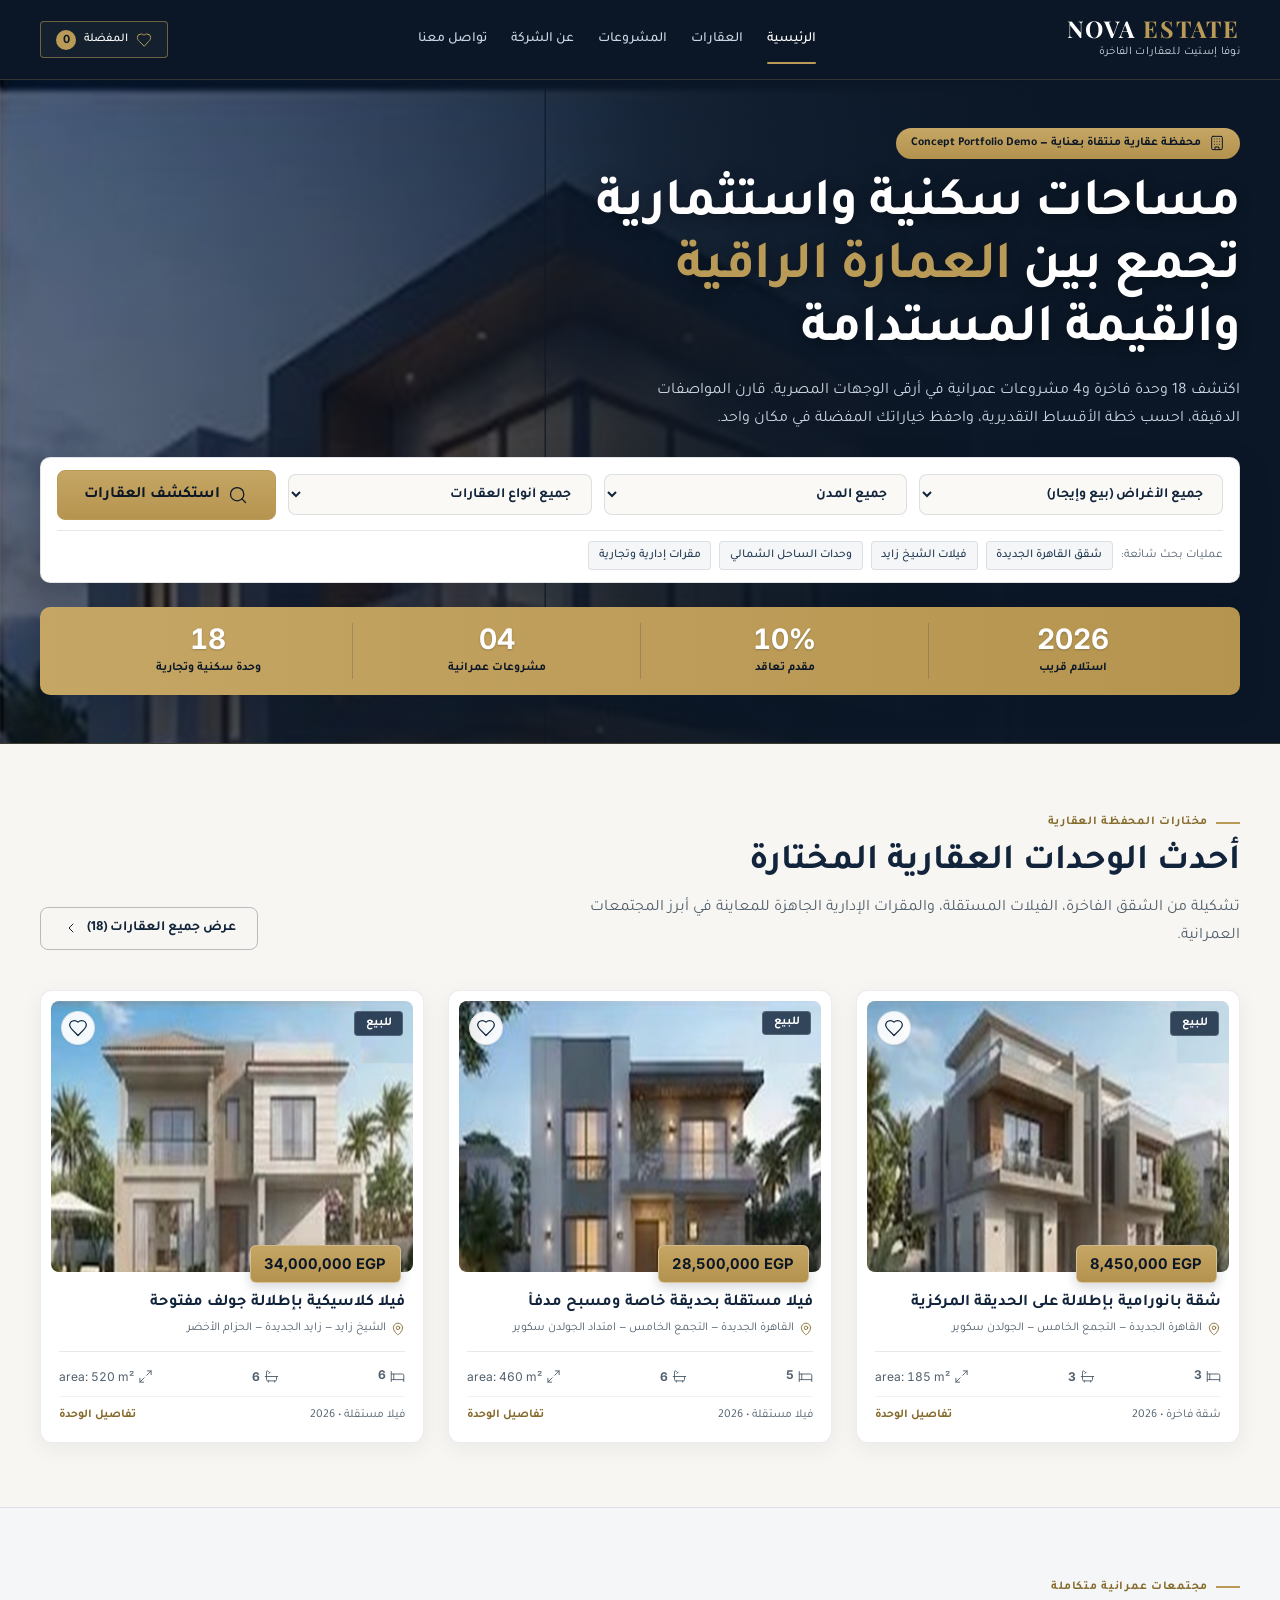
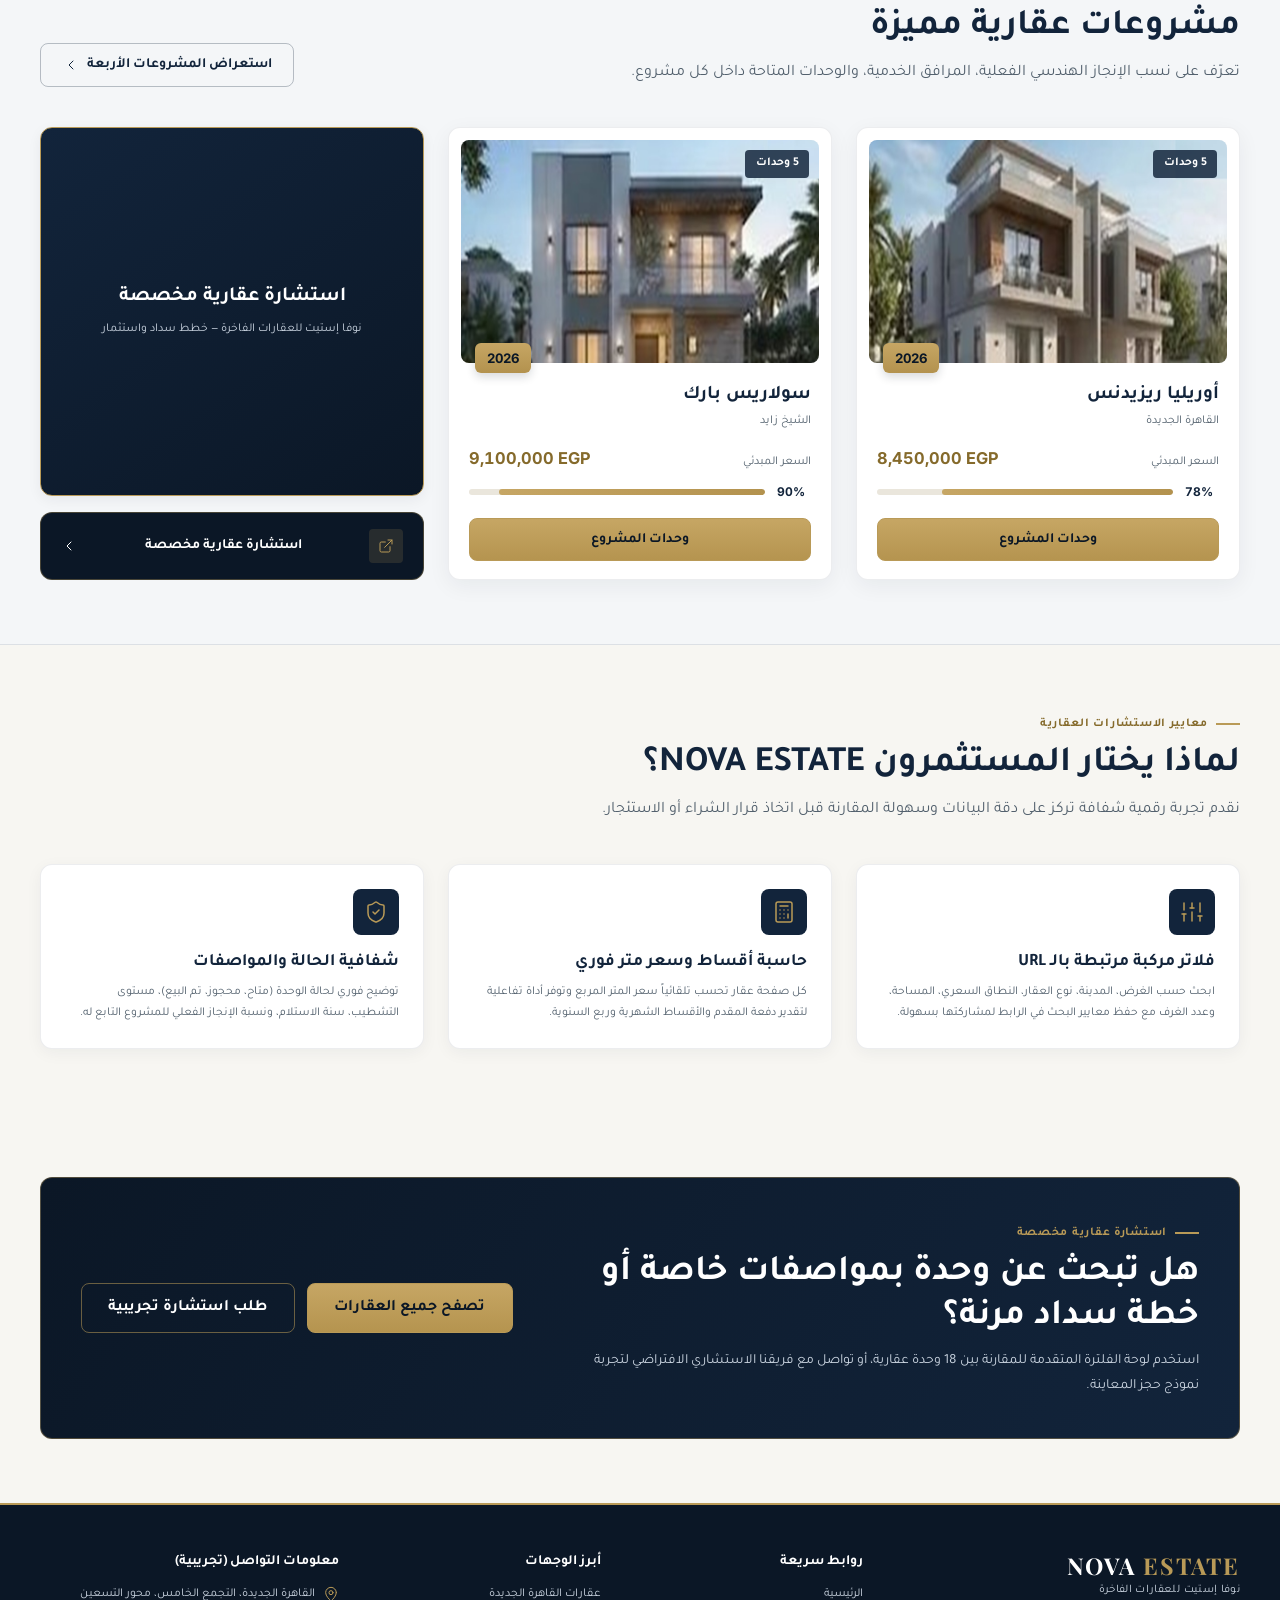
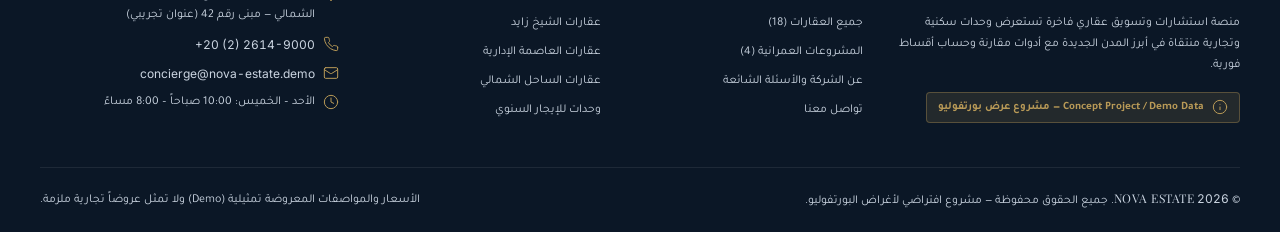
<file: index.html>
<!DOCTYPE html>
<html lang="ar" dir="rtl">
<head>
  <meta charset="UTF-8">
  <meta name="viewport" content="width=device-width, initial-scale=1.0">
  <title>NOVA ESTATE | نوفا إستيت للتسويق والاستشارات العقارية الفاخرة</title>
  <meta name="description" content="استكشف نخبة العقارات والمشروعات السكنية والتجارية الفاخرة في القاهرة الجديدة، الشيخ زايد، العاصمة الإدارية، والساحل الشمالي مع فلاتر ذكية وحاسبة أقساط فورية.">
  <meta property="og:title" content="NOVA ESTATE | نوفا إستيت للعقارات الفاخرة">
  <meta property="og:description" content="منصة تسويق عقاري فاخرة تضم 18 وحدة منتقاة و4 مشروعات عمرانية مع فلاتر متقدمة وحاسبة أقساط تجريبية.">
  <meta property="og:type" content="website">
  <link rel="icon" type="image/svg+xml" href="favicon.svg">

  <!-- Google Fonts: Playfair Display (600,700) + Inter (400,500,600,700) + Tajawal (400,500,700,800) -->
  <link rel="preconnect" href="https://fonts.googleapis.com">
  <link rel="preconnect" href="https://fonts.gstatic.com" crossorigin>
  <link href="https://fonts.googleapis.com/css2?family=Inter:wght@400;500;600;700&family=Playfair+Display:wght@600;700&family=Tajawal:wght@400;500;700;800&display=swap" rel="stylesheet">

  <!-- Modular Design System Stylesheets -->
  <link rel="stylesheet" href="assets/css/tokens.css">
  <link rel="stylesheet" href="assets/css/base.css">
  <link rel="stylesheet" href="assets/css/components.css">
  <link rel="stylesheet" href="assets/css/pages.css">
  <link rel="stylesheet" href="assets/css/responsive.css">
</head>
<body data-page="home">
  <!-- Skip Navigation Link for Keyboard Accessibility -->
  <a class="skip-link" href="#main-content">تخطي إلى المحتوى الرئيسي</a>

  <!-- ======================================================================
       SHARED SITE HEADER (Sticky Navigation + Live Favorites Drawer Trigger)
       ====================================================================== -->
  <header class="site-header">
    <div class="container header-inner">
      <a href="index.html" class="brand-logo" aria-label="NOVA ESTATE الصفحة الرئيسية">
        <span class="brand-logo__en">NOVA <span>ESTATE</span></span>
        <span class="brand-logo__sub">نوفا إستيت للعقارات الفاخرة</span>
      </a>

      <nav class="main-nav" id="main-navigation" aria-label="التنقل الرئيسي">
        <ul class="nav-list">
          <li><a href="index.html" class="nav-link nav-link--active" aria-current="page">الرئيسية</a></li>
          <li><a href="properties.html" class="nav-link">العقارات</a></li>
          <li><a href="developments.html" class="nav-link">المشروعات</a></li>
          <li><a href="about.html" class="nav-link">عن الشركة</a></li>
          <li><a href="contact.html" class="nav-link">تواصل معنا</a></li>
        </ul>
      </nav>

      <div class="header-actions">
        <!-- Favorites Drawer Trigger Button -->
        <button
          type="button"
          class="fav-trigger-btn"
          id="favorites-toggle-btn"
          aria-expanded="false"
          aria-controls="favorites-drawer"
          aria-label="فتح درج العقارات المفضلة"
        >
          <svg class="icon icon--md" aria-hidden="true" focusable="false">
            <use href="assets/icons/sprite.svg#icon-heart"></use>
          </svg>
          <span class="fav-trigger-btn__label">المفضلة</span>
          <span class="fav-badge" id="favorites-count-badge" aria-live="polite">0</span>
        </button>

        <!-- Mobile Menu Toggle Button -->
        <button
          type="button"
          class="mobile-menu-btn"
          id="mobile-menu-toggle"
          aria-expanded="false"
          aria-controls="main-navigation"
          aria-label="فتح قائمة التنقل"
        >
          <svg class="icon icon--lg" aria-hidden="true" focusable="false">
            <use href="assets/icons/sprite.svg#icon-menu"></use>
          </svg>
        </button>
      </div>
    </div>
  </header>

  <!-- ======================================================================
       MAIN CONTENT
       ====================================================================== -->
  <main id="main-content">

    <!-- 1. HERO SECTION WITH QUICK SEARCH (Submits GET Query Params to properties.html) -->
    <section class="hero" aria-labelledby="hero-heading">
      <div class="container hero__inner">
        <div class="hero__content">
          <div class="hero__eyebrow">
            <svg class="icon icon--sm" aria-hidden="true" focusable="false">
              <use href="assets/icons/sprite.svg#icon-building"></use>
            </svg>
            <span>محفظة عقارية منتقاة بعناية — Concept Portfolio Demo</span>
          </div>
          <h1 id="hero-heading" class="hero__title">
            مساحات سكنية واستثمارية تجمع بين <span>العمارة الراقية</span> والقيمة المستدامة
          </h1>
          <p class="hero__subtitle">
            اكتشف 18 وحدة فاخرة و4 مشروعات عمرانية في أرقى الوجهات المصرية. قارن المواصفات الدقيقة، احسب خطة الأقساط التقديرية، واحفظ خياراتك المفضلة في مكان واحد.
          </p>
        </div>

        <!-- Hero Quick Search Panel (Direct GET submission to properties.html) -->
        <div class="hero-search" role="search" aria-label="بحث سريع في العقارات">
          <form id="hero-search-form" class="hero-search__form" action="properties.html" method="get">
            <div class="form-group">
              <label for="hero-purpose" class="form-label">الغرض العقاري</label>
              <select id="hero-purpose" name="purpose" class="form-select">
                <option value="">جميع الأغراض (بيع وإيجار)</option>
                <option value="sale">للبيع (تملك واستثمار)</option>
                <option value="rent">للإيجار السنوي</option>
              </select>
            </div>

            <div class="form-group">
              <label for="hero-city" class="form-label">المدينة / الوجهة</label>
              <select id="hero-city" name="city" class="form-select">
                <option value="">جميع المدن</option>
                <option value="القاهرة الجديدة">القاهرة الجديدة</option>
                <option value="الشيخ زايد">الشيخ زايد</option>
                <option value="العاصمة الإدارية">العاصمة الإدارية</option>
                <option value="الساحل الشمالي">الساحل الشمالي</option>
              </select>
            </div>

            <div class="form-group">
              <label for="hero-type" class="form-label">نوع الوحدة</label>
              <select id="hero-type" name="type" class="form-select">
                <option value="">جميع أنواع العقارات</option>
                <option value="apartment">شقة فاخرة</option>
                <option value="villa">فيلا مستقلة</option>
                <option value="townhouse">تاون هاوس</option>
                <option value="duplex">دوبلكس / بنتهاوس</option>
                <option value="commercial">وحدة تجارية / إدارية</option>
              </select>
            </div>

            <button type="submit" class="btn btn--primary btn--lg">
              <svg class="icon icon--md" aria-hidden="true" focusable="false">
                <use href="assets/icons/sprite.svg#icon-search"></use>
              </svg>
              <span>استكشف العقارات</span>
            </button>
          </form>

          <div class="hero-search__quick">
            <span>عمليات بحث شائعة:</span>
            <a href="properties.html?city=القاهرة+الجديدة&type=apartment" class="hero-search__quick-link">شقق القاهرة الجديدة</a>
            <a href="properties.html?city=الشيخ+زايد&type=villa" class="hero-search__quick-link">فيلات الشيخ زايد</a>
            <a href="properties.html?city=الساحل+الشمالي" class="hero-search__quick-link">وحدات الساحل الشمالي</a>
            <a href="properties.html?type=commercial" class="hero-search__quick-link">مقرات إدارية وتجارية</a>
          </div>
        </div>

        <!-- Editorial Portfolio Metrics (Solid Gold Bar matching Screen 1 Mockup) -->
        <div class="hero__stats" aria-label="إحصائيات المحفظة العقارية التجريبية">
          <div class="hero-stat">
            <span class="hero-stat__num num-tabular">2026</span>
            <span class="hero-stat__label">استلام قريب</span>
          </div>
          <div class="hero-stat">
            <span class="hero-stat__num num-tabular">10%</span>
            <span class="hero-stat__label">مقدم تعاقد</span>
          </div>
          <div class="hero-stat">
            <span class="hero-stat__num num-tabular">04</span>
            <span class="hero-stat__label">مشروعات عمرانية</span>
          </div>
          <div class="hero-stat">
            <span class="hero-stat__num num-tabular">18</span>
            <span class="hero-stat__label">وحدة سكنية وتجارية</span>
          </div>
        </div>
      </div>
    </section>

    <!-- 2. FEATURED PROPERTIES SECTION (Shared Property Card Anatomy) -->
    <section class="section" aria-labelledby="featured-properties-heading">
      <div class="container">
        <div class="section-header">
          <div class="section-header__copy">
            <span class="eyebrow">مختارات المحفظة العقارية</span>
            <h2 id="featured-properties-heading" class="section-title">أحدث الوحدات العقارية المختارة</h2>
            <p class="section-subtitle">
              تشكيلة من الشقق الفاخرة، الفيلات المستقلة، والمقرات الإدارية الجاهزة للمعاينة في أبرز المجتمعات العمرانية.
            </p>
          </div>
          <a href="properties.html" class="btn btn--outline">
            <span>عرض جميع العقارات (18)</span>
            <svg class="icon icon--sm" aria-hidden="true" focusable="false">
              <use href="assets/icons/sprite.svg#icon-chevron-left"></use>
            </svg>
          </a>
        </div>

        <!-- Properties Grid (Hydrated dynamically by JS, with initial static cards matching Screen 1) -->
        <div class="properties-grid" id="home-featured-properties" aria-live="polite">
          <!-- Card 1: apt-001 -->
          <article class="property-card" data-property-id="apt-001">
            <div class="property-card__media-wrap">
              <div class="property-card__media">
                <a href="property.html?id=apt-001" tabindex="-1" aria-hidden="true">
                  <img
                    src="assets/images/properties/villa-modern.jpg"
                    alt="شقة بانورامية بإطلالة على الحديقة المركزية في القاهرة الجديدة"
                    class="property-card__img"
                    width="800"
                    height="600"
                    loading="eager"
                  >
                </a>
                <div class="property-card__badges">
                  <span class="badge badge--purpose">للبيع</span>
                </div>
                <button
                  type="button"
                  class="property-card__fav-btn"
                  data-fav-btn="apt-001"
                  aria-pressed="false"
                  aria-label="إضافة شقة بانورامية بإطلالة على الحديقة المركزية إلى المفضلة"
                >
                  <svg class="icon icon--md" aria-hidden="true" focusable="false">
                    <use href="assets/icons/sprite.svg#icon-heart"></use>
                  </svg>
                </button>
              </div>
              <div class="property-card__price-pill num-tabular">8,450,000 EGP</div>
            </div>

            <div class="property-card__body">
              <h3 class="property-card__title">
                <a href="property.html?id=apt-001">شقة بانورامية بإطلالة على الحديقة المركزية</a>
              </h3>
              <p class="property-card__location">
                <svg class="icon icon--sm" aria-hidden="true" focusable="false">
                  <use href="assets/icons/sprite.svg#icon-map-pin"></use>
                </svg>
                <span>القاهرة الجديدة — التجمع الخامس</span>
              </p>

              <div class="property-card__specs" aria-label="مواصفات العقار">
                <span class="property-card__spec-item">
                  <svg class="icon icon--sm" aria-hidden="true" focusable="false">
                    <use href="assets/icons/sprite.svg#icon-bed"></use>
                  </svg>
                  <span><strong class="num-tabular">3</strong></span>
                </span>
                <span class="property-card__spec-item">
                  <svg class="icon icon--sm" aria-hidden="true" focusable="false">
                    <use href="assets/icons/sprite.svg#icon-bath"></use>
                  </svg>
                  <span><strong class="num-tabular">3</strong></span>
                </span>
                <span class="property-card__spec-item">
                  <svg class="icon icon--sm" aria-hidden="true" focusable="false">
                    <use href="assets/icons/sprite.svg#icon-area"></use>
                  </svg>
                  <span class="num-tabular">area: 185 m²</span>
                </span>
              </div>

              <div class="property-card__footer">
                <span>شقة فاخرة • 2026</span>
                <a href="property.html?id=apt-001" class="property-card__cta">
                  <span>تفاصيل الوحدة</span>
                </a>
              </div>
            </div>
          </article>

          <!-- Card 2: vil-003 -->
          <article class="property-card" data-property-id="vil-003">
            <div class="property-card__media-wrap">
              <div class="property-card__media">
                <a href="property.html?id=vil-003" tabindex="-1" aria-hidden="true">
                  <img
                    src="assets/images/properties/villa-contemporary.jpg"
                    alt="فيلا مستقلة بحديقة خاصة ومسبح مدفأ في القاهرة الجديدة"
                    class="property-card__img"
                    width="800"
                    height="600"
                    loading="lazy"
                  >
                </a>
                <div class="property-card__badges">
                  <span class="badge badge--purpose">للبيع</span>
                </div>
                <button
                  type="button"
                  class="property-card__fav-btn"
                  data-fav-btn="vil-003"
                  aria-pressed="false"
                  aria-label="إضافة فيلا مستقلة بحديقة خاصة ومسبح مدفأ إلى المفضلة"
                >
                  <svg class="icon icon--md" aria-hidden="true" focusable="false">
                    <use href="assets/icons/sprite.svg#icon-heart"></use>
                  </svg>
                </button>
              </div>
              <div class="property-card__price-pill num-tabular">28,500,000 EGP</div>
            </div>

            <div class="property-card__body">
              <h3 class="property-card__title">
                <a href="property.html?id=vil-003">فيلا مستقلة بحديقة خاصة ومسبح مدفأ</a>
              </h3>
              <p class="property-card__location">
                <svg class="icon icon--sm" aria-hidden="true" focusable="false">
                  <use href="assets/icons/sprite.svg#icon-map-pin"></use>
                </svg>
                <span>القاهرة الجديدة — امتداد الجولدن سكوير</span>
              </p>

              <div class="property-card__specs" aria-label="مواصفات العقار">
                <span class="property-card__spec-item">
                  <svg class="icon icon--sm" aria-hidden="true" focusable="false">
                    <use href="assets/icons/sprite.svg#icon-bed"></use>
                  </svg>
                  <span><strong class="num-tabular">5</strong></span>
                </span>
                <span class="property-card__spec-item">
                  <svg class="icon icon--sm" aria-hidden="true" focusable="false">
                    <use href="assets/icons/sprite.svg#icon-bath"></use>
                  </svg>
                  <span><strong class="num-tabular">6</strong></span>
                </span>
                <span class="property-card__spec-item">
                  <svg class="icon icon--sm" aria-hidden="true" focusable="false">
                    <use href="assets/icons/sprite.svg#icon-area"></use>
                  </svg>
                  <span class="num-tabular">area: 460 m²</span>
                </span>
              </div>

              <div class="property-card__footer">
                <span>فيلا مستقلة • 2026</span>
                <a href="property.html?id=vil-003" class="property-card__cta">
                  <span>تفاصيل الوحدة</span>
                </a>
              </div>
            </div>
          </article>

          <!-- Card 3: vil-006 -->
          <article class="property-card" data-property-id="vil-006">
            <div class="property-card__media-wrap">
              <div class="property-card__media">
                <a href="property.html?id=vil-006" tabindex="-1" aria-hidden="true">
                  <img
                    src="assets/images/properties/villa-pool.jpg"
                    alt="فيلا كلاسيكية بإطلالة جولف مفتوحة في الشيخ زايد"
                    class="property-card__img"
                    width="800"
                    height="600"
                    loading="lazy"
                  >
                </a>
                <div class="property-card__badges">
                  <span class="badge badge--purpose">للبيع</span>
                </div>
                <button
                  type="button"
                  class="property-card__fav-btn"
                  data-fav-btn="vil-006"
                  aria-pressed="false"
                  aria-label="إضافة فيلا كلاسيكية بإطلالة جولف مفتوحة إلى المفضلة"
                >
                  <svg class="icon icon--md" aria-hidden="true" focusable="false">
                    <use href="assets/icons/sprite.svg#icon-heart"></use>
                  </svg>
                </button>
              </div>
              <div class="property-card__price-pill num-tabular">34,000,000 EGP</div>
            </div>

            <div class="property-card__body">
              <h3 class="property-card__title">
                <a href="property.html?id=vil-006">فيلا كلاسيكية بإطلالة جولف مفتوحة</a>
              </h3>
              <p class="property-card__location">
                <svg class="icon icon--sm" aria-hidden="true" focusable="false">
                  <use href="assets/icons/sprite.svg#icon-map-pin"></use>
                </svg>
                <span>الشيخ زايد — الحزام الأخضر</span>
              </p>

              <div class="property-card__specs" aria-label="مواصفات العقار">
                <span class="property-card__spec-item">
                  <svg class="icon icon--sm" aria-hidden="true" focusable="false">
                    <use href="assets/icons/sprite.svg#icon-bed"></use>
                  </svg>
                  <span><strong class="num-tabular">6</strong></span>
                </span>
                <span class="property-card__spec-item">
                  <svg class="icon icon--sm" aria-hidden="true" focusable="false">
                    <use href="assets/icons/sprite.svg#icon-bath"></use>
                  </svg>
                  <span><strong class="num-tabular">6</strong></span>
                </span>
                <span class="property-card__spec-item">
                  <svg class="icon icon--sm" aria-hidden="true" focusable="false">
                    <use href="assets/icons/sprite.svg#icon-area"></use>
                  </svg>
                  <span class="num-tabular">area: 520 m²</span>
                </span>
              </div>

              <div class="property-card__footer">
                <span>فيلا مستقلة • 2026</span>
                <a href="property.html?id=vil-006" class="property-card__cta">
                  <span>تفاصيل الوحدة</span>
                </a>
              </div>
            </div>
          </article>
        </div>
      </div>
    </section>

    <!-- 3. FEATURED DEVELOPMENTS SECTION -->
    <section class="section section--subtle" aria-labelledby="featured-devs-heading">
      <div class="container">
        <div class="section-header">
          <div class="section-header__copy">
            <span class="eyebrow">مجتمعات عمرانية متكاملة</span>
            <h2 id="featured-devs-heading" class="section-title">مشروعات عقارية مميزة</h2>
            <p class="section-subtitle">
              تعرّف على نسب الإنجاز الهندسي الفعلية، المرافق الخدمية، والوحدات المتاحة داخل كل مشروع.
            </p>
          </div>
          <a href="developments.html" class="btn btn--outline">
            <span>استعراض المشروعات الأربعة</span>
            <svg class="icon icon--sm" aria-hidden="true" focusable="false">
              <use href="assets/icons/sprite.svg#icon-chevron-left"></use>
            </svg>
          </a>
        </div>

        <div class="developments-grid" id="home-featured-developments" aria-live="polite">
          <!-- Development Card 1 -->
          <article class="dev-card" data-development-id="dev-001">
            <div class="dev-card__media">
              <a href="development.html?id=dev-001" tabindex="-1" aria-hidden="true">
                <img
                  src="assets/images/developments/dev-cover.svg"
                  alt="مشروع أوريليا ريزيدنس في القاهرة الجديدة"
                  class="dev-card__img"
                  width="800"
                  height="450"
                  loading="lazy"
                >
              </a>
              <div class="dev-card__overlay-badges">
                <span class="badge badge--purpose">القاهرة الجديدة</span>
                <span class="badge badge--gold">5 وحدات مدرجة</span>
              </div>
            </div>
            <div class="dev-card__body">
              <h3 class="dev-card__title">
                <a href="development.html?id=dev-001">أوريليا ريزيدنس — Aurelia Residences</a>
              </h3>
              <p class="dev-card__summary">
                مجتمع سكني وإداري متكامل في قلب الجولدن سكوير يجمع بين العمارة الأوروبية الكلاسيكية والمسطحات الخضراء المفتوحة بنسبة بنائية لا تتجاوز 20%.
              </p>
              <div class="dev-card__progress">
                <div class="dev-card__progress-header">
                  <span>نسبة الإنجاز الإنشائي</span>
                  <span class="num-tabular">78%</span>
                </div>
                <div class="progress-bar" role="progressbar" aria-valuenow="78" aria-valuemin="0" aria-valuemax="100" aria-label="نسبة إنجاز أوريليا ريزيدنس">
                  <div class="progress-bar__fill" style="width: 78%;"></div>
                </div>
              </div>
              <div class="dev-card__meta">
                <div class="dev-card__meta-item">
                  <span class="dev-card__meta-label">السعر الابتدائي</span>
                  <span class="dev-card__meta-val num-tabular">8,450,000 EGP</span>
                </div>
                <div class="dev-card__meta-item">
                  <span class="dev-card__meta-label">سنة التسليم</span>
                  <span class="dev-card__meta-val num-tabular">2026</span>
                </div>
                <div class="dev-card__meta-item">
                  <span class="dev-card__meta-label">استكشاف</span>
                  <a href="development.html?id=dev-001" class="property-card__cta">
                    <span>وحدات المشروع</span>
                    <svg class="icon icon--sm" aria-hidden="true" focusable="false">
                      <use href="assets/icons/sprite.svg#icon-chevron-left"></use>
                    </svg>
                  </a>
                </div>
              </div>
            </div>
          </article>

          <!-- Development Card 2 -->
          <article class="dev-card" data-development-id="dev-002">
            <div class="dev-card__media">
              <a href="development.html?id=dev-002" tabindex="-1" aria-hidden="true">
                <img
                  src="assets/images/developments/dev-cover.svg"
                  alt="مشروع سولاريس بارك في الشيخ زايد"
                  class="dev-card__img"
                  width="800"
                  height="450"
                  loading="lazy"
                >
              </a>
              <div class="dev-card__overlay-badges">
                <span class="badge badge--purpose">الشيخ زايد</span>
                <span class="badge badge--gold">5 وحدات مدرجة</span>
              </div>
            </div>
            <div class="dev-card__body">
              <h3 class="dev-card__title">
                <a href="development.html?id=dev-002">سولاريس بارك — Solaris West Park</a>
              </h3>
              <p class="dev-card__summary">
                كمبوند فيلات وتاون هاوس منخفض الكثافة في امتداد الشيخ زايد بإطلالات مباشرة على ملاعب الجولف وممرات المشي المظللة.
              </p>
              <div class="dev-card__progress">
                <div class="dev-card__progress-header">
                  <span>نسبة الإنجاز الإنشائي</span>
                  <span class="num-tabular">90%</span>
                </div>
                <div class="progress-bar" role="progressbar" aria-valuenow="90" aria-valuemin="0" aria-valuemax="100" aria-label="نسبة إنجاز سولاريس بارك">
                  <div class="progress-bar__fill" style="width: 90%;"></div>
                </div>
              </div>
              <div class="dev-card__meta">
                <div class="dev-card__meta-item">
                  <span class="dev-card__meta-label">السعر الابتدائي</span>
                  <span class="dev-card__meta-val num-tabular">9,100,000 EGP</span>
                </div>
                <div class="dev-card__meta-item">
                  <span class="dev-card__meta-label">سنة التسليم</span>
                  <span class="dev-card__meta-val num-tabular">2026</span>
                </div>
                <div class="dev-card__meta-item">
                  <span class="dev-card__meta-label">استكشاف</span>
                  <a href="development.html?id=dev-002" class="property-card__cta">
                    <span>وحدات المشروع</span>
                    <svg class="icon icon--sm" aria-hidden="true" focusable="false">
                      <use href="assets/icons/sprite.svg#icon-chevron-left"></use>
                    </svg>
                  </a>
                </div>
              </div>
            </div>
          </article>
        </div>
      </div>
    </section>

    <!-- 4. VALUE PILLARS (WHY NOVA ESTATE) -->
    <section class="section" aria-labelledby="pillars-heading">
      <div class="container">
        <div class="section-header">
          <div class="section-header__copy">
            <span class="eyebrow">معايير الاستشارات العقارية</span>
            <h2 id="pillars-heading" class="section-title">لماذا يختار المستثمرون NOVA ESTATE؟</h2>
            <p class="section-subtitle">
              نقدم تجربة رقمية شفافة تركز على دقة البيانات وسهولة المقارنة قبل اتخاذ قرار الشراء أو الاستئجار.
            </p>
          </div>
        </div>

        <div class="pillars-grid">
          <article class="pillar-card">
            <div class="pillar-card__icon">
              <svg class="icon icon--lg" aria-hidden="true" focusable="false">
                <use href="assets/icons/sprite.svg#icon-sliders"></use>
              </svg>
            </div>
            <h3 class="pillar-card__title">فلاتر مركبة مرتبطة بالـ URL</h3>
            <p class="pillar-card__desc">
              ابحث حسب الغرض، المدينة، نوع العقار، النطاق السعري، المساحة، وعدد الغرف مع حفظ معايير البحث في الرابط لمشاركتها بسهولة.
            </p>
          </article>

          <article class="pillar-card">
            <div class="pillar-card__icon">
              <svg class="icon icon--lg" aria-hidden="true" focusable="false">
                <use href="assets/icons/sprite.svg#icon-calculator"></use>
              </svg>
            </div>
            <h3 class="pillar-card__title">حاسبة أقساط وسعر متر فوري</h3>
            <p class="pillar-card__desc">
              كل صفحة عقار تحسب تلقائياً سعر المتر المربع وتوفر أداة تفاعلية لتقدير دفعة المقدم والأقساط الشهرية وربع السنوية.
            </p>
          </article>

          <article class="pillar-card">
            <div class="pillar-card__icon">
              <svg class="icon icon--lg" aria-hidden="true" focusable="false">
                <use href="assets/icons/sprite.svg#icon-shield-check"></use>
              </svg>
            </div>
            <h3 class="pillar-card__title">شفافية الحالة والمواصفات</h3>
            <p class="pillar-card__desc">
              توضيح فوري لحالة الوحدة (متاح، محجوز، تم البيع)، مستوى التشطيب، سنة الاستلام، ونسبة الإنجاز الفعلي للمشروع التابع له.
            </p>
          </article>
        </div>
      </div>
    </section>

    <!-- 5. EDITORIAL CTA SECTION -->
    <section class="section" aria-labelledby="cta-heading">
      <div class="container">
        <div class="cta-banner">
          <div class="cta-banner__copy">
            <span class="eyebrow">استشارة عقارية مخصصة</span>
            <h2 id="cta-heading" class="cta-banner__title">هل تبحث عن وحدة بمواصفات خاصة أو خطة سداد مرنة؟</h2>
            <p class="cta-banner__desc">
              استخدم لوحة الفلترة المتقدمة للمقارنة بين 18 وحدة عقارية، أو تواصل مع فريقنا الاستشاري الافتراضي لتجربة نموذج حجز المعاينة.
            </p>
          </div>
          <div class="cta-banner__actions">
            <a href="properties.html" class="btn btn--primary btn--lg">تصفح جميع العقارات</a>
            <a href="contact.html" class="btn btn--outline-light btn--lg">طلب استشارة تجريبية</a>
          </div>
        </div>
      </div>
    </section>
  </main>

  <!-- ======================================================================
       SHARED SITE FOOTER
       ====================================================================== -->
  <footer class="site-footer">
    <div class="container">
      <div class="footer-grid">
        <div>
          <a href="index.html" class="brand-logo" aria-label="NOVA ESTATE الصفحة الرئيسية">
            <span class="brand-logo__en">NOVA <span>ESTATE</span></span>
            <span class="brand-logo__sub">نوفا إستيت للعقارات الفاخرة</span>
          </a>
          <p class="footer-brand-desc">
            منصة استشارات وتسويق عقاري فاخرة تستعرض وحدات سكنية وتجارية منتقاة في أبرز المدن الجديدة مع أدوات مقارنة وحساب أقساط فورية.
          </p>
          <div class="footer-demo-tag">
            <svg class="icon icon--sm" aria-hidden="true" focusable="false">
              <use href="assets/icons/sprite.svg#icon-info"></use>
            </svg>
            <span>Concept Project / Demo Data — مشروع عرض بورتفوليو</span>
          </div>
        </div>

        <div>
          <h3 class="footer-col__title">روابط سريعة</h3>
          <ul class="footer-links">
            <li><a href="index.html">الرئيسية</a></li>
            <li><a href="properties.html">جميع العقارات (18)</a></li>
            <li><a href="developments.html">المشروعات العمرانية (4)</a></li>
            <li><a href="about.html">عن الشركة والأسئلة الشائعة</a></li>
            <li><a href="contact.html">تواصل معنا</a></li>
          </ul>
        </div>

        <div>
          <h3 class="footer-col__title">أبرز الوجهات</h3>
          <ul class="footer-links">
            <li><a href="properties.html?city=القاهرة+الجديدة">عقارات القاهرة الجديدة</a></li>
            <li><a href="properties.html?city=الشيخ+زايد">عقارات الشيخ زايد</a></li>
            <li><a href="properties.html?city=العاصمة+الإدارية">عقارات العاصمة الإدارية</a></li>
            <li><a href="properties.html?city=الساحل+الشمالي">عقارات الساحل الشمالي</a></li>
            <li><a href="properties.html?purpose=rent">وحدات للإيجار السنوي</a></li>
          </ul>
        </div>

        <div>
          <h3 class="footer-col__title">معلومات التواصل (تجريبية)</h3>
          <ul class="footer-contact-list">
            <li class="footer-contact-item">
              <svg class="icon icon--sm" aria-hidden="true" focusable="false">
                <use href="assets/icons/sprite.svg#icon-map-pin"></use>
              </svg>
              <span>القاهرة الجديدة، التجمع الخامس، محور التسعين الشمالي — مبنى رقم 42 (عنوان تجريبي)</span>
            </li>
            <li class="footer-contact-item">
              <svg class="icon icon--sm" aria-hidden="true" focusable="false">
                <use href="assets/icons/sprite.svg#icon-phone"></use>
              </svg>
              <span class="num-tabular">+20 (2) 2614-9000</span>
            </li>
            <li class="footer-contact-item">
              <svg class="icon icon--sm" aria-hidden="true" focusable="false">
                <use href="assets/icons/sprite.svg#icon-mail"></use>
              </svg>
              <span class="num-tabular">concierge@nova-estate.demo</span>
            </li>
            <li class="footer-contact-item">
              <svg class="icon icon--sm" aria-hidden="true" focusable="false">
                <use href="assets/icons/sprite.svg#icon-clock"></use>
              </svg>
              <span>الأحد – الخميس: 10:00 صباحاً – 8:00 مساءً</span>
            </li>
          </ul>
        </div>
      </div>

      <div class="footer-bottom">
        <p>© <span class="num-tabular">2026</span> <span class="brand-latin">NOVA ESTATE</span>. جميع الحقوق محفوظة — مشروع افتراضي لأغراض البورتفوليو.</p>
        <p>الأسعار والمواصفات المعروضة تمثيلية (Demo) ولا تمثل عروضاً تجارية ملزمة.</p>
      </div>
    </div>
  </footer>

  <!-- ======================================================================
       SHARED FAVORITES DRAWER (Persisted via LocalStorage: nova_estate_favorites_v1)
       ====================================================================== -->
  <div class="drawer-backdrop" id="favorites-backdrop" hidden></div>
  <aside
    class="drawer favorites-drawer"
    id="favorites-drawer"
    role="dialog"
    aria-modal="true"
    aria-labelledby="favorites-drawer-title"
    aria-hidden="true"
  >
    <div class="drawer__header">
      <h2 class="drawer__title" id="favorites-drawer-title">
        <svg class="icon icon--md" aria-hidden="true" focusable="false">
          <use href="assets/icons/sprite.svg#icon-heart-filled"></use>
        </svg>
        <span>العقارات المفضلة</span>
      </h2>
      <button
        type="button"
        class="drawer__close"
        id="favorites-close-btn"
        aria-label="إغلاق درج المفضلة"
      >
        <svg class="icon icon--md" aria-hidden="true" focusable="false">
          <use href="assets/icons/sprite.svg#icon-x"></use>
        </svg>
      </button>
    </div>

    <div class="drawer__body" id="favorites-drawer-body">
      <div class="state-box" id="favorites-empty-state">
        <div class="state-box__icon">
          <svg class="icon icon--lg" aria-hidden="true" focusable="false">
            <use href="assets/icons/sprite.svg#icon-heart"></use>
          </svg>
        </div>
        <h3 class="state-box__title">قائمة المفضلة فارغة حالياً</h3>
        <p class="state-box__desc">
          اضغط على أيقونة القلب أعلى أي بطاقة عقار لحفظه في هذه القائمة ومقارنته لاحقاً.
        </p>
        <a href="properties.html" class="btn btn--navy btn--sm">تصفح العقارات المتاحة</a>
      </div>
      <ul class="fav-list" id="favorites-drawer-list" hidden></ul>
    </div>

    <div class="drawer__footer" id="favorites-drawer-footer" hidden>
      <a href="properties.html?favorites=1" class="btn btn--primary btn--full">
        <span>عرض المفضلة في صفحة العقارات</span>
      </a>
      <button type="button" class="btn btn--ghost btn--sm btn--full" id="favorites-clear-btn">
        <svg class="icon icon--sm" aria-hidden="true" focusable="false">
          <use href="assets/icons/sprite.svg#icon-trash"></use>
        </svg>
        <span>مسح القائمة بالكامل</span>
      </button>
    </div>
  </aside>

  <!-- Main ES Module Entry Point (Will hydrate data & interactions in Stage 4) -->
  <script type="module" src="assets/js/app.js"></script>
</body>
</html>
</file>
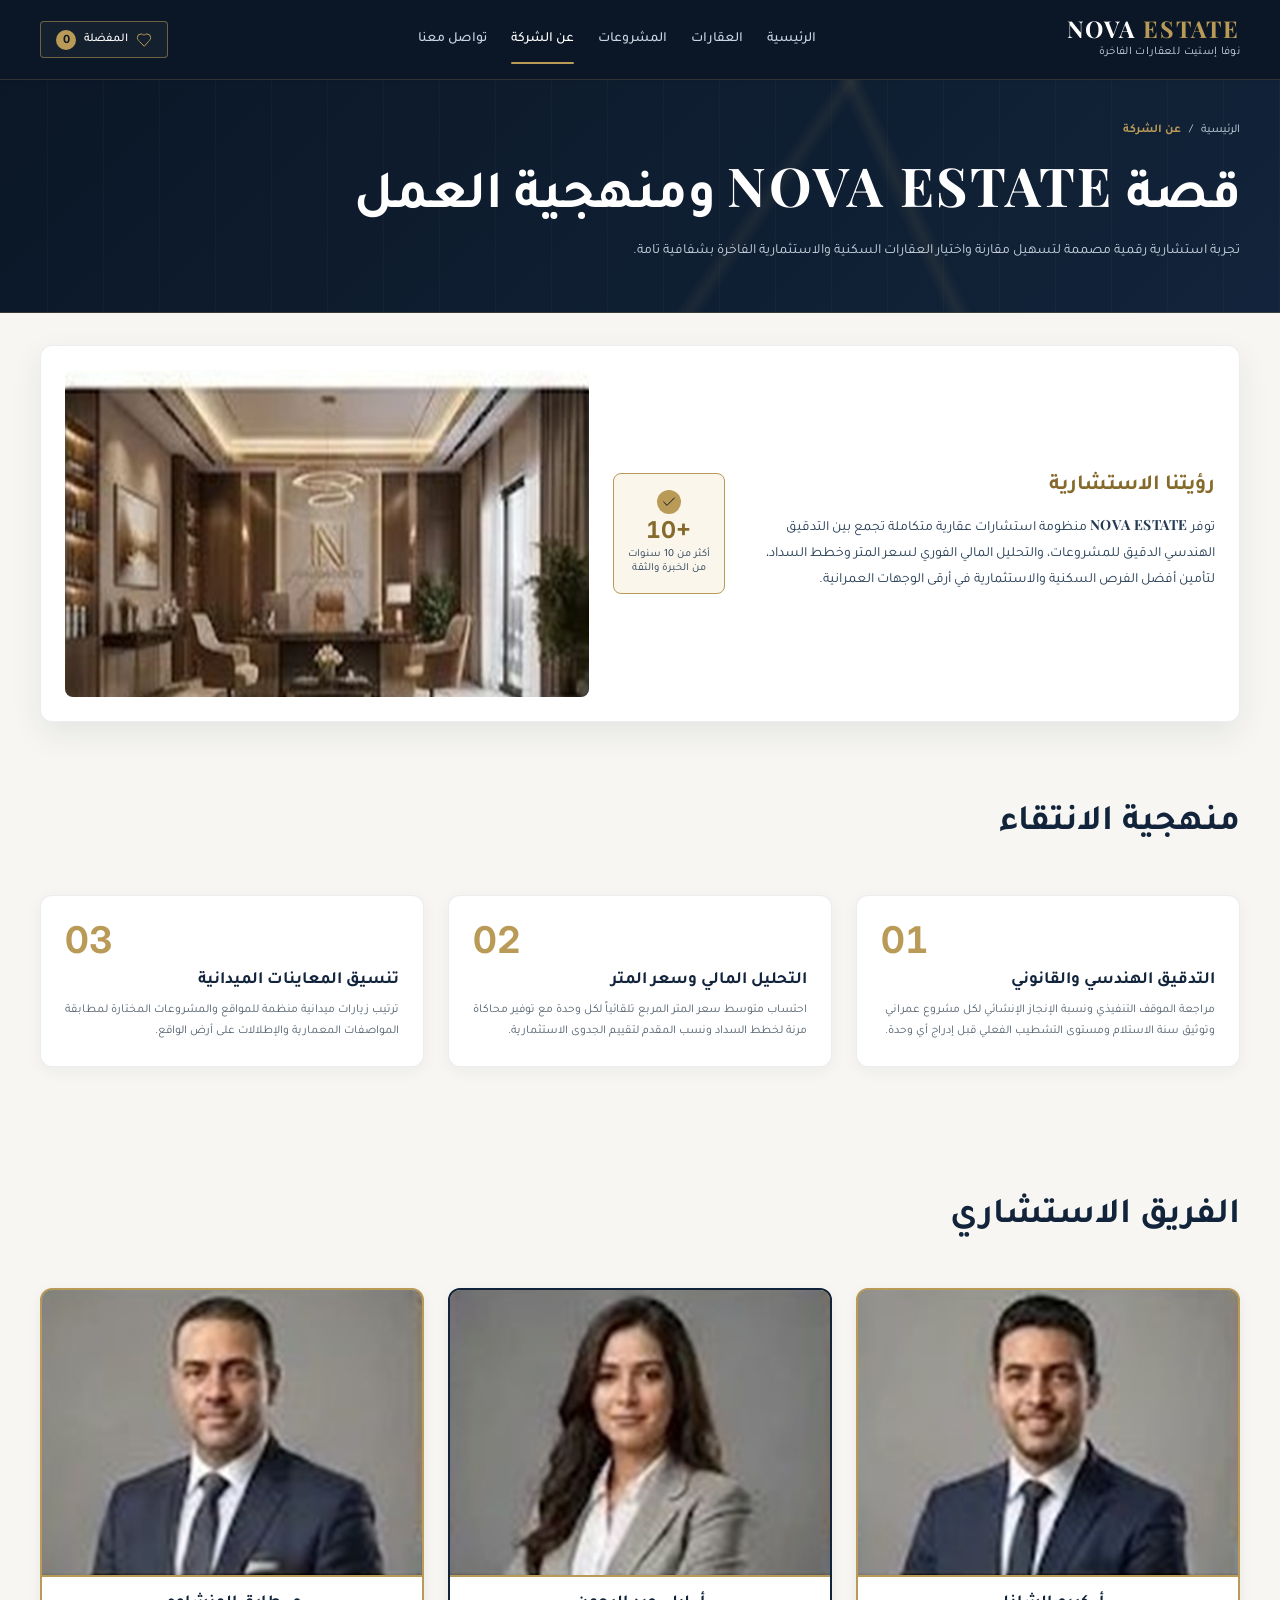
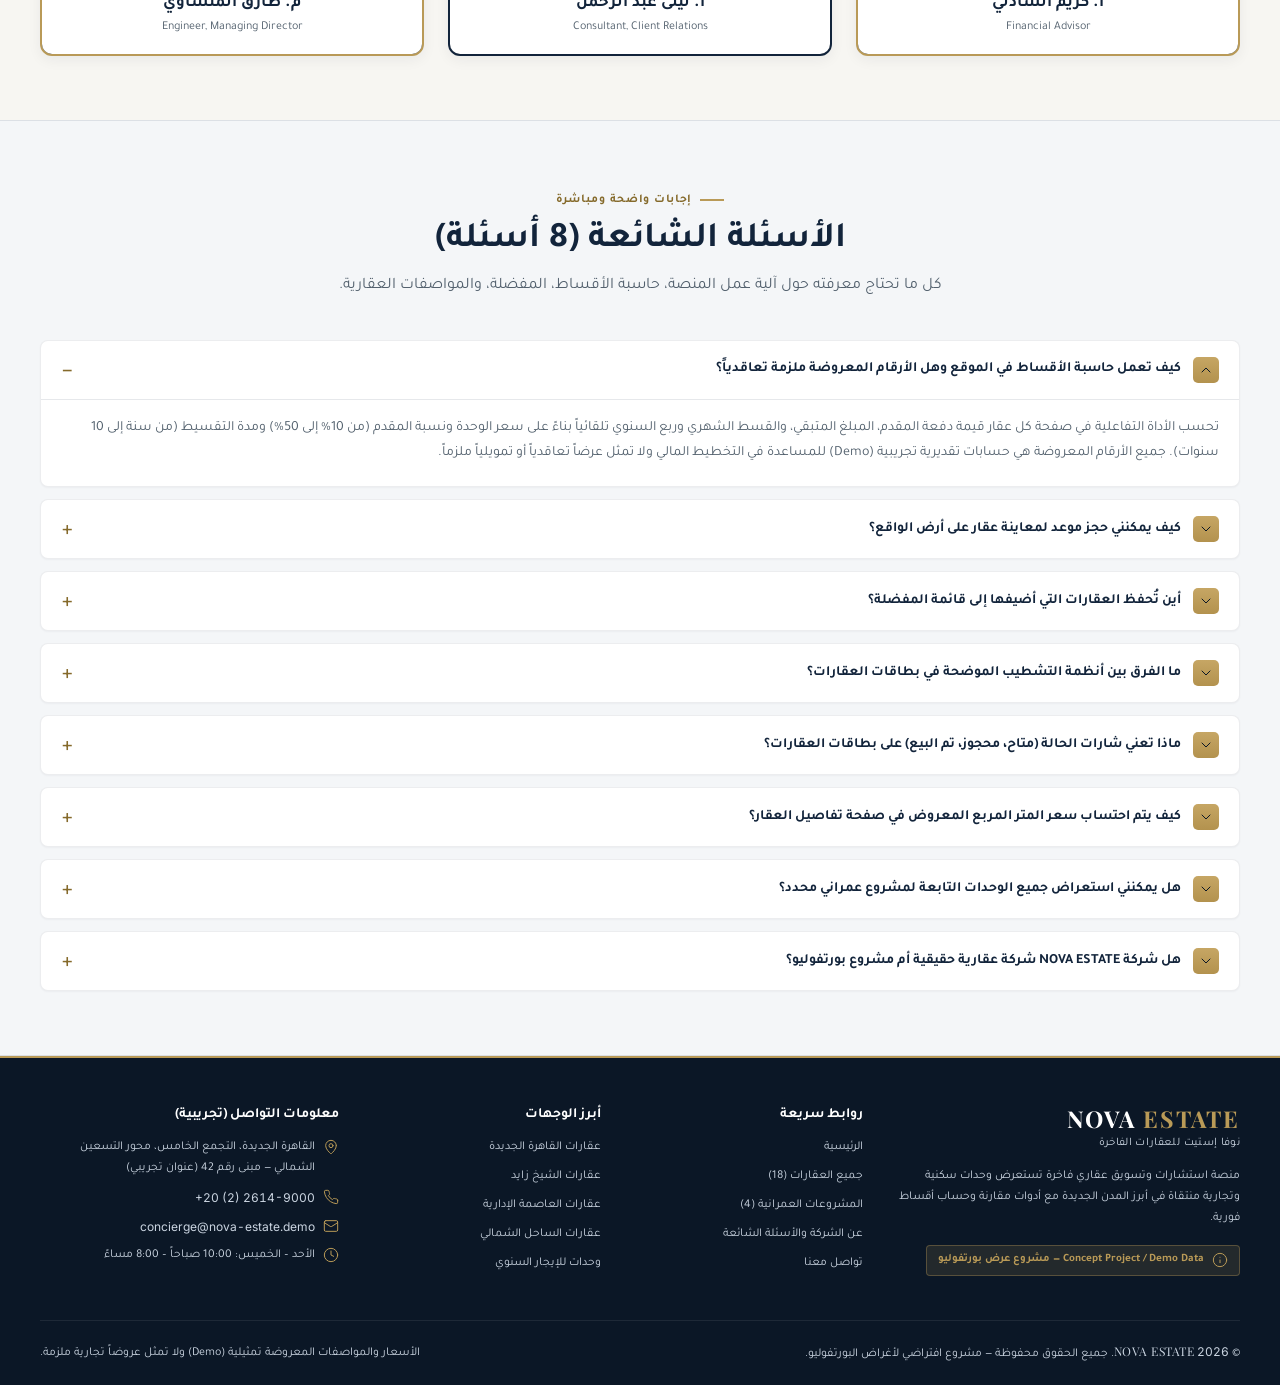
<file: about.html>
<!DOCTYPE html>
<html lang="ar" dir="rtl">
<head>
  <meta charset="UTF-8">
  <meta name="viewport" content="width=device-width, initial-scale=1.0">
  <title>عن الشركة والأسئلة الشائعة | NOVA ESTATE</title>
  <meta name="description" content="تعرّف على رؤية ومنهجية NOVA ESTATE في الاستشارات العقارية الفاخرة، الفريق الاستشاري الافتراضي، والإجابات التفصيلية عن الأسئلة الشائعة.">
  <meta property="og:title" content="عن الشركة والأسئلة الشائعة | NOVA ESTATE">
  <meta property="og:description" content="قصة NOVA ESTATE الافتراضية، أسلوب العمل، والأسئلة الشائعة حول العقارات والأقساط.">
  <meta property="og:type" content="website">
  <link rel="icon" type="image/svg+xml" href="favicon.svg">

  <!-- Google Fonts: Playfair Display + Inter + Tajawal -->
  <link rel="preconnect" href="https://fonts.googleapis.com">
  <link rel="preconnect" href="https://fonts.gstatic.com" crossorigin>
  <link href="https://fonts.googleapis.com/css2?family=Inter:wght@400;500;600;700&family=Playfair+Display:wght@600;700&family=Tajawal:wght@400;500;700;800&display=swap" rel="stylesheet">

  <!-- Modular Design System Stylesheets -->
  <link rel="stylesheet" href="assets/css/tokens.css">
  <link rel="stylesheet" href="assets/css/base.css">
  <link rel="stylesheet" href="assets/css/components.css">
  <link rel="stylesheet" href="assets/css/pages.css">
  <link rel="stylesheet" href="assets/css/responsive.css">
</head>
<body data-page="about">
  <a class="skip-link" href="#main-content">تخطي إلى المحتوى الرئيسي</a>

  <!-- ======================================================================
       SHARED SITE HEADER
       ====================================================================== -->
  <header class="site-header">
    <div class="container header-inner">
      <a href="index.html" class="brand-logo" aria-label="NOVA ESTATE الصفحة الرئيسية">
        <span class="brand-logo__en">NOVA <span>ESTATE</span></span>
        <span class="brand-logo__sub">نوفا إستيت للعقارات الفاخرة</span>
      </a>

      <nav class="main-nav" id="main-navigation" aria-label="التنقل الرئيسي">
        <ul class="nav-list">
          <li><a href="index.html" class="nav-link">الرئيسية</a></li>
          <li><a href="properties.html" class="nav-link">العقارات</a></li>
          <li><a href="developments.html" class="nav-link">المشروعات</a></li>
          <li><a href="about.html" class="nav-link nav-link--active" aria-current="page">عن الشركة</a></li>
          <li><a href="contact.html" class="nav-link">تواصل معنا</a></li>
        </ul>
      </nav>

      <div class="header-actions">
        <button
          type="button"
          class="fav-trigger-btn"
          id="favorites-toggle-btn"
          aria-expanded="false"
          aria-controls="favorites-drawer"
          aria-label="فتح درج العقارات المفضلة"
        >
          <svg class="icon icon--md" aria-hidden="true" focusable="false">
            <use href="assets/icons/sprite.svg#icon-heart"></use>
          </svg>
          <span class="fav-trigger-btn__label">المفضلة</span>
          <span class="fav-badge" id="favorites-count-badge" aria-live="polite">0</span>
        </button>

        <button
          type="button"
          class="mobile-menu-btn"
          id="mobile-menu-toggle"
          aria-expanded="false"
          aria-controls="main-navigation"
          aria-label="فتح قائمة التنقل"
        >
          <svg class="icon icon--lg" aria-hidden="true" focusable="false">
            <use href="assets/icons/sprite.svg#icon-menu"></use>
          </svg>
        </button>
      </div>
    </div>
  </header>

  <!-- ======================================================================
       MAIN CONTENT
       ====================================================================== -->
  <main id="main-content">
    <section class="page-hero" aria-labelledby="page-heading">
      <div class="container">
        <nav class="breadcrumb" aria-label="مسار الصفحة">
          <a href="index.html">الرئيسية</a>
          <span aria-hidden="true">/</span>
          <span class="breadcrumb__current" aria-current="page">عن الشركة</span>
        </nav>
        <h1 id="page-heading" class="page-hero__title">قصة <span class="brand-latin">NOVA ESTATE</span> ومنهجية العمل</h1>
        <p class="page-hero__subtitle">
          تجربة استشارية رقمية مصممة لتسهيل مقارنة واختيار العقارات السكنية والاستثمارية الفاخرة بشفافية تامة.
        </p>
      </div>
    </section>

    <!-- 1. FLOATING EDITORIAL VISION CARD (Matching Screen 5 Mockup) -->
    <section class="section about-vision-section" aria-labelledby="story-heading">
      <div class="container">
        <div class="about-vision-card">
          <div class="about-vision-card__content">
            <div class="about-vision-card__top">
              <div class="about-vision-card__copy">
                <h2 id="story-heading" class="about-vision-card__title">رؤيتنا الاستشارية</h2>
                <p class="about-vision-card__text">
                  توفر <strong class="brand-latin">NOVA ESTATE</strong> منظومة استشارات عقارية متكاملة تجمع بين التدقيق الهندسي الدقيق للمشروعات، والتحليل المالي الفوري لسعر المتر وخطط السداد، لتأمين أفضل الفرص السكنية والاستثمارية في أرقى الوجهات العمرانية.
                </p>
              </div>
              <div class="experience-badge-box" aria-label="أكثر من 10 سنوات خبرة">
                <span class="experience-badge-box__icon">
                  <svg class="icon icon--sm" aria-hidden="true" focusable="false">
                    <use href="assets/icons/sprite.svg#icon-check"></use>
                  </svg>
                </span>
                <strong class="experience-badge-box__num num-tabular">10+</strong>
                <span class="experience-badge-box__label">أكثر من 10 سنوات من الخبرة والثقة</span>
              </div>
            </div>
          </div>

          <div class="about-vision-card__media">
            <img
              src="assets/images/about/office-lounge.jpg"
              alt="قاعة الاستشارات العقارية في NOVA ESTATE"
              width="800"
              height="500"
              loading="eager"
            >
          </div>
        </div>
      </div>
    </section>

    <!-- 2. METHODOLOGY PILLARS (01, 02, 03 Gold Numbers matching Screen 5 Mockup) -->
    <section class="section" aria-labelledby="methodology-heading">
      <div class="container">
        <div class="section-header">
          <div class="section-header__copy">
            <h2 id="methodology-heading" class="section-title">منهجية الانتقاء</h2>
          </div>
        </div>

        <div class="pillars-grid">
          <article class="pillar-card pillar-card--numbered">
            <span class="pillar-card__num num-tabular">01</span>
            <h3 class="pillar-card__title">التدقيق الهندسي والقانوني</h3>
            <p class="pillar-card__desc">
              مراجعة الموقف التنفيذي ونسبة الإنجاز الإنشائي لكل مشروع عمراني وتوثيق سنة الاستلام ومستوى التشطيب الفعلي قبل إدراج أي وحدة.
            </p>
          </article>

          <article class="pillar-card pillar-card--numbered">
            <span class="pillar-card__num num-tabular">02</span>
            <h3 class="pillar-card__title">التحليل المالي وسعر المتر</h3>
            <p class="pillar-card__desc">
              احتساب متوسط سعر المتر المربع تلقائياً لكل وحدة مع توفير محاكاة مرنة لخطط السداد ونسب المقدم لتقييم الجدوى الاستثمارية.
            </p>
          </article>

          <article class="pillar-card pillar-card--numbered">
            <span class="pillar-card__num num-tabular">03</span>
            <h3 class="pillar-card__title">تنسيق المعاينات الميدانية</h3>
            <p class="pillar-card__desc">
              ترتيب زيارات ميدانية منظمة للمواقع والمشروعات المختارة لمطابقة المواصفات المعمارية والإطلالات على أرض الواقع.
            </p>
          </article>
        </div>
      </div>
    </section>

    <!-- 3. VIRTUAL ADVISORY TEAM (Framed Portraits matching Screen 5 Mockup) -->
    <section class="section" aria-labelledby="team-heading">
      <div class="container">
        <div class="section-header">
          <div class="section-header__copy">
            <h2 id="team-heading" class="section-title">الفريق الاستشاري</h2>
          </div>
        </div>

        <div class="team-grid">
          <article class="team-portrait-card">
            <div class="team-portrait-card__frame">
              <img
                src="assets/images/about/advisor-karim.jpg"
                alt="أ. كريم الشاذلي — مستشار المشروعات الساحلية والمالية"
                class="team-portrait-card__img"
                width="480"
                height="340"
                loading="lazy"
              >
            </div>
            <div class="team-portrait-card__plate">
              <h3 class="team-portrait-card__name">أ. كريم الشاذلي</h3>
              <p class="team-portrait-card__role" dir="ltr">Financial Advisor</p>
            </div>
          </article>

          <article class="team-portrait-card team-portrait-card--navy">
            <div class="team-portrait-card__frame">
              <img
                src="assets/images/about/advisor-laila.jpg"
                alt="أ. ليلى عبد الرحمن — مديرة استشارات العقارات السكنية"
                class="team-portrait-card__img"
                width="480"
                height="340"
                loading="lazy"
              >
            </div>
            <div class="team-portrait-card__plate">
              <h3 class="team-portrait-card__name">أ. ليلى عبد الرحمن</h3>
              <p class="team-portrait-card__role" dir="ltr">Consultant, Client Relations</p>
            </div>
          </article>

          <article class="team-portrait-card">
            <div class="team-portrait-card__frame">
              <img
                src="assets/images/about/advisor-tarek.jpg"
                alt="م. طارق المنشاوي — الشريك الإداري ورئيس قطاع الاستثمار"
                class="team-portrait-card__img"
                width="480"
                height="340"
                loading="lazy"
              >
            </div>
            <div class="team-portrait-card__plate">
              <h3 class="team-portrait-card__name">م. طارق المنشاوي</h3>
              <p class="team-portrait-card__role" dir="ltr">Engineer, Managing Director</p>
            </div>
          </article>
        </div>
      </div>
    </section>

    <!-- 4. FREQUENTLY ASKED QUESTIONS (8 FAQs from faqs.json) -->
    <section class="section section--subtle" id="faqs-section" aria-labelledby="faqs-heading">
      <div class="container">
        <div class="section-header" style="justify-content: center; text-align: center;">
          <div class="section-header__copy">
            <span class="eyebrow">إجابات واضحة ومباشرة</span>
            <h2 id="faqs-heading" class="section-title">الأسئلة الشائعة (8 أسئلة)</h2>
            <p class="section-subtitle">
              كل ما تحتاج معرفته حول آلية عمل المنصة، حاسبة الأقساط، المفضلة، والمواصفات العقارية.
            </p>
          </div>
        </div>

        <!-- Loading State -->
        <div class="state-box" id="faqs-loading-state" role="status">
          <h3 class="state-box__title">جاري تحميل الأسئلة الشائعة...</h3>
        </div>

        <!-- Error State -->
        <div class="state-box" id="faqs-error-state" role="alert" hidden>
          <h3 class="state-box__title">تعذّر تحميل ملف الأسئلة الشائعة</h3>
          <p class="state-box__desc">يرجى التأكد من تشغيل الموقع عبر خادم HTTP محلي ثم تحديث الصفحة.</p>
        </div>

        <!-- FAQ Accordion List -->
        <div class="faq-list" id="faqs-list" hidden></div>
      </div>
    </section>
  </main>

  <!-- ======================================================================
       SHARED SITE FOOTER
       ====================================================================== -->
  <footer class="site-footer">
    <div class="container">
      <div class="footer-grid">
        <div>
          <a href="index.html" class="brand-logo" aria-label="NOVA ESTATE الصفحة الرئيسية">
            <span class="brand-logo__en">NOVA <span>ESTATE</span></span>
            <span class="brand-logo__sub">نوفا إستيت للعقارات الفاخرة</span>
          </a>
          <p class="footer-brand-desc">
            منصة استشارات وتسويق عقاري فاخرة تستعرض وحدات سكنية وتجارية منتقاة في أبرز المدن الجديدة مع أدوات مقارنة وحساب أقساط فورية.
          </p>
          <div class="footer-demo-tag">
            <svg class="icon icon--sm" aria-hidden="true" focusable="false">
              <use href="assets/icons/sprite.svg#icon-info"></use>
            </svg>
            <span>Concept Project / Demo Data — مشروع عرض بورتفوليو</span>
          </div>
        </div>

        <div>
          <h3 class="footer-col__title">روابط سريعة</h3>
          <ul class="footer-links">
            <li><a href="index.html">الرئيسية</a></li>
            <li><a href="properties.html">جميع العقارات (18)</a></li>
            <li><a href="developments.html">المشروعات العمرانية (4)</a></li>
            <li><a href="about.html">عن الشركة والأسئلة الشائعة</a></li>
            <li><a href="contact.html">تواصل معنا</a></li>
          </ul>
        </div>

        <div>
          <h3 class="footer-col__title">أبرز الوجهات</h3>
          <ul class="footer-links">
            <li><a href="properties.html?city=القاهرة+الجديدة">عقارات القاهرة الجديدة</a></li>
            <li><a href="properties.html?city=الشيخ+زايد">عقارات الشيخ زايد</a></li>
            <li><a href="properties.html?city=العاصمة+الإدارية">عقارات العاصمة الإدارية</a></li>
            <li><a href="properties.html?city=الساحل+الشمالي">عقارات الساحل الشمالي</a></li>
            <li><a href="properties.html?purpose=rent">وحدات للإيجار السنوي</a></li>
          </ul>
        </div>

        <div>
          <h3 class="footer-col__title">معلومات التواصل (تجريبية)</h3>
          <ul class="footer-contact-list">
            <li class="footer-contact-item">
              <svg class="icon icon--sm" aria-hidden="true" focusable="false">
                <use href="assets/icons/sprite.svg#icon-map-pin"></use>
              </svg>
              <span>القاهرة الجديدة، التجمع الخامس، محور التسعين الشمالي — مبنى رقم 42 (عنوان تجريبي)</span>
            </li>
            <li class="footer-contact-item">
              <svg class="icon icon--sm" aria-hidden="true" focusable="false">
                <use href="assets/icons/sprite.svg#icon-phone"></use>
              </svg>
              <span class="num-tabular">+20 (2) 2614-9000</span>
            </li>
            <li class="footer-contact-item">
              <svg class="icon icon--sm" aria-hidden="true" focusable="false">
                <use href="assets/icons/sprite.svg#icon-mail"></use>
              </svg>
              <span class="num-tabular">concierge@nova-estate.demo</span>
            </li>
            <li class="footer-contact-item">
              <svg class="icon icon--sm" aria-hidden="true" focusable="false">
                <use href="assets/icons/sprite.svg#icon-clock"></use>
              </svg>
              <span>الأحد – الخميس: 10:00 صباحاً – 8:00 مساءً</span>
            </li>
          </ul>
        </div>
      </div>

      <div class="footer-bottom">
        <p>© <span class="num-tabular">2026</span> <span class="brand-latin">NOVA ESTATE</span>. جميع الحقوق محفوظة — مشروع افتراضي لأغراض البورتفوليو.</p>
        <p>الأسعار والمواصفات المعروضة تمثيلية (Demo) ولا تمثل عروضاً تجارية ملزمة.</p>
      </div>
    </div>
  </footer>

  <!-- ======================================================================
       SHARED FAVORITES DRAWER
       ====================================================================== -->
  <div class="drawer-backdrop" id="favorites-backdrop" hidden></div>
  <aside
    class="drawer favorites-drawer"
    id="favorites-drawer"
    role="dialog"
    aria-modal="true"
    aria-labelledby="favorites-drawer-title"
    aria-hidden="true"
  >
    <div class="drawer__header">
      <h2 class="drawer__title" id="favorites-drawer-title">
        <svg class="icon icon--md" aria-hidden="true" focusable="false">
          <use href="assets/icons/sprite.svg#icon-heart-filled"></use>
        </svg>
        <span>العقارات المفضلة</span>
      </h2>
      <button
        type="button"
        class="drawer__close"
        id="favorites-close-btn"
        aria-label="إغلاق درج المفضلة"
      >
        <svg class="icon icon--md" aria-hidden="true" focusable="false">
          <use href="assets/icons/sprite.svg#icon-x"></use>
        </svg>
      </button>
    </div>

    <div class="drawer__body" id="favorites-drawer-body">
      <div class="state-box" id="favorites-empty-state">
        <div class="state-box__icon">
          <svg class="icon icon--lg" aria-hidden="true" focusable="false">
            <use href="assets/icons/sprite.svg#icon-heart"></use>
          </svg>
        </div>
        <h3 class="state-box__title">قائمة المفضلة فارغة حالياً</h3>
        <p class="state-box__desc">
          اضغط على أيقونة القلب أعلى أي بطاقة عقار لحفظه في هذه القائمة ومقارنته لاحقاً.
        </p>
        <a href="properties.html" class="btn btn--navy btn--sm">تصفح العقارات المتاحة</a>
      </div>
      <ul class="fav-list" id="favorites-drawer-list" hidden></ul>
    </div>

    <div class="drawer__footer" id="favorites-drawer-footer" hidden>
      <a href="properties.html?favorites=1" class="btn btn--primary btn--full">
        <span>عرض المفضلة في صفحة العقارات</span>
      </a>
      <button type="button" class="btn btn--ghost btn--sm btn--full" id="favorites-clear-btn">
        <svg class="icon icon--sm" aria-hidden="true" focusable="false">
          <use href="assets/icons/sprite.svg#icon-trash"></use>
        </svg>
        <span>مسح القائمة بالكامل</span>
      </button>
    </div>
  </aside>

  <script type="module" src="assets/js/app.js"></script>
</body>
</html>
</file>
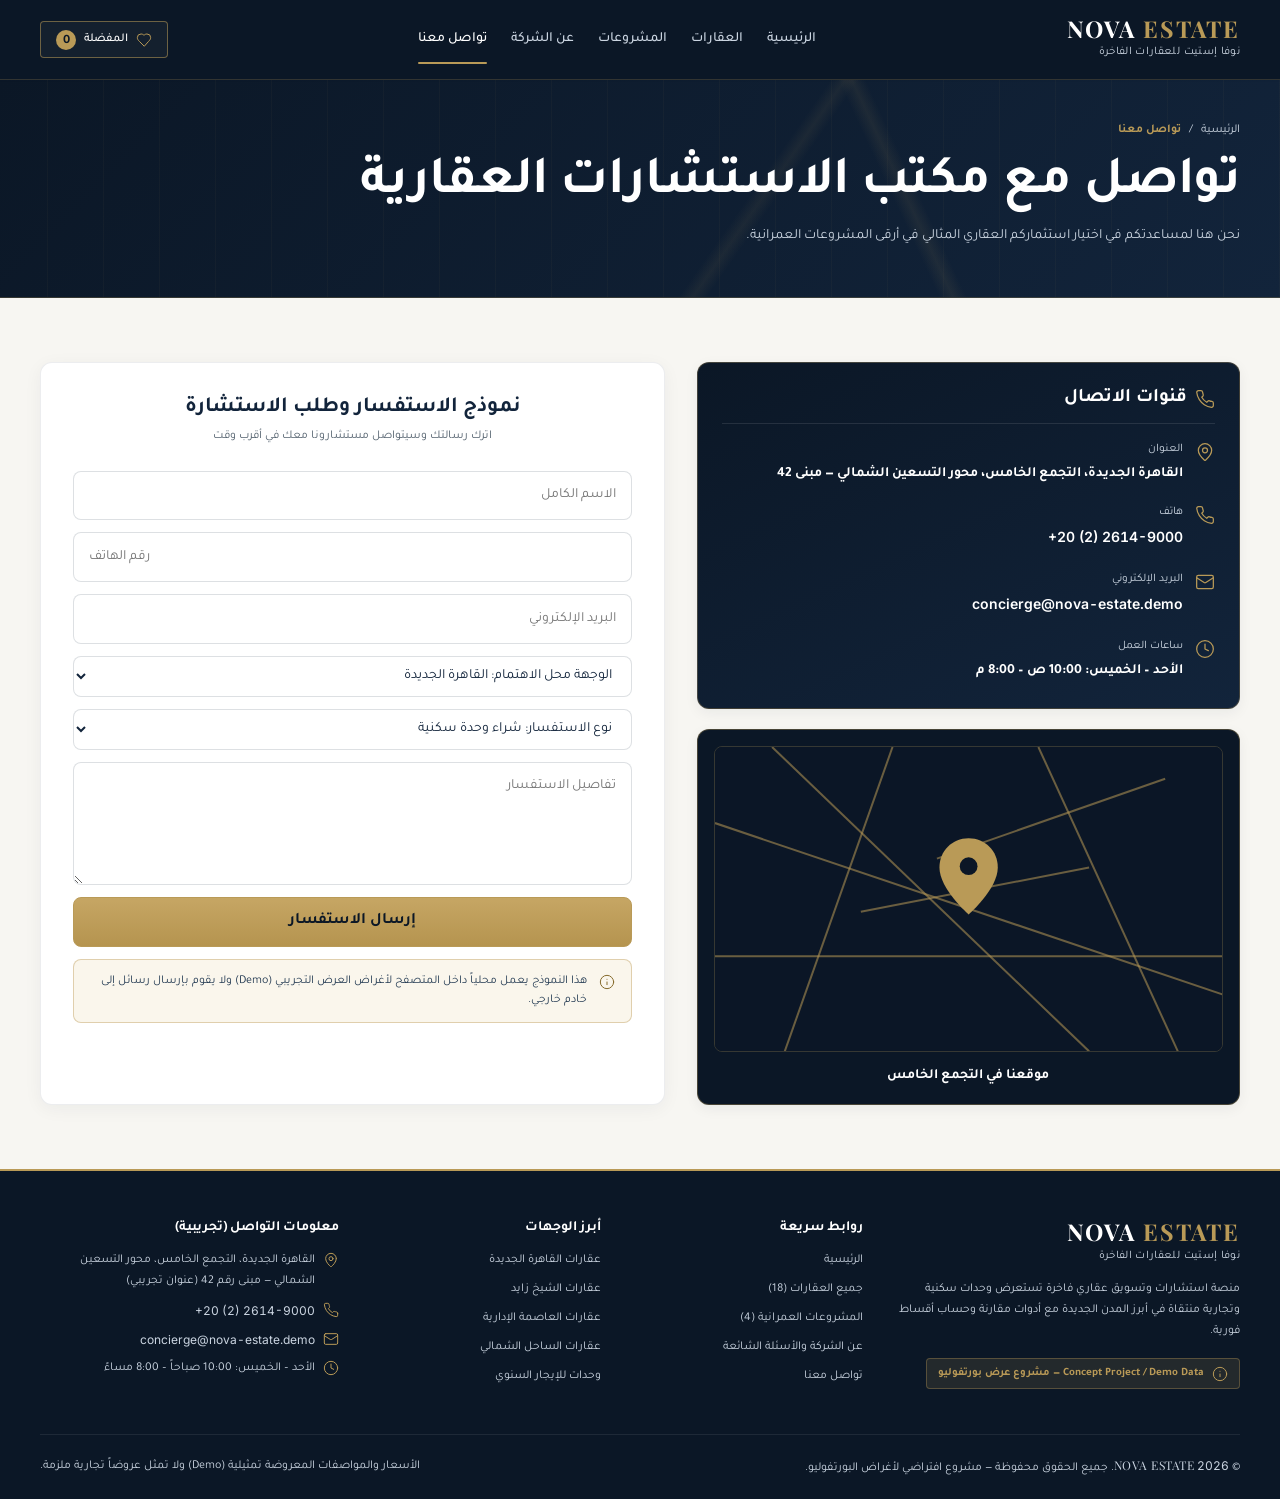
<file: contact.html>
<!DOCTYPE html>
<html lang="ar" dir="rtl">
<head>
  <meta charset="UTF-8">
  <meta name="viewport" content="width=device-width, initial-scale=1.0">
  <title>تواصل معنا | NOVA ESTATE</title>
  <meta name="description" content="تواصل مع فريق الاستشارات العقارية في NOVA ESTATE للاستفسار عن الوحدات السكنية والتجارية والمشروعات العمرانية (نموذج تجريبي).">
  <meta property="og:title" content="تواصل معنا | NOVA ESTATE">
  <meta property="og:description" content="بيانات التواصل التجريبية ونموذج الاستفسار الفوري.">
  <meta property="og:type" content="website">
  <link rel="icon" type="image/svg+xml" href="favicon.svg">

  <!-- Google Fonts: Playfair Display + Inter + Tajawal -->
  <link rel="preconnect" href="https://fonts.googleapis.com">
  <link rel="preconnect" href="https://fonts.gstatic.com" crossorigin>
  <link href="https://fonts.googleapis.com/css2?family=Inter:wght@400;500;600;700&family=Playfair+Display:wght@600;700&family=Tajawal:wght@400;500;700;800&display=swap" rel="stylesheet">

  <!-- Modular Design System Stylesheets -->
  <link rel="stylesheet" href="assets/css/tokens.css">
  <link rel="stylesheet" href="assets/css/base.css">
  <link rel="stylesheet" href="assets/css/components.css">
  <link rel="stylesheet" href="assets/css/pages.css">
  <link rel="stylesheet" href="assets/css/responsive.css">
</head>
<body data-page="contact">
  <a class="skip-link" href="#main-content">تخطي إلى المحتوى الرئيسي</a>

  <!-- ======================================================================
       SHARED SITE HEADER
       ====================================================================== -->
  <header class="site-header">
    <div class="container header-inner">
      <a href="index.html" class="brand-logo" aria-label="NOVA ESTATE الصفحة الرئيسية">
        <span class="brand-logo__en">NOVA <span>ESTATE</span></span>
        <span class="brand-logo__sub">نوفا إستيت للعقارات الفاخرة</span>
      </a>

      <nav class="main-nav" id="main-navigation" aria-label="التنقل الرئيسي">
        <ul class="nav-list">
          <li><a href="index.html" class="nav-link">الرئيسية</a></li>
          <li><a href="properties.html" class="nav-link">العقارات</a></li>
          <li><a href="developments.html" class="nav-link">المشروعات</a></li>
          <li><a href="about.html" class="nav-link">عن الشركة</a></li>
          <li><a href="contact.html" class="nav-link nav-link--active" aria-current="page">تواصل معنا</a></li>
        </ul>
      </nav>

      <div class="header-actions">
        <button
          type="button"
          class="fav-trigger-btn"
          id="favorites-toggle-btn"
          aria-expanded="false"
          aria-controls="favorites-drawer"
          aria-label="فتح درج العقارات المفضلة"
        >
          <svg class="icon icon--md" aria-hidden="true" focusable="false">
            <use href="assets/icons/sprite.svg#icon-heart"></use>
          </svg>
          <span class="fav-trigger-btn__label">المفضلة</span>
          <span class="fav-badge" id="favorites-count-badge" aria-live="polite">0</span>
        </button>

        <button
          type="button"
          class="mobile-menu-btn"
          id="mobile-menu-toggle"
          aria-expanded="false"
          aria-controls="main-navigation"
          aria-label="فتح قائمة التنقل"
        >
          <svg class="icon icon--lg" aria-hidden="true" focusable="false">
            <use href="assets/icons/sprite.svg#icon-menu"></use>
          </svg>
        </button>
      </div>
    </div>
  </header>

  <!-- ======================================================================
       MAIN CONTENT
       ====================================================================== -->
  <main id="main-content">
    <section class="page-hero page-hero--wireframe" aria-labelledby="page-heading">
      <div class="container">
        <nav class="breadcrumb" aria-label="مسار الصفحة">
          <a href="index.html">الرئيسية</a>
          <span aria-hidden="true">/</span>
          <span class="breadcrumb__current" aria-current="page">تواصل معنا</span>
        </nav>
        <h1 id="page-heading" class="page-hero__title">تواصل مع مكتب الاستشارات العقارية</h1>
        <p class="page-hero__subtitle">
          نحن هنا لمساعدتكم في اختيار استثماركم العقاري المثالي في أرقى المشروعات العمرانية.
        </p>
      </div>
    </section>

    <section class="section" aria-label="معلومات ونموذج التواصل">
      <div class="container">
        <div class="contact-grid">
          <!-- Right Column in RTL: Dark Navy Channels Card + Dark Navy Fifth Settlement Map Card (Matching Screen 6) -->
          <div class="contact-cards-stack">
            <div class="contact-navy-card">
              <h2 class="contact-navy-card__title">
                <svg class="icon icon--md" aria-hidden="true" focusable="false">
                  <use href="assets/icons/sprite.svg#icon-phone"></use>
                </svg>
                <span>قنوات الاتصال</span>
              </h2>

              <ul class="contact-navy-list">
                <li class="contact-navy-item">
                  <svg class="icon icon--md" aria-hidden="true" focusable="false">
                    <use href="assets/icons/sprite.svg#icon-map-pin"></use>
                  </svg>
                  <div>
                    <span class="contact-navy-item__label">العنوان</span>
                    <p class="contact-navy-item__val">القاهرة الجديدة، التجمع الخامس، محور التسعين الشمالي — مبنى 42</p>
                  </div>
                </li>

                <li class="contact-navy-item">
                  <svg class="icon icon--md" aria-hidden="true" focusable="false">
                    <use href="assets/icons/sprite.svg#icon-phone"></use>
                  </svg>
                  <div>
                    <span class="contact-navy-item__label">هاتف</span>
                    <p class="contact-navy-item__val num-tabular">+20 (2) 2614-9000</p>
                  </div>
                </li>

                <li class="contact-navy-item">
                  <svg class="icon icon--md" aria-hidden="true" focusable="false">
                    <use href="assets/icons/sprite.svg#icon-mail"></use>
                  </svg>
                  <div>
                    <span class="contact-navy-item__label">البريد الإلكتروني</span>
                    <p class="contact-navy-item__val num-tabular">concierge@nova-estate.demo</p>
                  </div>
                </li>

                <li class="contact-navy-item">
                  <svg class="icon icon--md" aria-hidden="true" focusable="false">
                    <use href="assets/icons/sprite.svg#icon-clock"></use>
                  </svg>
                  <div>
                    <span class="contact-navy-item__label">ساعات العمل</span>
                    <p class="contact-navy-item__val">الأحد – الخميس: 10:00 ص – 8:00 م</p>
                  </div>
                </li>
              </ul>
            </div>

            <!-- Dark Navy Stylized Gold-Line Vector Map Card -->
            <div class="contact-map-card">
              <div class="contact-map-card__canvas" aria-hidden="true">
                <svg viewBox="0 0 400 240" width="100%" height="100%" xmlns="http://www.w3.org/2000/svg">
                  <rect width="400" height="240" fill="#0B1626"/>
                  <g stroke="#B99A57" stroke-opacity="0.55" stroke-width="1.6" fill="none">
                    <line x1="0" y1="60" x2="400" y2="195"/>
                    <line x1="45" y1="0" x2="295" y2="240"/>
                    <line x1="0" y1="165" x2="400" y2="165"/>
                    <line x1="140" y1="0" x2="55" y2="240"/>
                    <line x1="255" y1="0" x2="365" y2="240"/>
                    <line x1="175" y1="88" x2="355" y2="25"/>
                    <line x1="115" y1="130" x2="295" y2="95"/>
                  </g>
                  <!-- Center Gold Map Pin -->
                  <path d="M200 72 C187 72 177 82 177 95 C177 112 200 132 200 132 C200 132 223 112 223 95 C223 82 213 72 200 72 Z" fill="#B99A57"/>
                  <circle cx="200" cy="94" r="7" fill="#0B1626"/>
                </svg>
              </div>
              <p class="contact-map-card__caption">موقعنا في التجمع الخامس</p>
            </div>
          </div>

          <!-- Left Column in RTL: White Elevated Contact Form Card (Matching Screen 6) -->
          <div class="detail-card contact-form-card">
            <h2 class="contact-form-card__title">نموذج الاستفسار وطلب الاستشارة</h2>
            <p class="contact-form-card__sub">اترك رسالتك وسيتواصل مستشارونا معك في أقرب وقت</p>

            <form id="contact-inquiry-form" class="filter-form" novalidate>
              <div class="form-group">
                <label for="contact-name" class="sr-only">الاسم الكامل</label>
                <input
                  type="text"
                  id="contact-name"
                  name="name"
                  class="form-control"
                  placeholder="الاسم الكامل"
                  required
                >
                <span class="form-error" id="contact-name-error" hidden>يرجى إدخال الاسم الكامل (3 أحرف على الأقل).</span>
              </div>

              <div class="form-group">
                <label for="contact-phone" class="sr-only">رقم الهاتف</label>
                <input
                  type="tel"
                  id="contact-phone"
                  name="phone"
                  class="form-control"
                  placeholder="رقم الهاتف"
                  required
                >
                <span class="form-error" id="contact-phone-error" hidden>يرجى إدخال رقم هاتف صحيح.</span>
              </div>

              <div class="form-group">
                <label for="contact-email" class="sr-only">البريد الإلكتروني</label>
                <input
                  type="email"
                  id="contact-email"
                  name="email"
                  class="form-control"
                  placeholder="البريد الإلكتروني"
                  required
                >
                <span class="form-error" id="contact-email-error" hidden>يرجى إدخال بريد إلكتروني صحيح.</span>
              </div>

              <div class="form-group">
                <label for="contact-city" class="sr-only">الوجهة محل الاهتمام</label>
                <select id="contact-city" name="city" class="form-select">
                  <option value="القاهرة الجديدة">الوجهة محل الاهتمام: القاهرة الجديدة</option>
                  <option value="الشيخ زايد">الوجهة محل الاهتمام: الشيخ زايد</option>
                  <option value="العاصمة الإدارية">الوجهة محل الاهتمام: العاصمة الإدارية</option>
                  <option value="الساحل الشمالي">الوجهة محل الاهتمام: الساحل الشمالي</option>
                </select>
              </div>

              <div class="form-group">
                <label for="contact-subject" class="sr-only">نوع الاستفسار</label>
                <select id="contact-subject" name="subject" class="form-select">
                  <option value="شراء وحدة سكنية">نوع الاستفسار: شراء وحدة سكنية</option>
                  <option value="استثمار تجاري أو إداري">نوع الاستفسار: استثمار تجاري أو إداري</option>
                  <option value="إيجار سنوي">نوع الاستفسار: وحدات الإيجار السنوي</option>
                  <option value="خطط السداد والتمويل">نوع الاستفسار: خطط السداد وحاسبة الأقساط</option>
                </select>
              </div>

              <div class="form-group">
                <label for="contact-message" class="sr-only">تفاصيل الاستفسار</label>
                <textarea
                  id="contact-message"
                  name="message"
                  class="form-control"
                  rows="4"
                  placeholder="تفاصيل الاستفسار"
                  required
                ></textarea>
                <span class="form-error" id="contact-message-error" hidden>يرجى كتابة رسالة واضحة (10 أحرف على الأقل).</span>
              </div>

              <button type="submit" class="btn btn--primary btn--lg btn--full">
                <span>إرسال الاستفسار</span>
              </button>

              <div class="demo-notice">
                <svg class="icon icon--sm" aria-hidden="true" focusable="false">
                  <use href="assets/icons/sprite.svg#icon-info"></use>
                </svg>
                <span>هذا النموذج يعمل محلياً داخل المتصفح لأغراض العرض التجريبي (Demo) ولا يقوم بإرسال رسائل إلى خادم خارجي.</span>
              </div>
            </form>

            <!-- Contact Confirmation Box -->
            <div class="state-box" id="contact-confirmation" role="status" hidden>
              <div class="state-box__icon">
                <svg class="icon icon--lg" aria-hidden="true" focusable="false">
                  <use href="assets/icons/sprite.svg#icon-check"></use>
                </svg>
              </div>
              <h3 class="state-box__title">تم استلام رسالتك التجريبية بنجاح</h3>
              <div id="contact-confirmation-details" style="text-align: right; width: 100%; font-size: var(--text-xs); color: var(--text-secondary); background: var(--bg-page); padding: var(--space-4); border-radius: var(--radius-sm); border: 1px solid var(--border-hairline);"></div>
              <div class="demo-notice">
                <svg class="icon icon--sm" aria-hidden="true" focusable="false">
                  <use href="assets/icons/sprite.svg#icon-info"></use>
                </svg>
                <span>محاكاة واجهة أمامية فقط (Frontend Demo) — لم يتم تخزين هذه البيانات على أي خادم.</span>
              </div>
              <button type="button" class="btn btn--outline btn--sm" id="contact-reset-btn">
                <span>إرسال استفسار تجريبي آخر</span>
              </button>
            </div>
          </div>
        </div>
      </div>
    </section>
  </main>

  <!-- ======================================================================
       SHARED SITE FOOTER
       ====================================================================== -->
  <footer class="site-footer">
    <div class="container">
      <div class="footer-grid">
        <div>
          <a href="index.html" class="brand-logo" aria-label="NOVA ESTATE الصفحة الرئيسية">
            <span class="brand-logo__en">NOVA <span>ESTATE</span></span>
            <span class="brand-logo__sub">نوفا إستيت للعقارات الفاخرة</span>
          </a>
          <p class="footer-brand-desc">
            منصة استشارات وتسويق عقاري فاخرة تستعرض وحدات سكنية وتجارية منتقاة في أبرز المدن الجديدة مع أدوات مقارنة وحساب أقساط فورية.
          </p>
          <div class="footer-demo-tag">
            <svg class="icon icon--sm" aria-hidden="true" focusable="false">
              <use href="assets/icons/sprite.svg#icon-info"></use>
            </svg>
            <span>Concept Project / Demo Data — مشروع عرض بورتفوليو</span>
          </div>
        </div>

        <div>
          <h3 class="footer-col__title">روابط سريعة</h3>
          <ul class="footer-links">
            <li><a href="index.html">الرئيسية</a></li>
            <li><a href="properties.html">جميع العقارات (18)</a></li>
            <li><a href="developments.html">المشروعات العمرانية (4)</a></li>
            <li><a href="about.html">عن الشركة والأسئلة الشائعة</a></li>
            <li><a href="contact.html">تواصل معنا</a></li>
          </ul>
        </div>

        <div>
          <h3 class="footer-col__title">أبرز الوجهات</h3>
          <ul class="footer-links">
            <li><a href="properties.html?city=القاهرة+الجديدة">عقارات القاهرة الجديدة</a></li>
            <li><a href="properties.html?city=الشيخ+زايد">عقارات الشيخ زايد</a></li>
            <li><a href="properties.html?city=العاصمة+الإدارية">عقارات العاصمة الإدارية</a></li>
            <li><a href="properties.html?city=الساحل+الشمالي">عقارات الساحل الشمالي</a></li>
            <li><a href="properties.html?purpose=rent">وحدات للإيجار السنوي</a></li>
          </ul>
        </div>

        <div>
          <h3 class="footer-col__title">معلومات التواصل (تجريبية)</h3>
          <ul class="footer-contact-list">
            <li class="footer-contact-item">
              <svg class="icon icon--sm" aria-hidden="true" focusable="false">
                <use href="assets/icons/sprite.svg#icon-map-pin"></use>
              </svg>
              <span>القاهرة الجديدة، التجمع الخامس، محور التسعين الشمالي — مبنى رقم 42 (عنوان تجريبي)</span>
            </li>
            <li class="footer-contact-item">
              <svg class="icon icon--sm" aria-hidden="true" focusable="false">
                <use href="assets/icons/sprite.svg#icon-phone"></use>
              </svg>
              <span class="num-tabular">+20 (2) 2614-9000</span>
            </li>
            <li class="footer-contact-item">
              <svg class="icon icon--sm" aria-hidden="true" focusable="false">
                <use href="assets/icons/sprite.svg#icon-mail"></use>
              </svg>
              <span class="num-tabular">concierge@nova-estate.demo</span>
            </li>
            <li class="footer-contact-item">
              <svg class="icon icon--sm" aria-hidden="true" focusable="false">
                <use href="assets/icons/sprite.svg#icon-clock"></use>
              </svg>
              <span>الأحد – الخميس: 10:00 صباحاً – 8:00 مساءً</span>
            </li>
          </ul>
        </div>
      </div>

      <div class="footer-bottom">
        <p>© <span class="num-tabular">2026</span> <span class="brand-latin">NOVA ESTATE</span>. جميع الحقوق محفوظة — مشروع افتراضي لأغراض البورتفوليو.</p>
        <p>الأسعار والمواصفات المعروضة تمثيلية (Demo) ولا تمثل عروضاً تجارية ملزمة.</p>
      </div>
    </div>
  </footer>

  <!-- ======================================================================
       SHARED FAVORITES DRAWER
       ====================================================================== -->
  <div class="drawer-backdrop" id="favorites-backdrop" hidden></div>
  <aside
    class="drawer favorites-drawer"
    id="favorites-drawer"
    role="dialog"
    aria-modal="true"
    aria-labelledby="favorites-drawer-title"
    aria-hidden="true"
  >
    <div class="drawer__header">
      <h2 class="drawer__title" id="favorites-drawer-title">
        <svg class="icon icon--md" aria-hidden="true" focusable="false">
          <use href="assets/icons/sprite.svg#icon-heart-filled"></use>
        </svg>
        <span>العقارات المفضلة</span>
      </h2>
      <button
        type="button"
        class="drawer__close"
        id="favorites-close-btn"
        aria-label="إغلاق درج المفضلة"
      >
        <svg class="icon icon--md" aria-hidden="true" focusable="false">
          <use href="assets/icons/sprite.svg#icon-x"></use>
        </svg>
      </button>
    </div>

    <div class="drawer__body" id="favorites-drawer-body">
      <div class="state-box" id="favorites-empty-state">
        <div class="state-box__icon">
          <svg class="icon icon--lg" aria-hidden="true" focusable="false">
            <use href="assets/icons/sprite.svg#icon-heart"></use>
          </svg>
        </div>
        <h3 class="state-box__title">قائمة المفضلة فارغة حالياً</h3>
        <p class="state-box__desc">
          اضغط على أيقونة القلب أعلى أي بطاقة عقار لحفظه في هذه القائمة ومقارنته لاحقاً.
        </p>
        <a href="properties.html" class="btn btn--navy btn--sm">تصفح العقارات المتاحة</a>
      </div>
      <ul class="fav-list" id="favorites-drawer-list" hidden></ul>
    </div>

    <div class="drawer__footer" id="favorites-drawer-footer" hidden>
      <a href="properties.html?favorites=1" class="btn btn--primary btn--full">
        <span>عرض المفضلة في صفحة العقارات</span>
      </a>
      <button type="button" class="btn btn--ghost btn--sm btn--full" id="favorites-clear-btn">
        <svg class="icon icon--sm" aria-hidden="true" focusable="false">
          <use href="assets/icons/sprite.svg#icon-trash"></use>
        </svg>
        <span>مسح القائمة بالكامل</span>
      </button>
    </div>
  </aside>

  <script type="module" src="assets/js/app.js"></script>
</body>
</html>
</file>
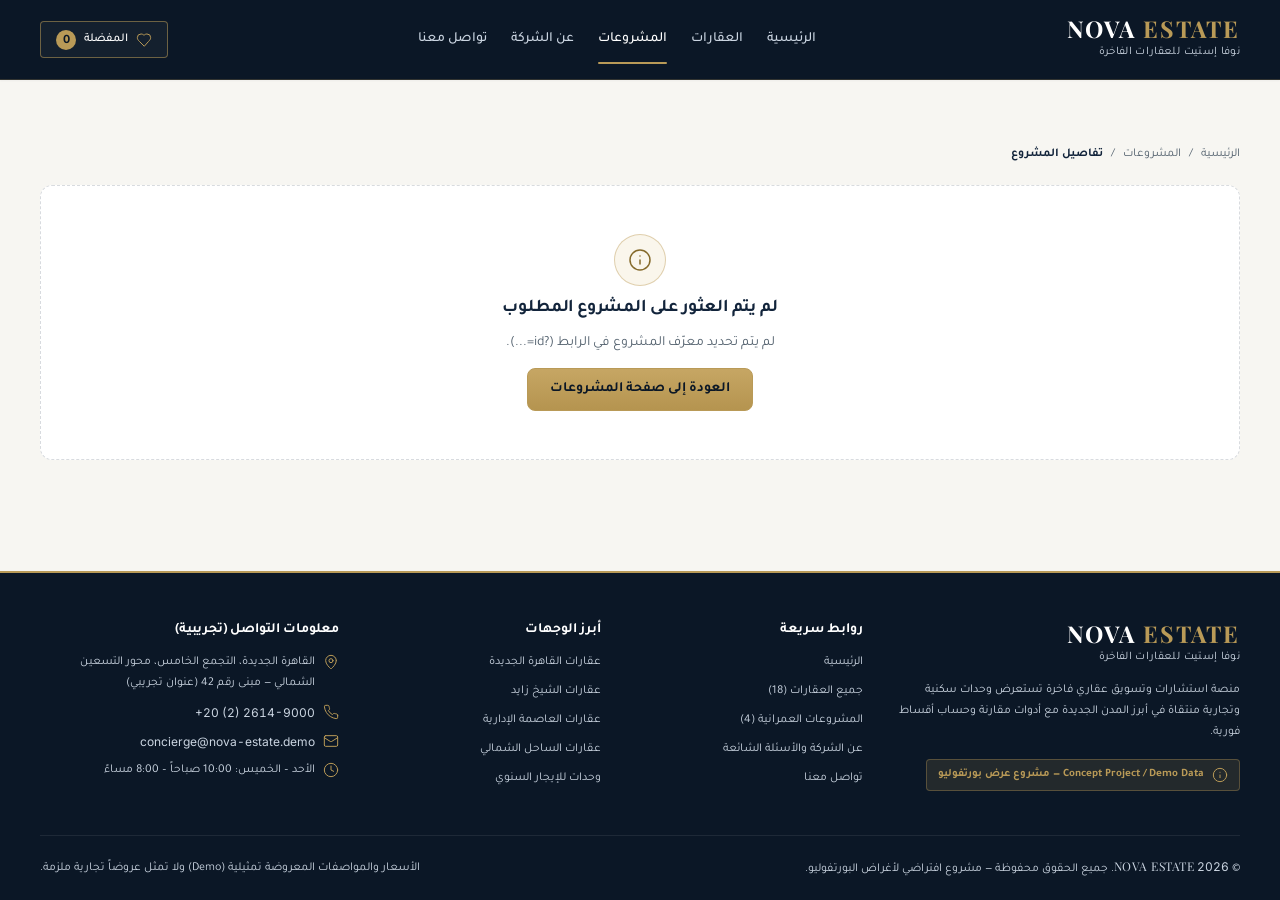
<file: development.html>
<!DOCTYPE html>
<html lang="ar" dir="rtl">
<head>
  <meta charset="UTF-8">
  <meta name="viewport" content="width=device-width, initial-scale=1.0">
  <title>تفاصيل المشروع العمراني | NOVA ESTATE</title>
  <meta name="description" content="استعرض تفاصيل المشروع العمراني، نسبة الإنجاز الإنشائي، سنة التسليم، المرافق والخدمات، وجميع الوحدات السكنية والتجارية التابعة له.">
  <meta property="og:title" content="تفاصيل المشروع العمراني | NOVA ESTATE">
  <meta property="og:description" content="نظرة شاملة على المشروع العمراني، مرافقه، والوحدات المتاحة داخله.">
  <meta property="og:type" content="website">
  <link rel="icon" type="image/svg+xml" href="favicon.svg">

  <!-- Google Fonts: Playfair Display + Inter + Tajawal -->
  <link rel="preconnect" href="https://fonts.googleapis.com">
  <link rel="preconnect" href="https://fonts.gstatic.com" crossorigin>
  <link href="https://fonts.googleapis.com/css2?family=Inter:wght@400;500;600;700&family=Playfair+Display:wght@600;700&family=Tajawal:wght@400;500;700;800&display=swap" rel="stylesheet">

  <!-- Modular Design System Stylesheets -->
  <link rel="stylesheet" href="assets/css/tokens.css">
  <link rel="stylesheet" href="assets/css/base.css">
  <link rel="stylesheet" href="assets/css/components.css">
  <link rel="stylesheet" href="assets/css/pages.css">
  <link rel="stylesheet" href="assets/css/responsive.css">
</head>
<body data-page="development-detail">
  <a class="skip-link" href="#main-content">تخطي إلى المحتوى الرئيسي</a>

  <!-- ======================================================================
       SHARED SITE HEADER
       ====================================================================== -->
  <header class="site-header">
    <div class="container header-inner">
      <a href="index.html" class="brand-logo" aria-label="NOVA ESTATE الصفحة الرئيسية">
        <span class="brand-logo__en">NOVA <span>ESTATE</span></span>
        <span class="brand-logo__sub">نوفا إستيت للعقارات الفاخرة</span>
      </a>

      <nav class="main-nav" id="main-navigation" aria-label="التنقل الرئيسي">
        <ul class="nav-list">
          <li><a href="index.html" class="nav-link">الرئيسية</a></li>
          <li><a href="properties.html" class="nav-link">العقارات</a></li>
          <li><a href="developments.html" class="nav-link nav-link--active">المشروعات</a></li>
          <li><a href="about.html" class="nav-link">عن الشركة</a></li>
          <li><a href="contact.html" class="nav-link">تواصل معنا</a></li>
        </ul>
      </nav>

      <div class="header-actions">
        <button
          type="button"
          class="fav-trigger-btn"
          id="favorites-toggle-btn"
          aria-expanded="false"
          aria-controls="favorites-drawer"
          aria-label="فتح درج العقارات المفضلة"
        >
          <svg class="icon icon--md" aria-hidden="true" focusable="false">
            <use href="assets/icons/sprite.svg#icon-heart"></use>
          </svg>
          <span class="fav-trigger-btn__label">المفضلة</span>
          <span class="fav-badge" id="favorites-count-badge" aria-live="polite">0</span>
        </button>

        <button
          type="button"
          class="mobile-menu-btn"
          id="mobile-menu-toggle"
          aria-expanded="false"
          aria-controls="main-navigation"
          aria-label="فتح قائمة التنقل"
        >
          <svg class="icon icon--lg" aria-hidden="true" focusable="false">
            <use href="assets/icons/sprite.svg#icon-menu"></use>
          </svg>
        </button>
      </div>
    </div>
  </header>

  <!-- ======================================================================
       MAIN CONTENT
       ====================================================================== -->
  <main id="main-content">
    <section class="section">
      <div class="container">
        <!-- Breadcrumb -->
        <nav class="breadcrumb breadcrumb--light" aria-label="مسار الصفحة">
          <a href="index.html">الرئيسية</a>
          <span aria-hidden="true">/</span>
          <a href="developments.html">المشروعات</a>
          <span aria-hidden="true">/</span>
          <span class="breadcrumb__current" id="breadcrumb-dev-title" aria-current="page">تفاصيل المشروع</span>
        </nav>

        <!-- 1. LOADING STATE -->
        <div class="state-box" id="dev-loading-state" role="status">
          <div class="state-box__icon">
            <svg class="icon icon--lg" aria-hidden="true" focusable="false">
              <use href="assets/icons/sprite.svg#icon-building"></use>
            </svg>
          </div>
          <h1 class="state-box__title">جاري تحميل بيانات المشروع العمراني...</h1>
          <p class="state-box__desc">يتم الآن تجهيز تفاصيل المشروع والمرافق والوحدات التابعة له.</p>
        </div>

        <!-- 2. NOT FOUND / UNKNOWN ID / ERROR STATE -->
        <div class="state-box" id="dev-error-state" role="alert" hidden>
          <div class="state-box__icon">
            <svg class="icon icon--lg" aria-hidden="true" focusable="false">
              <use href="assets/icons/sprite.svg#icon-info"></use>
            </svg>
          </div>
          <h1 class="state-box__title" id="dev-error-title">لم يتم العثور على المشروع المطلوب</h1>
          <p class="state-box__desc" id="dev-error-desc">
            معرّف المشروع في الرابط غير موجود في قاعدة البيانات. يمكنك العودة لاستعراض المشروعات الأربعة المعتمدة.
          </p>
          <a href="developments.html" class="btn btn--primary">
            <span>العودة إلى صفحة المشروعات</span>
          </a>
        </div>

        <!-- 3. DEVELOPMENT DETAIL CONTENT -->
        <div id="dev-detail-content" hidden>
          <!-- Hero Overview Banner -->
          <div class="dev-hero-banner">
            <div class="dev-hero-banner__media">
              <img
                src="assets/images/developments/dev-cover.svg"
                alt="صورة غلاف المشروع"
                id="dev-cover-img"
                width="800"
                height="500"
              >
            </div>

            <div class="detail-stack">
              <div>
                <div style="display: flex; flex-wrap: wrap; gap: var(--space-2); margin-bottom: var(--space-3);">
                  <span class="badge badge--purpose" id="dev-city-badge">المدينة</span>
                  <span class="badge badge--gold" id="dev-units-badge">0 وحدات مدرجة</span>
                </div>
                <h1 class="property-header__title" id="dev-title">اسم المشروع</h1>
                <p class="property-header__location" style="margin-bottom: var(--space-4);">
                  <svg class="icon icon--md" aria-hidden="true" focusable="false">
                    <use href="assets/icons/sprite.svg#icon-map-pin"></use>
                  </svg>
                  <span id="dev-location">الموقع</span>
                </p>
                <p id="dev-summary" style="color: var(--text-secondary); line-height: 1.8;"></p>
              </div>

              <!-- Progress Bar -->
              <div class="detail-card" style="padding: var(--space-4);">
                <div class="dev-card__progress-header">
                  <span>نسبة الإنجاز الإنشائي المعتمدة</span>
                  <span class="num-tabular" id="dev-progress-text">0%</span>
                </div>
                <div class="progress-bar" role="progressbar" id="dev-progress-bar" aria-valuenow="0" aria-valuemin="0" aria-valuemax="100" aria-label="نسبة إنجاز المشروع">
                  <div class="progress-bar__fill" id="dev-progress-fill" style="width: 0%;"></div>
                </div>
              </div>

              <!-- Key Metrics Strip -->
              <div class="specs-grid">
                <div class="spec-box">
                  <span class="spec-box__label">السعر الابتدائي</span>
                  <span class="spec-box__value num-tabular" id="dev-starting-price">0 EGP</span>
                </div>
                <div class="spec-box">
                  <span class="spec-box__label">سنة التسليم</span>
                  <span class="spec-box__value num-tabular" id="dev-delivery-year">2026</span>
                </div>
                <div class="spec-box">
                  <span class="spec-box__label">إجمالي الوحدات</span>
                  <span class="spec-box__value" id="dev-units-count">0 وحدات</span>
                </div>
              </div>
            </div>
          </div>

          <!-- Project Gallery Section -->
          <section style="margin-bottom: var(--space-12);" aria-labelledby="dev-gallery-heading">
            <h2 class="detail-card__title" id="dev-gallery-heading">
              <svg class="icon icon--md" aria-hidden="true" focusable="false">
                <use href="assets/icons/sprite.svg#icon-maximize"></use>
              </svg>
              <span>معرض صور المشروع</span>
            </h2>
            <div class="properties-grid" id="dev-gallery-grid"></div>
          </section>

          <!-- Project Amenities Section -->
          <section style="margin-bottom: var(--space-12);" aria-labelledby="dev-amenities-heading">
            <h2 class="detail-card__title" id="dev-amenities-heading">
              <svg class="icon icon--md" aria-hidden="true" focusable="false">
                <use href="assets/icons/sprite.svg#icon-check"></use>
              </svg>
              <span>المرافق والخدمات المتكاملة في المشروع</span>
            </h2>
            <div class="amenities-grid" id="dev-amenities-grid"></div>
          </section>

          <!-- Project Units Grid (Filtered from properties.json) -->
          <section aria-labelledby="dev-units-heading">
            <div class="section-header">
              <div class="section-header__copy">
                <span class="eyebrow">وحدات المشروع</span>
                <h2 id="dev-units-heading" class="section-title">الوحدات العقارية التابعة للمشروع</h2>
                <p class="section-subtitle">
                  جميع الشقق والفيلات والوحدات التجارية المتاحة داخل هذا المشروع من قاعدة بيانات المحفظة.
                </p>
              </div>
              <a href="properties.html" id="dev-filter-all-link" class="btn btn--outline btn--sm">
                <span>فتح في لوحة الفلاتر المتقدمة</span>
              </a>
            </div>

            <div class="state-box" id="dev-units-empty" hidden>
              <h3 class="state-box__title">لا توجد وحدات مرتبطة بهذا المشروع حالياً</h3>
              <a href="properties.html" class="btn btn--navy btn--sm">تصفح جميع العقارات</a>
            </div>

            <div class="properties-grid" id="dev-units-grid" aria-live="polite"></div>
          </section>
        </div>
      </div>
    </section>
  </main>

  <!-- ======================================================================
       SHARED SITE FOOTER
       ====================================================================== -->
  <footer class="site-footer">
    <div class="container">
      <div class="footer-grid">
        <div>
          <a href="index.html" class="brand-logo" aria-label="NOVA ESTATE الصفحة الرئيسية">
            <span class="brand-logo__en">NOVA <span>ESTATE</span></span>
            <span class="brand-logo__sub">نوفا إستيت للعقارات الفاخرة</span>
          </a>
          <p class="footer-brand-desc">
            منصة استشارات وتسويق عقاري فاخرة تستعرض وحدات سكنية وتجارية منتقاة في أبرز المدن الجديدة مع أدوات مقارنة وحساب أقساط فورية.
          </p>
          <div class="footer-demo-tag">
            <svg class="icon icon--sm" aria-hidden="true" focusable="false">
              <use href="assets/icons/sprite.svg#icon-info"></use>
            </svg>
            <span>Concept Project / Demo Data — مشروع عرض بورتفوليو</span>
          </div>
        </div>

        <div>
          <h3 class="footer-col__title">روابط سريعة</h3>
          <ul class="footer-links">
            <li><a href="index.html">الرئيسية</a></li>
            <li><a href="properties.html">جميع العقارات (18)</a></li>
            <li><a href="developments.html">المشروعات العمرانية (4)</a></li>
            <li><a href="about.html">عن الشركة والأسئلة الشائعة</a></li>
            <li><a href="contact.html">تواصل معنا</a></li>
          </ul>
        </div>

        <div>
          <h3 class="footer-col__title">أبرز الوجهات</h3>
          <ul class="footer-links">
            <li><a href="properties.html?city=القاهرة+الجديدة">عقارات القاهرة الجديدة</a></li>
            <li><a href="properties.html?city=الشيخ+زايد">عقارات الشيخ زايد</a></li>
            <li><a href="properties.html?city=العاصمة+الإدارية">عقارات العاصمة الإدارية</a></li>
            <li><a href="properties.html?city=الساحل+الشمالي">عقارات الساحل الشمالي</a></li>
            <li><a href="properties.html?purpose=rent">وحدات للإيجار السنوي</a></li>
          </ul>
        </div>

        <div>
          <h3 class="footer-col__title">معلومات التواصل (تجريبية)</h3>
          <ul class="footer-contact-list">
            <li class="footer-contact-item">
              <svg class="icon icon--sm" aria-hidden="true" focusable="false">
                <use href="assets/icons/sprite.svg#icon-map-pin"></use>
              </svg>
              <span>القاهرة الجديدة، التجمع الخامس، محور التسعين الشمالي — مبنى رقم 42 (عنوان تجريبي)</span>
            </li>
            <li class="footer-contact-item">
              <svg class="icon icon--sm" aria-hidden="true" focusable="false">
                <use href="assets/icons/sprite.svg#icon-phone"></use>
              </svg>
              <span class="num-tabular">+20 (2) 2614-9000</span>
            </li>
            <li class="footer-contact-item">
              <svg class="icon icon--sm" aria-hidden="true" focusable="false">
                <use href="assets/icons/sprite.svg#icon-mail"></use>
              </svg>
              <span class="num-tabular">concierge@nova-estate.demo</span>
            </li>
            <li class="footer-contact-item">
              <svg class="icon icon--sm" aria-hidden="true" focusable="false">
                <use href="assets/icons/sprite.svg#icon-clock"></use>
              </svg>
              <span>الأحد – الخميس: 10:00 صباحاً – 8:00 مساءً</span>
            </li>
          </ul>
        </div>
      </div>

      <div class="footer-bottom">
        <p>© <span class="num-tabular">2026</span> <span class="brand-latin">NOVA ESTATE</span>. جميع الحقوق محفوظة — مشروع افتراضي لأغراض البورتفوليو.</p>
        <p>الأسعار والمواصفات المعروضة تمثيلية (Demo) ولا تمثل عروضاً تجارية ملزمة.</p>
      </div>
    </div>
  </footer>

  <!-- ======================================================================
       SHARED FAVORITES DRAWER
       ====================================================================== -->
  <div class="drawer-backdrop" id="favorites-backdrop" hidden></div>
  <aside
    class="drawer favorites-drawer"
    id="favorites-drawer"
    role="dialog"
    aria-modal="true"
    aria-labelledby="favorites-drawer-title"
    aria-hidden="true"
  >
    <div class="drawer__header">
      <h2 class="drawer__title" id="favorites-drawer-title">
        <svg class="icon icon--md" aria-hidden="true" focusable="false">
          <use href="assets/icons/sprite.svg#icon-heart-filled"></use>
        </svg>
        <span>العقارات المفضلة</span>
      </h2>
      <button
        type="button"
        class="drawer__close"
        id="favorites-close-btn"
        aria-label="إغلاق درج المفضلة"
      >
        <svg class="icon icon--md" aria-hidden="true" focusable="false">
          <use href="assets/icons/sprite.svg#icon-x"></use>
        </svg>
      </button>
    </div>

    <div class="drawer__body" id="favorites-drawer-body">
      <div class="state-box" id="favorites-empty-state">
        <div class="state-box__icon">
          <svg class="icon icon--lg" aria-hidden="true" focusable="false">
            <use href="assets/icons/sprite.svg#icon-heart"></use>
          </svg>
        </div>
        <h3 class="state-box__title">قائمة المفضلة فارغة حالياً</h3>
        <p class="state-box__desc">
          اضغط على أيقونة القلب أعلى أي بطاقة عقار لحفظه في هذه القائمة ومقارنته لاحقاً.
        </p>
        <a href="properties.html" class="btn btn--navy btn--sm">تصفح العقارات المتاحة</a>
      </div>
      <ul class="fav-list" id="favorites-drawer-list" hidden></ul>
    </div>

    <div class="drawer__footer" id="favorites-drawer-footer" hidden>
      <a href="properties.html?favorites=1" class="btn btn--primary btn--full">
        <span>عرض المفضلة في صفحة العقارات</span>
      </a>
      <button type="button" class="btn btn--ghost btn--sm btn--full" id="favorites-clear-btn">
        <svg class="icon icon--sm" aria-hidden="true" focusable="false">
          <use href="assets/icons/sprite.svg#icon-trash"></use>
        </svg>
        <span>مسح القائمة بالكامل</span>
      </button>
    </div>
  </aside>

  <script type="module" src="assets/js/app.js"></script>
</body>
</html>
</file>
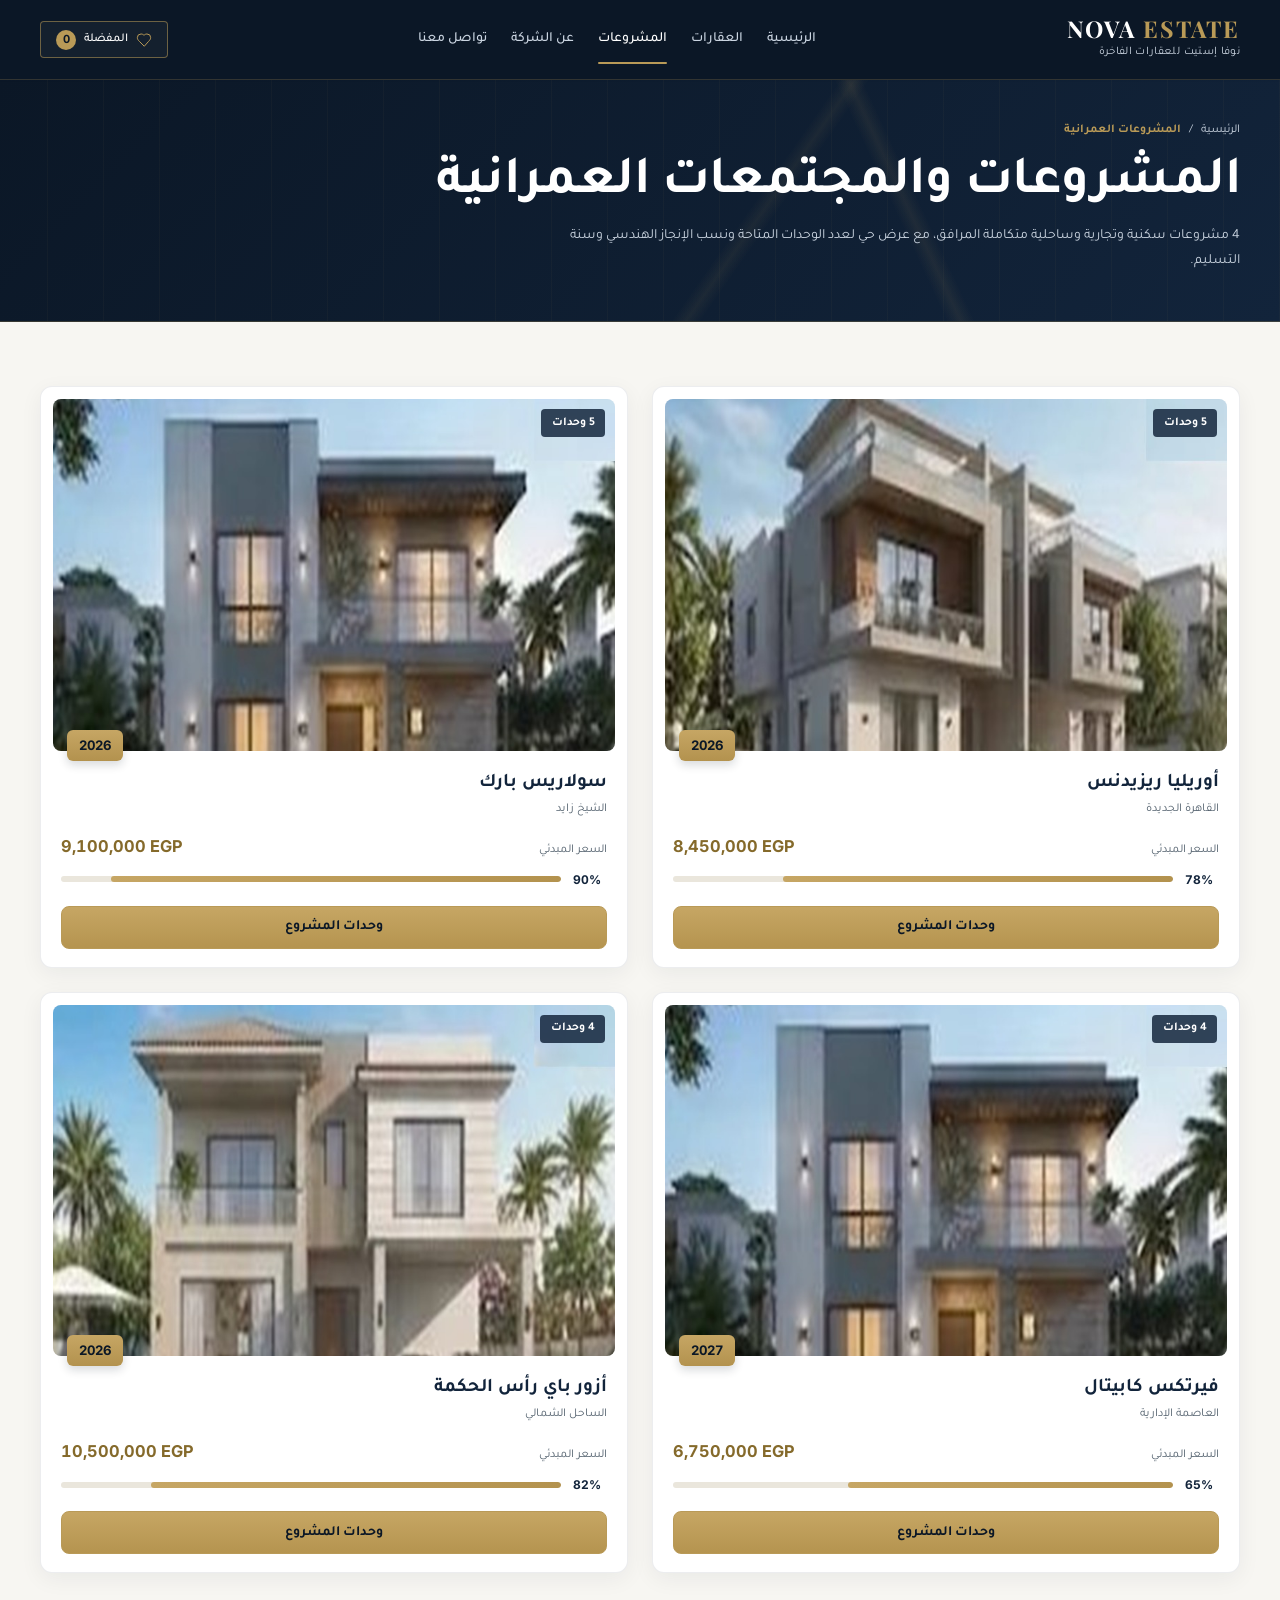
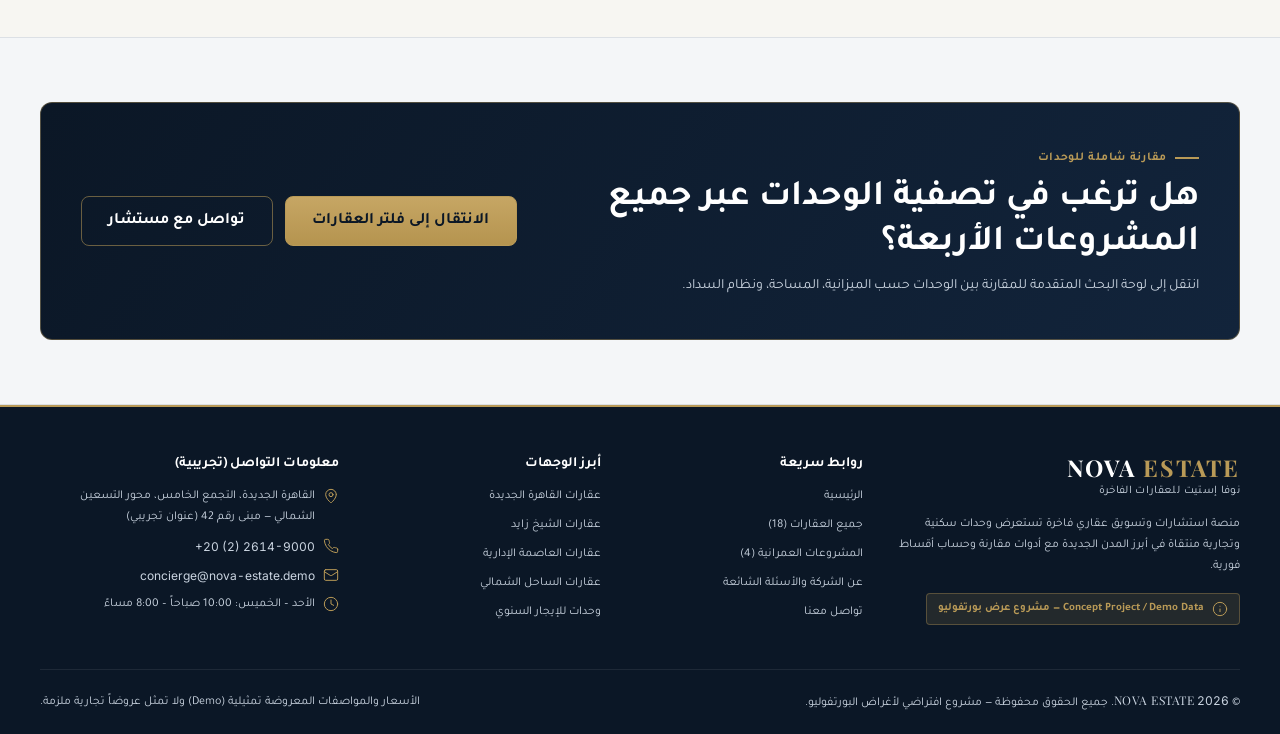
<file: developments.html>
<!DOCTYPE html>
<html lang="ar" dir="rtl">
<head>
  <meta charset="UTF-8">
  <meta name="viewport" content="width=device-width, initial-scale=1.0">
  <title>المشروعات العمرانية الكبرى (4 مشروعات) | NOVA ESTATE</title>
  <meta name="description" content="استكشف المشروعات العقارية الأربعة لشركة NOVA ESTATE في القاهرة الجديدة، الشيخ زايد، العاصمة الإدارية، والساحل الشمالي مع نسب الإنجاز وسنوات التسليم.">
  <meta property="og:title" content="المشروعات العمرانية الكبرى | NOVA ESTATE">
  <meta property="og:description" content="4 مجتمعات عمرانية متكاملة مع متابعة لنسبة الإنجاز الهندسي والوحدات المتاحة.">
  <meta property="og:type" content="website">
  <link rel="icon" type="image/svg+xml" href="favicon.svg">

  <!-- Google Fonts: Playfair Display + Inter + Tajawal -->
  <link rel="preconnect" href="https://fonts.googleapis.com">
  <link rel="preconnect" href="https://fonts.gstatic.com" crossorigin>
  <link href="https://fonts.googleapis.com/css2?family=Inter:wght@400;500;600;700&family=Playfair+Display:wght@600;700&family=Tajawal:wght@400;500;700;800&display=swap" rel="stylesheet">

  <!-- Modular Design System Stylesheets -->
  <link rel="stylesheet" href="assets/css/tokens.css">
  <link rel="stylesheet" href="assets/css/base.css">
  <link rel="stylesheet" href="assets/css/components.css">
  <link rel="stylesheet" href="assets/css/pages.css">
  <link rel="stylesheet" href="assets/css/responsive.css">
</head>
<body data-page="developments">
  <a class="skip-link" href="#main-content">تخطي إلى المحتوى الرئيسي</a>

  <!-- ======================================================================
       SHARED SITE HEADER
       ====================================================================== -->
  <header class="site-header">
    <div class="container header-inner">
      <a href="index.html" class="brand-logo" aria-label="NOVA ESTATE الصفحة الرئيسية">
        <span class="brand-logo__en">NOVA <span>ESTATE</span></span>
        <span class="brand-logo__sub">نوفا إستيت للعقارات الفاخرة</span>
      </a>

      <nav class="main-nav" id="main-navigation" aria-label="التنقل الرئيسي">
        <ul class="nav-list">
          <li><a href="index.html" class="nav-link">الرئيسية</a></li>
          <li><a href="properties.html" class="nav-link">العقارات</a></li>
          <li><a href="developments.html" class="nav-link nav-link--active" aria-current="page">المشروعات</a></li>
          <li><a href="about.html" class="nav-link">عن الشركة</a></li>
          <li><a href="contact.html" class="nav-link">تواصل معنا</a></li>
        </ul>
      </nav>

      <div class="header-actions">
        <button
          type="button"
          class="fav-trigger-btn"
          id="favorites-toggle-btn"
          aria-expanded="false"
          aria-controls="favorites-drawer"
          aria-label="فتح درج العقارات المفضلة"
        >
          <svg class="icon icon--md" aria-hidden="true" focusable="false">
            <use href="assets/icons/sprite.svg#icon-heart"></use>
          </svg>
          <span class="fav-trigger-btn__label">المفضلة</span>
          <span class="fav-badge" id="favorites-count-badge" aria-live="polite">0</span>
        </button>

        <button
          type="button"
          class="mobile-menu-btn"
          id="mobile-menu-toggle"
          aria-expanded="false"
          aria-controls="main-navigation"
          aria-label="فتح قائمة التنقل"
        >
          <svg class="icon icon--lg" aria-hidden="true" focusable="false">
            <use href="assets/icons/sprite.svg#icon-menu"></use>
          </svg>
        </button>
      </div>
    </div>
  </header>

  <!-- ======================================================================
       MAIN CONTENT
       ====================================================================== -->
  <main id="main-content">
    <section class="page-hero" aria-labelledby="page-heading">
      <div class="container">
        <nav class="breadcrumb" aria-label="مسار الصفحة">
          <a href="index.html">الرئيسية</a>
          <span aria-hidden="true">/</span>
          <span class="breadcrumb__current" aria-current="page">المشروعات العمرانية</span>
        </nav>
        <h1 id="page-heading" class="page-hero__title">المشروعات والمجتمعات العمرانية</h1>
        <p class="page-hero__subtitle">
          4 مشروعات سكنية وتجارية وساحلية متكاملة المرافق، مع عرض حي لعدد الوحدات المتاحة ونسب الإنجاز الهندسي وسنة التسليم.
        </p>
      </div>
    </section>

    <section class="section" aria-label="قائمة المشروعات العقارية">
      <div class="container">
        <!-- Loading State -->
        <div class="state-box" id="developments-loading-state" role="status">
          <div class="state-box__icon">
            <svg class="icon icon--lg" aria-hidden="true" focusable="false">
              <use href="assets/icons/sprite.svg#icon-building"></use>
            </svg>
          </div>
          <h2 class="state-box__title">جاري تحميل المشروعات العمرانية...</h2>
          <p class="state-box__desc">يتم الآن جلب بيانات المشروعات وحساب الوحدات المرتبطة بكل مشروع.</p>
        </div>

        <!-- Error State -->
        <div class="state-box" id="developments-error-state" role="alert" hidden>
          <div class="state-box__icon">
            <svg class="icon icon--lg" aria-hidden="true" focusable="false">
              <use href="assets/icons/sprite.svg#icon-info"></use>
            </svg>
          </div>
          <h2 class="state-box__title">تعذّر تحميل بيانات المشروعات</h2>
          <p class="state-box__desc">
            يرجى التأكد من تشغيل الموقع عبر خادم محلي مثل <code dir="ltr">python -m http.server 5500</code> ثم إعادة المحاولة.
          </p>
          <button type="button" class="btn btn--navy btn--sm" id="developments-retry-btn">
            <svg class="icon icon--sm" aria-hidden="true" focusable="false">
              <use href="assets/icons/sprite.svg#icon-rotate-ccw"></use>
            </svg>
            <span>إعادة المحاولة</span>
          </button>
        </div>

        <!-- Empty State -->
        <div class="state-box" id="developments-empty-state" hidden>
          <div class="state-box__icon">
            <svg class="icon icon--lg" aria-hidden="true" focusable="false">
              <use href="assets/icons/sprite.svg#icon-building"></use>
            </svg>
          </div>
          <h2 class="state-box__title">لا توجد مشروعات مدرجة حالياً</h2>
          <p class="state-box__desc">يمكنك تصفح الوحدات العقارية مباشرة من صفحة العقارات.</p>
          <a href="properties.html" class="btn btn--primary">تصفح العقارات</a>
        </div>

        <!-- Developments Grid -->
        <div class="developments-grid" id="developments-grid" aria-live="polite" hidden></div>
      </div>
    </section>

    <!-- Editorial CTA -->
    <section class="section section--subtle" aria-labelledby="dev-cta-heading">
      <div class="container">
        <div class="cta-banner">
          <div class="cta-banner__copy">
            <span class="eyebrow">مقارنة شاملة للوحدات</span>
            <h2 id="dev-cta-heading" class="cta-banner__title">هل ترغب في تصفية الوحدات عبر جميع المشروعات الأربعة؟</h2>
            <p class="cta-banner__desc">
              انتقل إلى لوحة البحث المتقدمة للمقارنة بين الوحدات حسب الميزانية، المساحة، ونظام السداد.
            </p>
          </div>
          <div class="cta-banner__actions">
            <a href="properties.html" class="btn btn--primary btn--lg">الانتقال إلى فلتر العقارات</a>
            <a href="contact.html" class="btn btn--outline-light btn--lg">تواصل مع مستشار</a>
          </div>
        </div>
      </div>
    </section>
  </main>

  <!-- ======================================================================
       SHARED SITE FOOTER
       ====================================================================== -->
  <footer class="site-footer">
    <div class="container">
      <div class="footer-grid">
        <div>
          <a href="index.html" class="brand-logo" aria-label="NOVA ESTATE الصفحة الرئيسية">
            <span class="brand-logo__en">NOVA <span>ESTATE</span></span>
            <span class="brand-logo__sub">نوفا إستيت للعقارات الفاخرة</span>
          </a>
          <p class="footer-brand-desc">
            منصة استشارات وتسويق عقاري فاخرة تستعرض وحدات سكنية وتجارية منتقاة في أبرز المدن الجديدة مع أدوات مقارنة وحساب أقساط فورية.
          </p>
          <div class="footer-demo-tag">
            <svg class="icon icon--sm" aria-hidden="true" focusable="false">
              <use href="assets/icons/sprite.svg#icon-info"></use>
            </svg>
            <span>Concept Project / Demo Data — مشروع عرض بورتفوليو</span>
          </div>
        </div>

        <div>
          <h3 class="footer-col__title">روابط سريعة</h3>
          <ul class="footer-links">
            <li><a href="index.html">الرئيسية</a></li>
            <li><a href="properties.html">جميع العقارات (18)</a></li>
            <li><a href="developments.html">المشروعات العمرانية (4)</a></li>
            <li><a href="about.html">عن الشركة والأسئلة الشائعة</a></li>
            <li><a href="contact.html">تواصل معنا</a></li>
          </ul>
        </div>

        <div>
          <h3 class="footer-col__title">أبرز الوجهات</h3>
          <ul class="footer-links">
            <li><a href="properties.html?city=القاهرة+الجديدة">عقارات القاهرة الجديدة</a></li>
            <li><a href="properties.html?city=الشيخ+زايد">عقارات الشيخ زايد</a></li>
            <li><a href="properties.html?city=العاصمة+الإدارية">عقارات العاصمة الإدارية</a></li>
            <li><a href="properties.html?city=الساحل+الشمالي">عقارات الساحل الشمالي</a></li>
            <li><a href="properties.html?purpose=rent">وحدات للإيجار السنوي</a></li>
          </ul>
        </div>

        <div>
          <h3 class="footer-col__title">معلومات التواصل (تجريبية)</h3>
          <ul class="footer-contact-list">
            <li class="footer-contact-item">
              <svg class="icon icon--sm" aria-hidden="true" focusable="false">
                <use href="assets/icons/sprite.svg#icon-map-pin"></use>
              </svg>
              <span>القاهرة الجديدة، التجمع الخامس، محور التسعين الشمالي — مبنى رقم 42 (عنوان تجريبي)</span>
            </li>
            <li class="footer-contact-item">
              <svg class="icon icon--sm" aria-hidden="true" focusable="false">
                <use href="assets/icons/sprite.svg#icon-phone"></use>
              </svg>
              <span class="num-tabular">+20 (2) 2614-9000</span>
            </li>
            <li class="footer-contact-item">
              <svg class="icon icon--sm" aria-hidden="true" focusable="false">
                <use href="assets/icons/sprite.svg#icon-mail"></use>
              </svg>
              <span class="num-tabular">concierge@nova-estate.demo</span>
            </li>
            <li class="footer-contact-item">
              <svg class="icon icon--sm" aria-hidden="true" focusable="false">
                <use href="assets/icons/sprite.svg#icon-clock"></use>
              </svg>
              <span>الأحد – الخميس: 10:00 صباحاً – 8:00 مساءً</span>
            </li>
          </ul>
        </div>
      </div>

      <div class="footer-bottom">
        <p>© <span class="num-tabular">2026</span> <span class="brand-latin">NOVA ESTATE</span>. جميع الحقوق محفوظة — مشروع افتراضي لأغراض البورتفوليو.</p>
        <p>الأسعار والمواصفات المعروضة تمثيلية (Demo) ولا تمثل عروضاً تجارية ملزمة.</p>
      </div>
    </div>
  </footer>

  <!-- ======================================================================
       SHARED FAVORITES DRAWER
       ====================================================================== -->
  <div class="drawer-backdrop" id="favorites-backdrop" hidden></div>
  <aside
    class="drawer favorites-drawer"
    id="favorites-drawer"
    role="dialog"
    aria-modal="true"
    aria-labelledby="favorites-drawer-title"
    aria-hidden="true"
  >
    <div class="drawer__header">
      <h2 class="drawer__title" id="favorites-drawer-title">
        <svg class="icon icon--md" aria-hidden="true" focusable="false">
          <use href="assets/icons/sprite.svg#icon-heart-filled"></use>
        </svg>
        <span>العقارات المفضلة</span>
      </h2>
      <button
        type="button"
        class="drawer__close"
        id="favorites-close-btn"
        aria-label="إغلاق درج المفضلة"
      >
        <svg class="icon icon--md" aria-hidden="true" focusable="false">
          <use href="assets/icons/sprite.svg#icon-x"></use>
        </svg>
      </button>
    </div>

    <div class="drawer__body" id="favorites-drawer-body">
      <div class="state-box" id="favorites-empty-state">
        <div class="state-box__icon">
          <svg class="icon icon--lg" aria-hidden="true" focusable="false">
            <use href="assets/icons/sprite.svg#icon-heart"></use>
          </svg>
        </div>
        <h3 class="state-box__title">قائمة المفضلة فارغة حالياً</h3>
        <p class="state-box__desc">
          اضغط على أيقونة القلب أعلى أي بطاقة عقار لحفظه في هذه القائمة ومقارنته لاحقاً.
        </p>
        <a href="properties.html" class="btn btn--navy btn--sm">تصفح العقارات المتاحة</a>
      </div>
      <ul class="fav-list" id="favorites-drawer-list" hidden></ul>
    </div>

    <div class="drawer__footer" id="favorites-drawer-footer" hidden>
      <a href="properties.html?favorites=1" class="btn btn--primary btn--full">
        <span>عرض المفضلة في صفحة العقارات</span>
      </a>
      <button type="button" class="btn btn--ghost btn--sm btn--full" id="favorites-clear-btn">
        <svg class="icon icon--sm" aria-hidden="true" focusable="false">
          <use href="assets/icons/sprite.svg#icon-trash"></use>
        </svg>
        <span>مسح القائمة بالكامل</span>
      </button>
    </div>
  </aside>

  <script type="module" src="assets/js/app.js"></script>
</body>
</html>
</file>
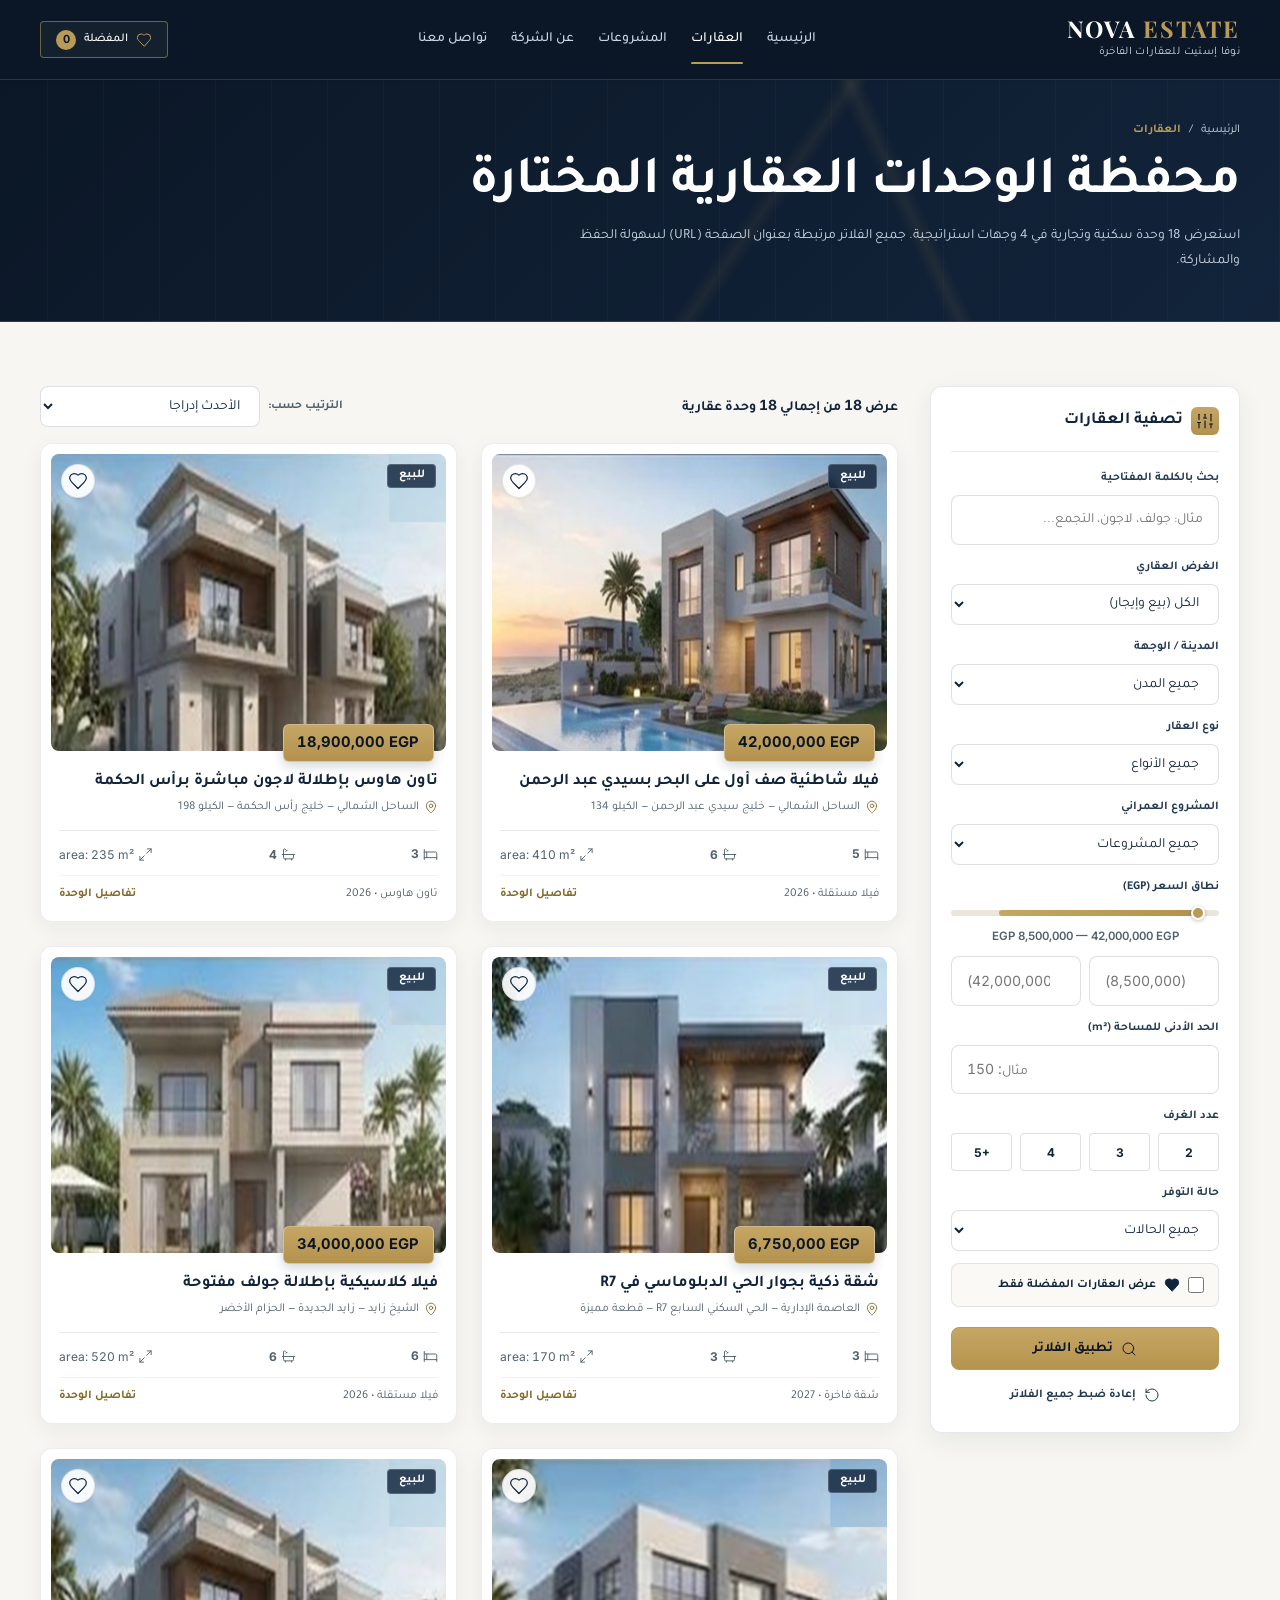
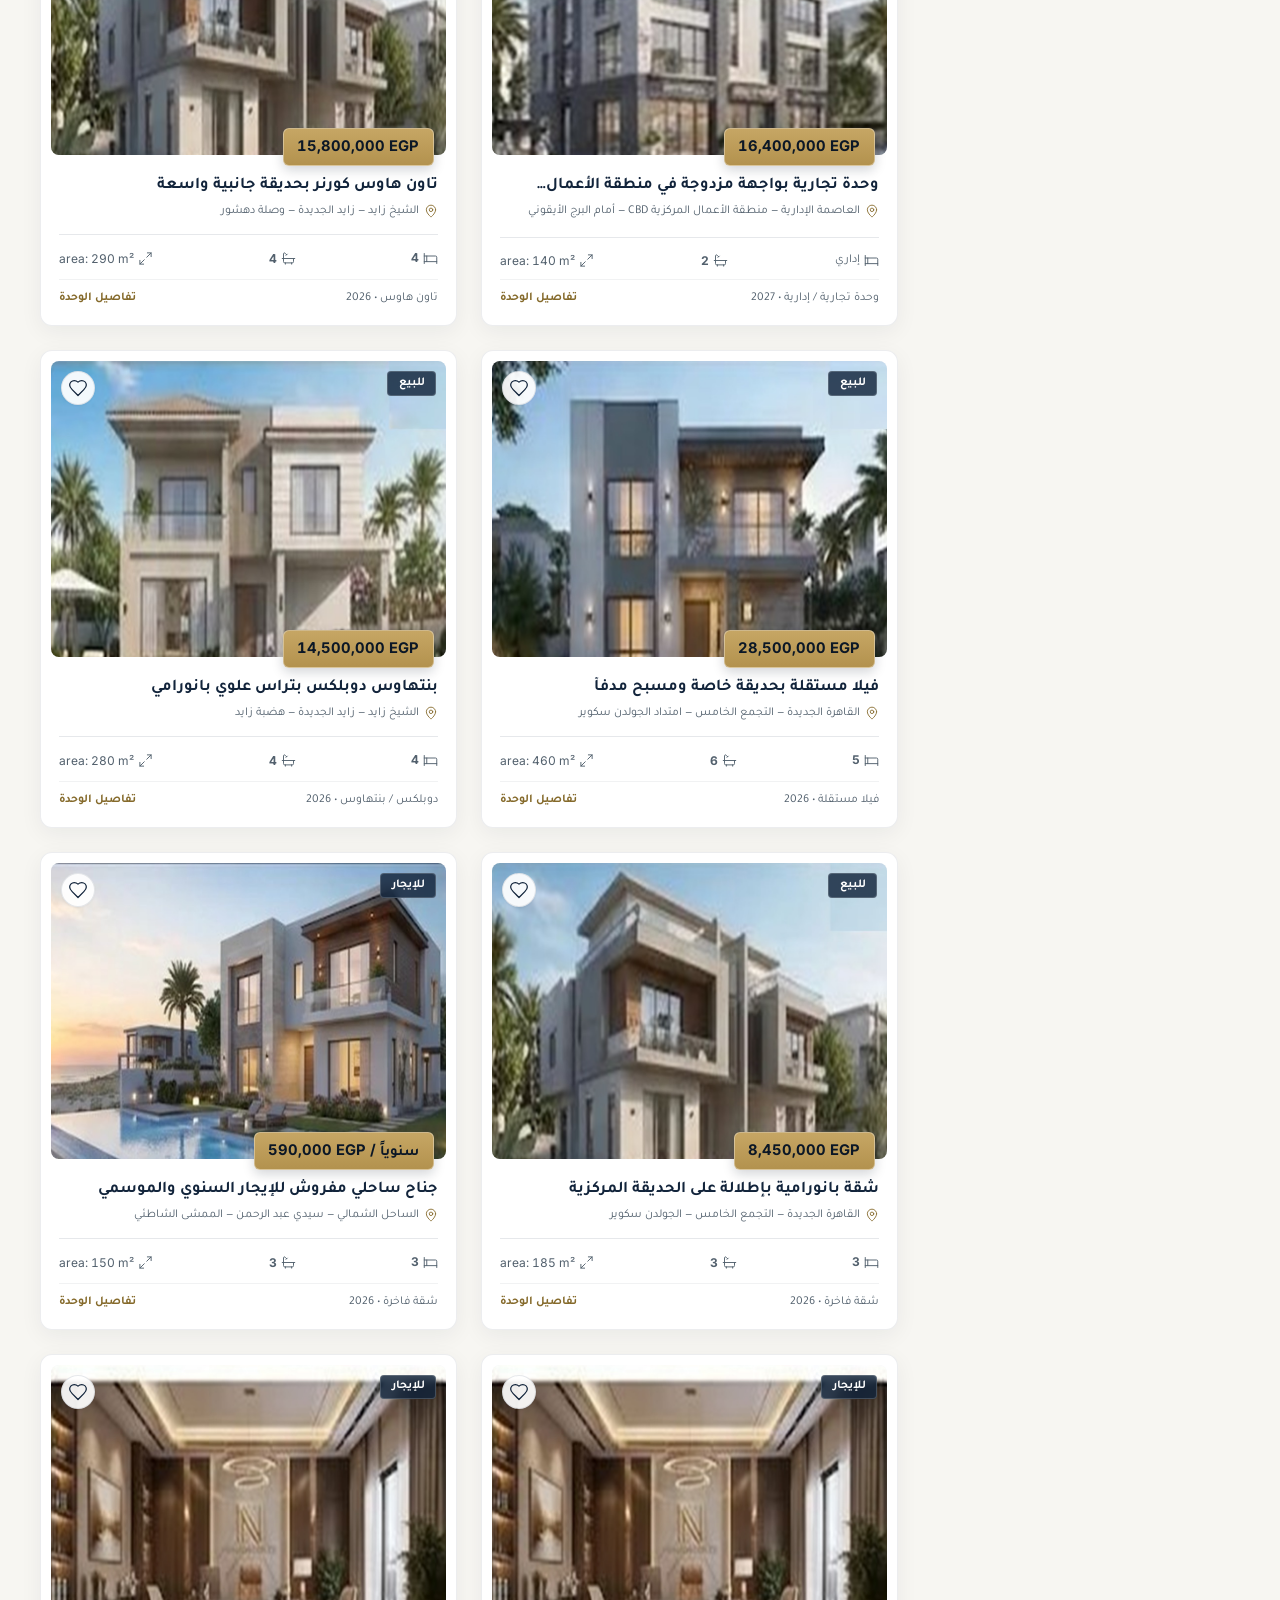
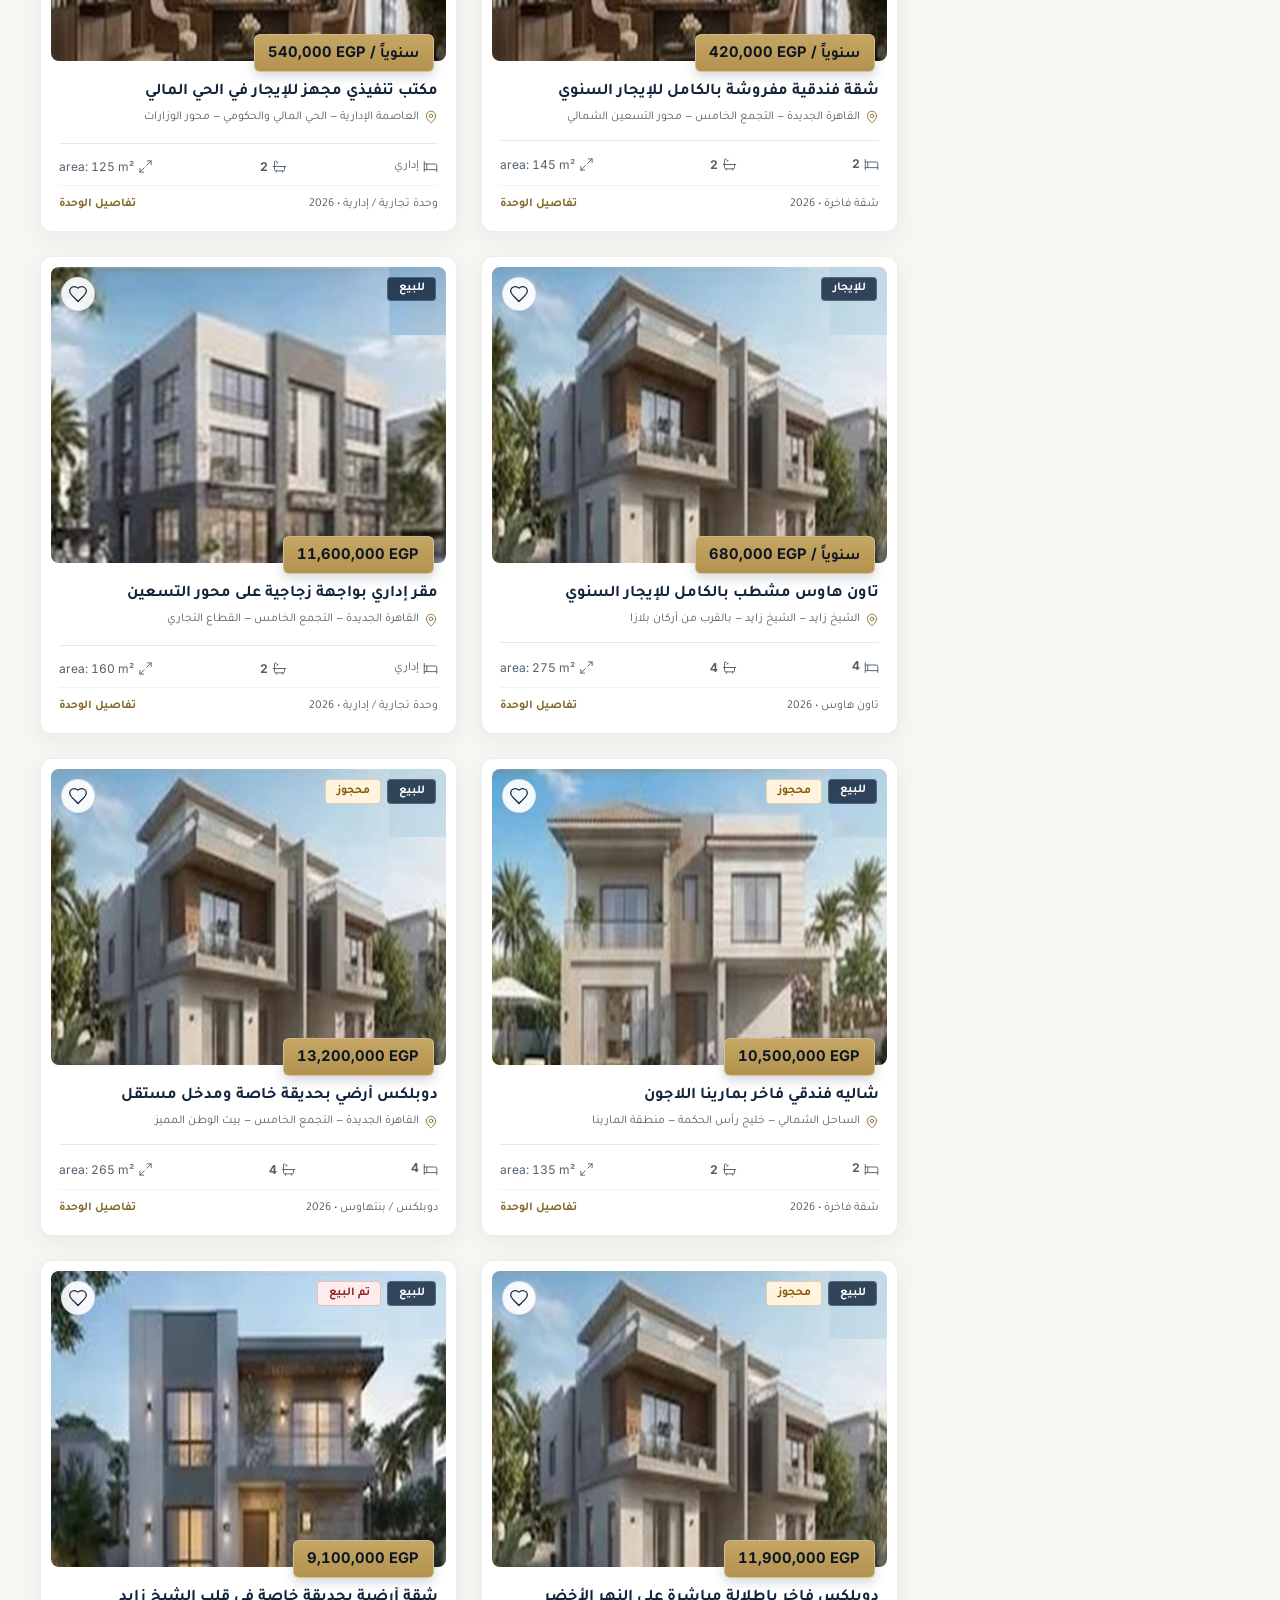
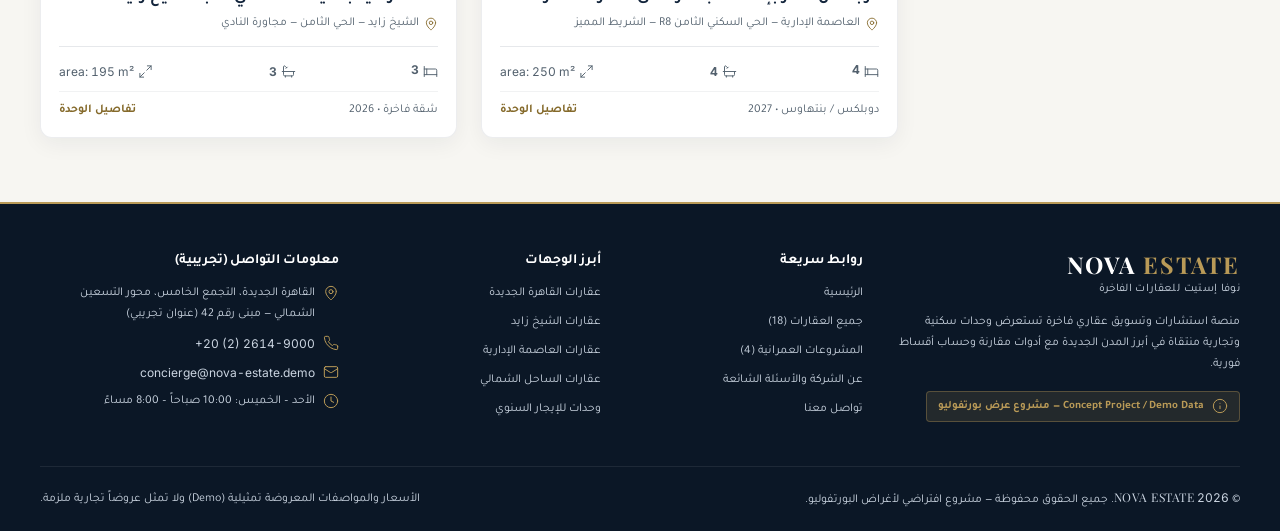
<file: properties.html>
<!DOCTYPE html>
<html lang="ar" dir="rtl">
<head>
  <meta charset="UTF-8">
  <meta name="viewport" content="width=device-width, initial-scale=1.0">
  <title>محفظة العقارات الفاخرة (18 وحدة) | NOVA ESTATE</title>
  <meta name="description" content="تصفح 18 وحدة سكنية وتجارية فاخرة في القاهرة الجديدة، الشيخ زايد، العاصمة الإدارية، والساحل الشمالي مع فلاتر متقدمة للسعر والمساحة وعدد الغرف.">
  <meta property="og:title" content="محفظة العقارات الفاخرة | NOVA ESTATE">
  <meta property="og:description" content="فلترة متقدمة للشقق والفيلات والتاون هاوس والوحدات التجارية مع حفظ المفضلة محلياً.">
  <meta property="og:type" content="website">
  <link rel="icon" type="image/svg+xml" href="favicon.svg">

  <!-- Google Fonts: Playfair Display + Inter + Tajawal -->
  <link rel="preconnect" href="https://fonts.googleapis.com">
  <link rel="preconnect" href="https://fonts.gstatic.com" crossorigin>
  <link href="https://fonts.googleapis.com/css2?family=Inter:wght@400;500;600;700&family=Playfair+Display:wght@600;700&family=Tajawal:wght@400;500;700;800&display=swap" rel="stylesheet">

  <!-- Modular Design System Stylesheets -->
  <link rel="stylesheet" href="assets/css/tokens.css">
  <link rel="stylesheet" href="assets/css/base.css">
  <link rel="stylesheet" href="assets/css/components.css">
  <link rel="stylesheet" href="assets/css/pages.css">
  <link rel="stylesheet" href="assets/css/responsive.css">
</head>
<body data-page="properties">
  <a class="skip-link" href="#main-content">تخطي إلى المحتوى الرئيسي</a>

  <!-- ======================================================================
       SHARED SITE HEADER
       ====================================================================== -->
  <header class="site-header">
    <div class="container header-inner">
      <a href="index.html" class="brand-logo" aria-label="NOVA ESTATE الصفحة الرئيسية">
        <span class="brand-logo__en">NOVA <span>ESTATE</span></span>
        <span class="brand-logo__sub">نوفا إستيت للعقارات الفاخرة</span>
      </a>

      <nav class="main-nav" id="main-navigation" aria-label="التنقل الرئيسي">
        <ul class="nav-list">
          <li><a href="index.html" class="nav-link">الرئيسية</a></li>
          <li><a href="properties.html" class="nav-link nav-link--active" aria-current="page">العقارات</a></li>
          <li><a href="developments.html" class="nav-link">المشروعات</a></li>
          <li><a href="about.html" class="nav-link">عن الشركة</a></li>
          <li><a href="contact.html" class="nav-link">تواصل معنا</a></li>
        </ul>
      </nav>

      <div class="header-actions">
        <button
          type="button"
          class="fav-trigger-btn"
          id="favorites-toggle-btn"
          aria-expanded="false"
          aria-controls="favorites-drawer"
          aria-label="فتح درج العقارات المفضلة"
        >
          <svg class="icon icon--md" aria-hidden="true" focusable="false">
            <use href="assets/icons/sprite.svg#icon-heart"></use>
          </svg>
          <span class="fav-trigger-btn__label">المفضلة</span>
          <span class="fav-badge" id="favorites-count-badge" aria-live="polite">0</span>
        </button>

        <button
          type="button"
          class="mobile-menu-btn"
          id="mobile-menu-toggle"
          aria-expanded="false"
          aria-controls="main-navigation"
          aria-label="فتح قائمة التنقل"
        >
          <svg class="icon icon--lg" aria-hidden="true" focusable="false">
            <use href="assets/icons/sprite.svg#icon-menu"></use>
          </svg>
        </button>
      </div>
    </div>
  </header>

  <!-- ======================================================================
       MAIN CONTENT
       ====================================================================== -->
  <main id="main-content">
    <!-- Page Header Banner -->
    <section class="page-hero" aria-labelledby="page-heading">
      <div class="container">
        <nav class="breadcrumb" aria-label="مسار الصفحة">
          <a href="index.html">الرئيسية</a>
          <span aria-hidden="true">/</span>
          <span class="breadcrumb__current" aria-current="page">العقارات</span>
        </nav>
        <h1 id="page-heading" class="page-hero__title">محفظة الوحدات العقارية المختارة</h1>
        <p class="page-hero__subtitle">
          استعرض 18 وحدة سكنية وتجارية في 4 وجهات استراتيجية. جميع الفلاتر مرتبطة بعنوان الصفحة (URL) لسهولة الحفظ والمشاركة.
        </p>
      </div>
    </section>

    <!-- Listings & Filters Section -->
    <section class="section" aria-label="تصفية وعرض العقارات">
      <div class="container">
        <!-- Mobile Filter Drawer Backdrop -->
        <div class="drawer-backdrop" id="filter-backdrop" hidden></div>

        <div class="listings-layout">
          <!-- ==============================================================
               FILTER SIDEBAR (Desktop >= 992px) / FILTER DRAWER (Mobile < 992px)
               ============================================================== -->
          <aside
            class="filter-panel"
            id="filter-drawer"
            aria-label="فلاتر البحث المتقدمة"
          >
            <div class="filter-panel__header">
              <h2 class="filter-panel__title" id="filter-drawer-title">
                <svg class="icon icon--md" aria-hidden="true" focusable="false">
                  <use href="assets/icons/sprite.svg#icon-sliders"></use>
                </svg>
                <span>تصفية العقارات</span>
              </h2>
              <button
                type="button"
                class="filter-panel__close"
                id="filter-close-btn"
                aria-label="إغلاق لوحة الفلاتر"
              >
                <svg class="icon icon--md" aria-hidden="true" focusable="false">
                  <use href="assets/icons/sprite.svg#icon-x"></use>
                </svg>
              </button>
            </div>

            <form id="properties-filter-form" class="filter-form" novalidate>
              <!-- Keyword Search -->
              <div class="form-group">
                <label for="filter-q" class="form-label">بحث بالكلمة المفتاحية</label>
                <input
                  type="search"
                  id="filter-q"
                  name="q"
                  class="form-control"
                  placeholder="مثال: جولف، لاجون، التجمع..."
                  autocomplete="off"
                >
              </div>

              <!-- Purpose Filter -->
              <div class="form-group">
                <label for="filter-purpose" class="form-label">الغرض العقاري</label>
                <select id="filter-purpose" name="purpose" class="form-select">
                  <option value="">الكل (بيع وإيجار)</option>
                  <option value="sale">للبيع</option>
                  <option value="rent">للإيجار السنوي</option>
                </select>
              </div>

              <!-- City Filter -->
              <div class="form-group">
                <label for="filter-city" class="form-label">المدينة / الوجهة</label>
                <select id="filter-city" name="city" class="form-select">
                  <option value="">جميع المدن</option>
                  <option value="القاهرة الجديدة">القاهرة الجديدة</option>
                  <option value="الشيخ زايد">الشيخ زايد</option>
                  <option value="العاصمة الإدارية">العاصمة الإدارية</option>
                  <option value="الساحل الشمالي">الساحل الشمالي</option>
                </select>
              </div>

              <!-- Property Type Filter -->
              <div class="form-group">
                <label for="filter-type" class="form-label">نوع العقار</label>
                <select id="filter-type" name="type" class="form-select">
                  <option value="">جميع الأنواع</option>
                  <option value="apartment">شقة فاخرة</option>
                  <option value="villa">فيلا مستقلة</option>
                  <option value="townhouse">تاون هاوس</option>
                  <option value="duplex">دوبلكس / بنتهاوس</option>
                  <option value="commercial">وحدة تجارية / إدارية</option>
                </select>
              </div>

              <!-- Development Filter -->
              <div class="form-group">
                <label for="filter-development" class="form-label">المشروع العمراني</label>
                <select id="filter-development" name="developmentId" class="form-select">
                  <option value="">جميع المشروعات</option>
                  <option value="dev-001">أوريليا ريزيدنس (القاهرة الجديدة)</option>
                  <option value="dev-002">سولاريس بارك (الشيخ زايد)</option>
                  <option value="dev-003">فيرتكس كابيتال (العاصمة الإدارية)</option>
                  <option value="dev-004">أزور باي (الساحل الشمالي)</option>
                </select>
              </div>

              <!-- Price Range Filter (EGP) -->
              <div class="form-group">
                <span class="form-label">نطاق السعر (EGP)</span>
                <div class="filter-price-track" aria-hidden="true">
                  <span class="filter-price-track__fill"></span>
                  <span class="filter-price-track__thumb"></span>
                </div>
                <p class="filter-price-caption num-tabular">EGP 8,500,000 — 42,000,000 EGP</p>
                <div class="filter-range-row">
                  <div>
                    <label for="filter-min-price" class="sr-only">أقل سعر بالجنيه</label>
                    <input
                      type="number"
                      id="filter-min-price"
                      name="minPrice"
                      class="form-control num-tabular"
                      placeholder="من (8,500,000)"
                      min="0"
                      step="100000"
                    >
                  </div>
                  <div>
                    <label for="filter-max-price" class="sr-only">أعلى سعر بالجنيه</label>
                    <input
                      type="number"
                      id="filter-max-price"
                      name="maxPrice"
                      class="form-control num-tabular"
                      placeholder="إلى (42,000,000)"
                      min="0"
                      step="100000"
                    >
                  </div>
                </div>
                <div class="demo-notice" id="price-swap-notice" role="status" hidden>
                  <svg class="icon icon--sm" aria-hidden="true" focusable="false">
                    <use href="assets/icons/sprite.svg#icon-info"></use>
                  </svg>
                  <span>تم تبديل الحد الأدنى والأعلى للسعر تلقائياً لأن القيمة الدنيا كانت أكبر من العليا.</span>
                </div>
              </div>

              <!-- Minimum Area Filter (m²) -->
              <div class="form-group">
                <label for="filter-min-area" class="form-label">الحد الأدنى للمساحة (m²)</label>
                <input
                  type="number"
                  id="filter-min-area"
                  name="minArea"
                  class="form-control num-tabular"
                  placeholder="مثال: 150"
                  min="0"
                  step="10"
                >
              </div>

              <!-- Minimum Bedrooms Filter (Quick-Select Pills + Select) -->
              <div class="form-group">
                <label for="filter-bedrooms" class="form-label">عدد الغرف</label>
                <div class="bedroom-pills" role="group" aria-label="اختيار سريع لعدد الغرف">
                  <button type="button" class="bedroom-pill num-tabular" data-bed-val="2" aria-pressed="false">2</button>
                  <button type="button" class="bedroom-pill num-tabular" data-bed-val="3" aria-pressed="false">3</button>
                  <button type="button" class="bedroom-pill num-tabular" data-bed-val="4" aria-pressed="false">4</button>
                  <button type="button" class="bedroom-pill num-tabular" data-bed-val="5" aria-pressed="false">5+</button>
                </div>
                <select id="filter-bedrooms" name="bedrooms" class="form-select sr-only">
                  <option value="">غير محدد (يشمل الإداري والتجاري)</option>
                  <option value="2">2 غرف نوم فأكثر</option>
                  <option value="3">3 غرف نوم فأكثر</option>
                  <option value="4">4 غرف نوم فأكثر</option>
                  <option value="5">5 غرف نوم فأكثر</option>
                </select>
              </div>

              <!-- Availability Status Filter -->
              <div class="form-group">
                <label for="filter-status" class="form-label">حالة التوفر</label>
                <select id="filter-status" name="status" class="form-select">
                  <option value="">جميع الحالات</option>
                  <option value="available">متاح للحجز فقط</option>
                  <option value="reserved">محجوز مبدئياً</option>
                  <option value="sold">تم البيع</option>
                </select>
              </div>

              <!-- Favorites Only Toggle -->
              <label class="filter-check-row" for="filter-favorites-only">
                <input type="checkbox" id="filter-favorites-only" name="favorites" value="1">
                <svg class="icon icon--sm" aria-hidden="true" focusable="false">
                  <use href="assets/icons/sprite.svg#icon-heart-filled"></use>
                </svg>
                <span>عرض العقارات المفضلة فقط</span>
              </label>

              <div class="filter-panel__actions">
                <button type="submit" class="btn btn--primary btn--full" id="filter-apply-btn">
                  <svg class="icon icon--sm" aria-hidden="true" focusable="false">
                    <use href="assets/icons/sprite.svg#icon-search"></use>
                  </svg>
                  <span>تطبيق الفلاتر</span>
                </button>
                <button type="button" class="btn btn--ghost btn--sm btn--full" id="filter-reset-btn">
                  <svg class="icon icon--sm" aria-hidden="true" focusable="false">
                    <use href="assets/icons/sprite.svg#icon-rotate-ccw"></use>
                  </svg>
                  <span>إعادة ضبط جميع الفلاتر</span>
                </button>
              </div>
            </form>
          </aside>

          <!-- ==============================================================
               RESULTS COLUMN (Toolbar + Active Filter Chips + Grid / States)
               ============================================================== -->
          <div>
            <!-- Toolbar -->
            <div class="listings-toolbar">
              <div class="listings-toolbar__info">
                <button
                  type="button"
                  class="btn btn--navy btn--sm filter-mobile-trigger"
                  id="filter-open-btn"
                  aria-expanded="false"
                  aria-controls="filter-drawer"
                >
                  <svg class="icon icon--sm" aria-hidden="true" focusable="false">
                    <use href="assets/icons/sprite.svg#icon-sliders"></use>
                  </svg>
                  <span>تصفية النتائج</span>
                  <span class="fav-badge" id="mobile-filter-count">0</span>
                </button>
                <p class="results-count" id="properties-results-count" aria-live="polite">
                  جاري تحميل العقارات...
                </p>
              </div>

              <div class="listings-toolbar__controls">
                <div class="sort-group">
                  <label for="filter-sort">الترتيب حسب:</label>
                  <select id="filter-sort" name="sort" class="form-select">
                    <option value="newest">الأحدث إدراجاً</option>
                    <option value="price-asc">السعر: من الأقل إلى الأعلى</option>
                    <option value="price-desc">السعر: من الأعلى إلى الأقل</option>
                    <option value="area-desc">المساحة: من الأكبر إلى الأصغر</option>
                    <option value="area-asc">المساحة: من الأصغر إلى الأكبر</option>
                  </select>
                </div>
              </div>
            </div>

            <!-- Active Filter Chips Container -->
            <div
              class="active-chips-bar"
              id="active-filters-bar"
              aria-label="الفلاتر النشطة"
              hidden
            ></div>

            <!-- Loading State -->
            <div class="state-box" id="properties-loading-state" role="status">
              <div class="state-box__icon">
                <svg class="icon icon--lg" aria-hidden="true" focusable="false">
                  <use href="assets/icons/sprite.svg#icon-building"></use>
                </svg>
              </div>
              <h2 class="state-box__title">جاري تحميل المحفظة العقارية...</h2>
              <p class="state-box__desc">يرجى الانتظار لحظات بينما يتم جلب بيانات الـ 18 وحدة عقارية.</p>
            </div>

            <!-- Error State -->
            <div class="state-box" id="properties-error-state" role="alert" hidden>
              <div class="state-box__icon">
                <svg class="icon icon--lg" aria-hidden="true" focusable="false">
                  <use href="assets/icons/sprite.svg#icon-info"></use>
                </svg>
              </div>
              <h2 class="state-box__title">تعذّر تحميل بيانات العقارات</h2>
              <p class="state-box__desc">
                تأكد من تشغيل الموقع عبر خادم محلي (مثل <code dir="ltr">python -m http.server 5500</code>) وليس عبر فتح ملف HTML مباشرة.
              </p>
              <button type="button" class="btn btn--navy btn--sm" id="properties-retry-btn">
                <svg class="icon icon--sm" aria-hidden="true" focusable="false">
                  <use href="assets/icons/sprite.svg#icon-rotate-ccw"></use>
                </svg>
                <span>إعادة المحاولة</span>
              </button>
            </div>

            <!-- Empty Results State -->
            <div class="state-box" id="properties-empty-state" hidden>
              <div class="state-box__icon">
                <svg class="icon icon--lg" aria-hidden="true" focusable="false">
                  <use href="assets/icons/sprite.svg#icon-search"></use>
                </svg>
              </div>
              <h2 class="state-box__title">لا توجد وحدات مطابقة لمعايير البحث الحالية</h2>
              <p class="state-box__desc">
                جرّب توسيع النطاق السعري أو تقليل الحد الأدنى للمساحة أو الغرف، أو قم بإعادة ضبط الفلاتر لعرض جميع الوحدات الـ 18.
              </p>
              <button type="button" class="btn btn--primary" id="empty-reset-btn">
                <svg class="icon icon--sm" aria-hidden="true" focusable="false">
                  <use href="assets/icons/sprite.svg#icon-rotate-ccw"></use>
                </svg>
                <span>إعادة ضبط جميع الفلاتر</span>
              </button>
            </div>

            <!-- Properties Grid -->
            <div class="properties-grid" id="properties-grid" aria-live="polite" hidden></div>
          </div>
        </div>
      </div>
    </section>
  </main>

  <!-- ======================================================================
       SHARED SITE FOOTER
       ====================================================================== -->
  <footer class="site-footer">
    <div class="container">
      <div class="footer-grid">
        <div>
          <a href="index.html" class="brand-logo" aria-label="NOVA ESTATE الصفحة الرئيسية">
            <span class="brand-logo__en">NOVA <span>ESTATE</span></span>
            <span class="brand-logo__sub">نوفا إستيت للعقارات الفاخرة</span>
          </a>
          <p class="footer-brand-desc">
            منصة استشارات وتسويق عقاري فاخرة تستعرض وحدات سكنية وتجارية منتقاة في أبرز المدن الجديدة مع أدوات مقارنة وحساب أقساط فورية.
          </p>
          <div class="footer-demo-tag">
            <svg class="icon icon--sm" aria-hidden="true" focusable="false">
              <use href="assets/icons/sprite.svg#icon-info"></use>
            </svg>
            <span>Concept Project / Demo Data — مشروع عرض بورتفوليو</span>
          </div>
        </div>

        <div>
          <h3 class="footer-col__title">روابط سريعة</h3>
          <ul class="footer-links">
            <li><a href="index.html">الرئيسية</a></li>
            <li><a href="properties.html">جميع العقارات (18)</a></li>
            <li><a href="developments.html">المشروعات العمرانية (4)</a></li>
            <li><a href="about.html">عن الشركة والأسئلة الشائعة</a></li>
            <li><a href="contact.html">تواصل معنا</a></li>
          </ul>
        </div>

        <div>
          <h3 class="footer-col__title">أبرز الوجهات</h3>
          <ul class="footer-links">
            <li><a href="properties.html?city=القاهرة+الجديدة">عقارات القاهرة الجديدة</a></li>
            <li><a href="properties.html?city=الشيخ+زايد">عقارات الشيخ زايد</a></li>
            <li><a href="properties.html?city=العاصمة+الإدارية">عقارات العاصمة الإدارية</a></li>
            <li><a href="properties.html?city=الساحل+الشمالي">عقارات الساحل الشمالي</a></li>
            <li><a href="properties.html?purpose=rent">وحدات للإيجار السنوي</a></li>
          </ul>
        </div>

        <div>
          <h3 class="footer-col__title">معلومات التواصل (تجريبية)</h3>
          <ul class="footer-contact-list">
            <li class="footer-contact-item">
              <svg class="icon icon--sm" aria-hidden="true" focusable="false">
                <use href="assets/icons/sprite.svg#icon-map-pin"></use>
              </svg>
              <span>القاهرة الجديدة، التجمع الخامس، محور التسعين الشمالي — مبنى رقم 42 (عنوان تجريبي)</span>
            </li>
            <li class="footer-contact-item">
              <svg class="icon icon--sm" aria-hidden="true" focusable="false">
                <use href="assets/icons/sprite.svg#icon-phone"></use>
              </svg>
              <span class="num-tabular">+20 (2) 2614-9000</span>
            </li>
            <li class="footer-contact-item">
              <svg class="icon icon--sm" aria-hidden="true" focusable="false">
                <use href="assets/icons/sprite.svg#icon-mail"></use>
              </svg>
              <span class="num-tabular">concierge@nova-estate.demo</span>
            </li>
            <li class="footer-contact-item">
              <svg class="icon icon--sm" aria-hidden="true" focusable="false">
                <use href="assets/icons/sprite.svg#icon-clock"></use>
              </svg>
              <span>الأحد – الخميس: 10:00 صباحاً – 8:00 مساءً</span>
            </li>
          </ul>
        </div>
      </div>

      <div class="footer-bottom">
        <p>© <span class="num-tabular">2026</span> <span class="brand-latin">NOVA ESTATE</span>. جميع الحقوق محفوظة — مشروع افتراضي لأغراض البورتفوليو.</p>
        <p>الأسعار والمواصفات المعروضة تمثيلية (Demo) ولا تمثل عروضاً تجارية ملزمة.</p>
      </div>
    </div>
  </footer>

  <!-- ======================================================================
       SHARED FAVORITES DRAWER
       ====================================================================== -->
  <div class="drawer-backdrop" id="favorites-backdrop" hidden></div>
  <aside
    class="drawer favorites-drawer"
    id="favorites-drawer"
    role="dialog"
    aria-modal="true"
    aria-labelledby="favorites-drawer-title"
    aria-hidden="true"
  >
    <div class="drawer__header">
      <h2 class="drawer__title" id="favorites-drawer-title">
        <svg class="icon icon--md" aria-hidden="true" focusable="false">
          <use href="assets/icons/sprite.svg#icon-heart-filled"></use>
        </svg>
        <span>العقارات المفضلة</span>
      </h2>
      <button
        type="button"
        class="drawer__close"
        id="favorites-close-btn"
        aria-label="إغلاق درج المفضلة"
      >
        <svg class="icon icon--md" aria-hidden="true" focusable="false">
          <use href="assets/icons/sprite.svg#icon-x"></use>
        </svg>
      </button>
    </div>

    <div class="drawer__body" id="favorites-drawer-body">
      <div class="state-box" id="favorites-empty-state">
        <div class="state-box__icon">
          <svg class="icon icon--lg" aria-hidden="true" focusable="false">
            <use href="assets/icons/sprite.svg#icon-heart"></use>
          </svg>
        </div>
        <h3 class="state-box__title">قائمة المفضلة فارغة حالياً</h3>
        <p class="state-box__desc">
          اضغط على أيقونة القلب أعلى أي بطاقة عقار لحفظه في هذه القائمة ومقارنته لاحقاً.
        </p>
        <a href="properties.html" class="btn btn--navy btn--sm">تصفح العقارات المتاحة</a>
      </div>
      <ul class="fav-list" id="favorites-drawer-list" hidden></ul>
    </div>

    <div class="drawer__footer" id="favorites-drawer-footer" hidden>
      <a href="properties.html?favorites=1" class="btn btn--primary btn--full">
        <span>عرض المفضلة في صفحة العقارات</span>
      </a>
      <button type="button" class="btn btn--ghost btn--sm btn--full" id="favorites-clear-btn">
        <svg class="icon icon--sm" aria-hidden="true" focusable="false">
          <use href="assets/icons/sprite.svg#icon-trash"></use>
        </svg>
        <span>مسح القائمة بالكامل</span>
      </button>
    </div>
  </aside>

  <script type="module" src="assets/js/app.js"></script>
</body>
</html>
</file>
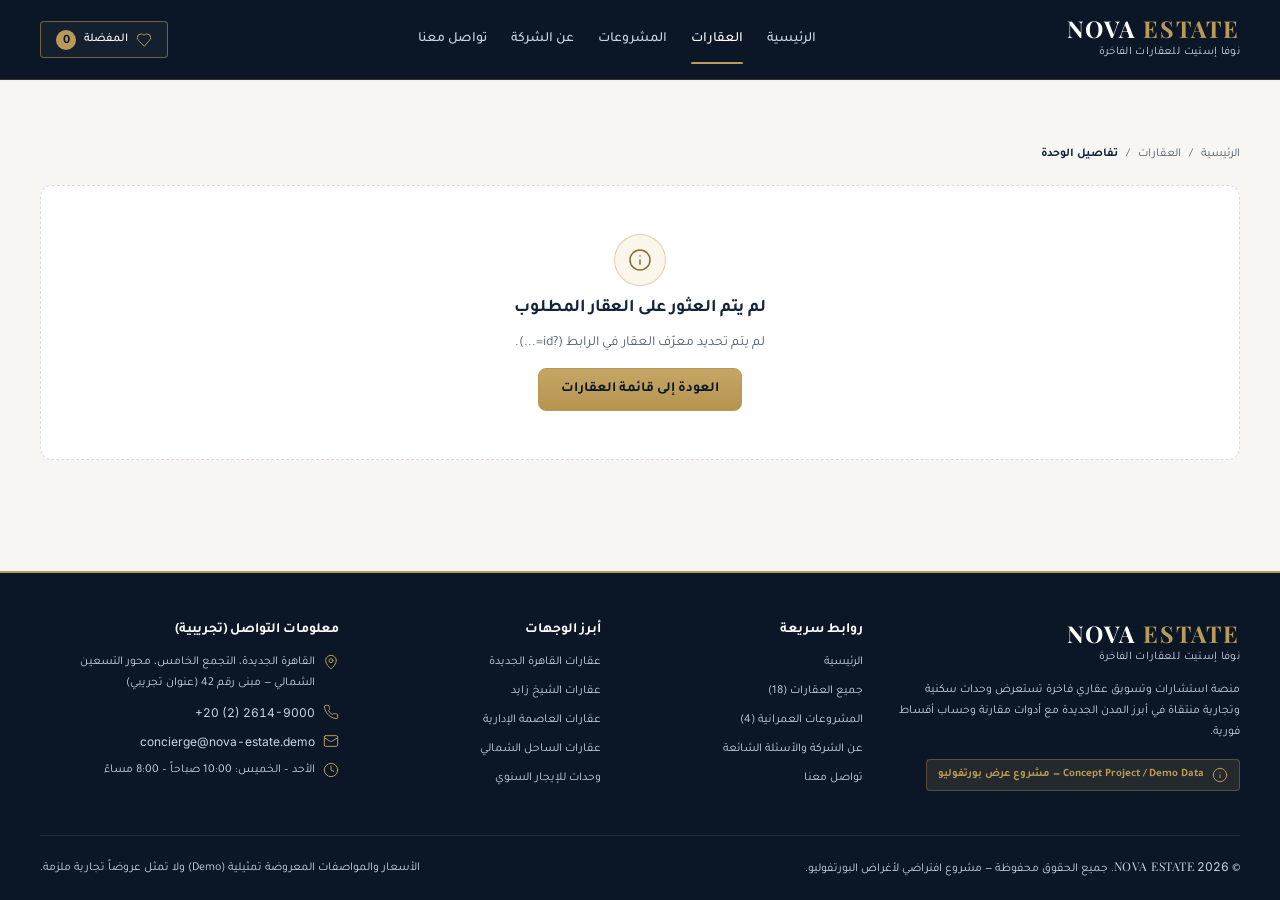
<file: property.html>
<!DOCTYPE html>
<html lang="ar" dir="rtl">
<head>
  <meta charset="UTF-8">
  <meta name="viewport" content="width=device-width, initial-scale=1.0">
  <title>تفاصيل الوحدة العقارية | NOVA ESTATE</title>
  <meta name="description" content="استعرض المواصفات التفصيلية للوحدة العقارية، معرض الصور، سعر المتر المربع، حاسبة الأقساط التقديرية، ونموذج طلب المعاينة التجريبي.">
  <meta property="og:title" content="تفاصيل العقار | NOVA ESTATE">
  <meta property="og:description" content="مواصفات العقار الكاملة مع حاسبة أقساط تفاعلية وطلب معاينة تجريبي.">
  <meta property="og:type" content="website">
  <link rel="icon" type="image/svg+xml" href="favicon.svg">

  <!-- Google Fonts: Playfair Display + Inter + Tajawal -->
  <link rel="preconnect" href="https://fonts.googleapis.com">
  <link rel="preconnect" href="https://fonts.gstatic.com" crossorigin>
  <link href="https://fonts.googleapis.com/css2?family=Inter:wght@400;500;600;700&family=Playfair+Display:wght@600;700&family=Tajawal:wght@400;500;700;800&display=swap" rel="stylesheet">

  <!-- Modular Design System Stylesheets -->
  <link rel="stylesheet" href="assets/css/tokens.css">
  <link rel="stylesheet" href="assets/css/base.css">
  <link rel="stylesheet" href="assets/css/components.css">
  <link rel="stylesheet" href="assets/css/pages.css">
  <link rel="stylesheet" href="assets/css/responsive.css">
</head>
<body data-page="property-detail">
  <a class="skip-link" href="#main-content">تخطي إلى المحتوى الرئيسي</a>

  <!-- ======================================================================
       SHARED SITE HEADER
       ====================================================================== -->
  <header class="site-header">
    <div class="container header-inner">
      <a href="index.html" class="brand-logo" aria-label="NOVA ESTATE الصفحة الرئيسية">
        <span class="brand-logo__en">NOVA <span>ESTATE</span></span>
        <span class="brand-logo__sub">نوفا إستيت للعقارات الفاخرة</span>
      </a>

      <nav class="main-nav" id="main-navigation" aria-label="التنقل الرئيسي">
        <ul class="nav-list">
          <li><a href="index.html" class="nav-link">الرئيسية</a></li>
          <li><a href="properties.html" class="nav-link nav-link--active">العقارات</a></li>
          <li><a href="developments.html" class="nav-link">المشروعات</a></li>
          <li><a href="about.html" class="nav-link">عن الشركة</a></li>
          <li><a href="contact.html" class="nav-link">تواصل معنا</a></li>
        </ul>
      </nav>

      <div class="header-actions">
        <button
          type="button"
          class="fav-trigger-btn"
          id="favorites-toggle-btn"
          aria-expanded="false"
          aria-controls="favorites-drawer"
          aria-label="فتح درج العقارات المفضلة"
        >
          <svg class="icon icon--md" aria-hidden="true" focusable="false">
            <use href="assets/icons/sprite.svg#icon-heart"></use>
          </svg>
          <span class="fav-trigger-btn__label">المفضلة</span>
          <span class="fav-badge" id="favorites-count-badge" aria-live="polite">0</span>
        </button>

        <button
          type="button"
          class="mobile-menu-btn"
          id="mobile-menu-toggle"
          aria-expanded="false"
          aria-controls="main-navigation"
          aria-label="فتح قائمة التنقل"
        >
          <svg class="icon icon--lg" aria-hidden="true" focusable="false">
            <use href="assets/icons/sprite.svg#icon-menu"></use>
          </svg>
        </button>
      </div>
    </div>
  </header>

  <!-- ======================================================================
       MAIN CONTENT
       ====================================================================== -->
  <main id="main-content">
    <section class="section">
      <div class="container">
        <!-- Breadcrumb -->
        <nav class="breadcrumb breadcrumb--light" aria-label="مسار الصفحة">
          <a href="index.html">الرئيسية</a>
          <span aria-hidden="true">/</span>
          <a href="properties.html">العقارات</a>
          <span aria-hidden="true">/</span>
          <span class="breadcrumb__current" id="breadcrumb-property-title" aria-current="page">تفاصيل الوحدة</span>
        </nav>

        <!-- 1. LOADING STATE -->
        <div class="state-box" id="property-loading-state" role="status">
          <div class="state-box__icon">
            <svg class="icon icon--lg" aria-hidden="true" focusable="false">
              <use href="assets/icons/sprite.svg#icon-building"></use>
            </svg>
          </div>
          <h1 class="state-box__title">جاري تحميل بيانات العقار...</h1>
          <p class="state-box__desc">يتم الآن تجهيز المواصفات، معرض الصور، وحاسبة الأقساط التقديرية.</p>
        </div>

        <!-- 2. NOT FOUND / UNKNOWN ID / ERROR STATE -->
        <div class="state-box" id="property-error-state" role="alert" hidden>
          <div class="state-box__icon">
            <svg class="icon icon--lg" aria-hidden="true" focusable="false">
              <use href="assets/icons/sprite.svg#icon-info"></use>
            </svg>
          </div>
          <h1 class="state-box__title" id="property-error-title">لم يتم العثور على العقار المطلوب</h1>
          <p class="state-box__desc" id="property-error-desc">
            المعرّف المحدد في الرابط غير موجود في قاعدة البيانات الحالية أو ربما تم تغييره. يمكنك العودة لاستعراض جميع الوحدات الـ 18 المتاحة.
          </p>
          <a href="properties.html" class="btn btn--primary">
            <span>العودة إلى قائمة العقارات</span>
          </a>
        </div>

        <!-- 3. PROPERTY DETAIL CONTENT (Revealed when valid property ID loads) -->
        <div id="property-detail-content" hidden>
          <!-- Dark Navy Property Header Band (Matching Screen 3 Mockup) -->
          <header class="property-header property-header--navy">
            <div class="property-header__main">
              <div class="property-header__badges" id="property-badges"></div>
              <h1 class="property-header__title" id="property-title">عنوان العقار</h1>
              <p class="property-header__location">
                <svg class="icon icon--md" aria-hidden="true" focusable="false">
                  <use href="assets/icons/sprite.svg#icon-map-pin"></use>
                </svg>
                <span id="property-location">المدينة — الحي</span>
              </p>
              <div class="property-header__price-inline">
                <span class="property-header__price" id="property-price">0 EGP</span>
                <span class="property-header__sqm num-tabular" id="property-price-per-sqm">0 EGP / m²</span>
              </div>
            </div>

            <div class="property-header__actions-stack">
              <button
                type="button"
                class="btn btn--primary btn--sm"
                id="property-fav-btn"
                aria-pressed="false"
              >
                <svg class="icon icon--sm" aria-hidden="true" focusable="false">
                  <use href="assets/icons/sprite.svg#icon-heart"></use>
                </svg>
                <span id="property-fav-label">حفظ في المفضلة</span>
              </button>
              <button
                type="button"
                class="btn btn--outline-light btn--sm"
                id="property-share-btn"
              >
                <svg class="icon icon--sm" aria-hidden="true" focusable="false">
                  <use href="assets/icons/sprite.svg#icon-share"></use>
                </svg>
                <span id="property-share-label">نسخ الرابط</span>
              </button>
            </div>
          </header>

          <!-- Interactive Gallery (Main Image + Captioned Thumbnails Row + Expand Button) -->
          <div class="gallery" aria-label="معرض صور العقار">
            <div class="gallery__main">
              <img
                src="assets/images/properties/villa-sunset.jpg"
                alt="صورة العقار الرئيسية"
                class="gallery__main-img"
                id="gallery-main-img"
                width="1200"
                height="675"
              >
            </div>
            <div class="gallery__bottom-bar">
              <div class="gallery__thumbs" id="gallery-thumbs" role="list" aria-label="مصغرات الصور"></div>
              <button
                type="button"
                class="btn btn--outline btn--sm gallery__expand-inline"
                id="gallery-expand-btn"
                aria-label="فتح الصورة في وضع التكبير Lightbox"
              >
                <svg class="icon icon--sm" aria-hidden="true" focusable="false">
                  <use href="assets/icons/sprite.svg#icon-maximize"></use>
                </svg>
                <span>تكبير المعرض</span>
              </button>
            </div>
          </div>

          <!-- Two-Column Detail Layout -->
          <div class="property-detail-grid">
            <!-- Main Column: Specifications, Description, Features & Map -->
            <div class="detail-stack">
              <!-- Full Specs Card -->
              <article class="detail-card" aria-labelledby="specs-heading">
                <h2 class="detail-card__title" id="specs-heading">
                  <span>المواصفات الكاملة للوحدة</span>
                </h2>
                <!-- Top 4 Cream Highlight Boxes matching Screen 3 -->
                <div class="metrics-highlight-grid" id="property-top-metrics"></div>
                <div class="specs-grid" id="property-specs-grid"></div>
              </article>

              <!-- Editorial Description Card -->
              <article class="detail-card" aria-labelledby="desc-heading">
                <h2 class="detail-card__title" id="desc-heading">
                  <svg class="icon icon--md" aria-hidden="true" focusable="false">
                    <use href="assets/icons/sprite.svg#icon-info"></use>
                  </svg>
                  <span>نظرة تفصيلية على الوحدة</span>
                </h2>
                <p id="property-description" style="color: var(--text-secondary); line-height: 1.85;"></p>
              </article>

              <!-- Features & Amenities Card -->
              <article class="detail-card" aria-labelledby="features-heading">
                <h2 class="detail-card__title" id="features-heading">
                  <svg class="icon icon--md" aria-hidden="true" focusable="false">
                    <use href="assets/icons/sprite.svg#icon-check"></use>
                  </svg>
                  <span>مميزات وتجهيزات العقار</span>
                </h2>
                <ul class="features-list" id="property-features-list"></ul>
              </article>

              <!-- Location & Development Context Card -->
              <article class="detail-card" aria-labelledby="location-heading">
                <h2 class="detail-card__title" id="location-heading">
                  <svg class="icon icon--md" aria-hidden="true" focusable="false">
                    <use href="assets/icons/sprite.svg#icon-map-pin"></use>
                  </svg>
                  <span>الموقع والمشروع التابع له</span>
                </h2>
                <p id="property-development-summary" style="color: var(--text-muted); font-size: var(--text-sm); margin-bottom: var(--space-4);"></p>
                <div style="display: flex; flex-wrap: wrap; gap: var(--space-3);">
                  <a href="developments.html" id="property-development-link" class="btn btn--navy btn--sm">
                    <svg class="icon icon--sm" aria-hidden="true" focusable="false">
                      <use href="assets/icons/sprite.svg#icon-building"></use>
                    </svg>
                    <span>استعراض صفحة المشروع</span>
                  </a>
                  <a
                    href="https://maps.google.com"
                    id="property-map-link"
                    class="btn btn--outline btn--sm"
                    target="_blank"
                    rel="noopener noreferrer"
                  >
                    <svg class="icon icon--sm" aria-hidden="true" focusable="false">
                      <use href="assets/icons/sprite.svg#icon-external-link"></use>
                    </svg>
                    <span>فتح الموقع التقريبي على خرائط Google</span>
                  </a>
                </div>
              </article>
            </div>

            <!-- Sidebar Column: Dark Navy Installment Calculator + Viewing Appointment Request -->
            <aside class="detail-stack" aria-label="أدوات التمويل وطلب المعاينة">
              <!-- Interactive Installment Calculator (Dark Navy & Gold Card matching Screen 3) -->
              <section class="calc-card calc-card--navy" aria-labelledby="calc-heading">
                <h2 class="calc-card__title" id="calc-heading">
                  <span>حاسبة الأقساط التقديرية</span>
                </h2>

                <div class="calc-controls">
                  <div>
                    <div class="calc-slider-header">
                      <label for="calc-down-range">مقدم التعاقد 10% - 50%</label>
                      <span class="calc-slider-val" id="calc-down-percent">15%</span>
                    </div>
                    <input
                      type="range"
                      id="calc-down-range"
                      class="calc-range"
                      min="10"
                      max="50"
                      step="5"
                      value="15"
                    >
                  </div>

                  <div>
                    <div class="calc-slider-header">
                      <label for="calc-years-range">مدة التقسيط 1 - 10 سنوات</label>
                      <span class="calc-slider-val" id="calc-years-label">7 سنوات</span>
                    </div>
                    <input
                      type="range"
                      id="calc-years-range"
                      class="calc-range"
                      min="1"
                      max="10"
                      step="1"
                      value="7"
                    >
                  </div>
                </div>

                <div class="calc-results" aria-live="polite">
                  <div class="calc-results__row">
                    <span>إجمالي قيمة الوحدة:</span>
                    <strong class="num-tabular" id="calc-total-price">0 EGP</strong>
                  </div>
                  <div class="calc-results__row">
                    <span>مقدم التعاقد:</span>
                    <strong class="num-tabular" id="calc-down-amount">0 EGP</strong>
                  </div>
                  <div class="calc-results__row">
                    <span>المبلغ المتبقي للتقسيط:</span>
                    <strong class="num-tabular" id="calc-remaining-amount">0 EGP</strong>
                  </div>
                  <div class="calc-results__row">
                    <span>القسط ربع السنوي:</span>
                    <strong class="num-tabular" id="calc-quarterly-amount">0 EGP</strong>
                  </div>
                  <div class="calc-results__row calc-results__row--highlight">
                    <span>القسط الشهري:</span>
                    <strong class="num-tabular" id="calc-monthly-amount">0 EGP</strong>
                  </div>
                </div>

                <button type="button" class="btn btn--primary btn--full" id="calc-scroll-to-viewing">
                  <span>طلب معاينة للوحدة</span>
                </button>
              </section>

              <!-- Demo Viewing Appointment Form -->
              <section class="detail-card" id="viewing-appointment-section" aria-labelledby="viewing-heading">
                <h2 class="detail-card__title" id="viewing-heading">
                  <svg class="icon icon--md" aria-hidden="true" focusable="false">
                    <use href="assets/icons/sprite.svg#icon-calendar"></use>
                  </svg>
                  <span>طلب معاينة تجريبي للوحدة</span>
                </h2>

                <form id="viewing-appointment-form" class="filter-form" novalidate>
                  <div class="form-group">
                    <label for="viewing-name" class="form-label">الاسم الكامل *</label>
                    <input
                      type="text"
                      id="viewing-name"
                      name="name"
                      class="form-control"
                      placeholder="أدخل اسمك الثلاثي"
                      required
                    >
                    <span class="form-error" id="viewing-name-error" hidden>يرجى إدخال الاسم الكامل (3 أحرف على الأقل).</span>
                  </div>

                  <div class="form-group">
                    <label for="viewing-phone" class="form-label">رقم الهاتف للتواصل *</label>
                    <input
                      type="tel"
                      id="viewing-phone"
                      name="phone"
                      class="form-control num-tabular"
                      placeholder="+20 10 0000 0000"
                      required
                    >
                    <span class="form-error" id="viewing-phone-error" hidden>يرجى إدخال رقم هاتف صحيح (8 إلى 15 رقماً).</span>
                  </div>

                  <div class="form-group">
                    <label for="viewing-email" class="form-label">البريد الإلكتروني *</label>
                    <input
                      type="email"
                      id="viewing-email"
                      name="email"
                      class="form-control num-tabular"
                      placeholder="name@example.com"
                      required
                    >
                    <span class="form-error" id="viewing-email-error" hidden>يرجى إدخال بريد إلكتروني صحيح.</span>
                  </div>

                  <div class="form-group">
                    <label for="viewing-date" class="form-label">تاريخ المعاينة المفضل *</label>
                    <input
                      type="date"
                      id="viewing-date"
                      name="date"
                      class="form-control num-tabular"
                      required
                    >
                    <span class="form-error" id="viewing-date-error" hidden>يرجى اختيار تاريخ اليوم أو تاريخ مستقبلي (لا يُسمح بتواريخ ماضية).</span>
                  </div>

                  <div class="form-group">
                    <label for="viewing-time" class="form-label">الفترة الزمنية المفضلة</label>
                    <select id="viewing-time" name="timeSlot" class="form-select">
                      <option value="صباحاً (10:00 ص - 1:00 م)">صباحاً (10:00 ص – 1:00 م)</option>
                      <option value="ظهراً (1:00 م - 4:00 م)">ظهراً (1:00 م – 4:00 م)</option>
                      <option value="مساءً (4:00 م - 7:00 م)">مساءً (4:00 م – 7:00 م)</option>
                    </select>
                  </div>

                  <div class="form-group">
                    <label for="viewing-notes" class="form-label">ملاحظات إضافية (اختياري)</label>
                    <textarea
                      id="viewing-notes"
                      name="notes"
                      class="form-control"
                      rows="3"
                      placeholder="أي استفسارات حول خطة السداد أو المعاينة..."
                    ></textarea>
                  </div>

                  <button type="submit" class="btn btn--primary btn--full">
                    <svg class="icon icon--sm" aria-hidden="true" focusable="false">
                      <use href="assets/icons/sprite.svg#icon-calendar"></use>
                    </svg>
                    <span>تأكيد طلب المعاينة التجريبي</span>
                  </button>

                  <div class="demo-notice">
                    <svg class="icon icon--sm" aria-hidden="true" focusable="false">
                      <use href="assets/icons/sprite.svg#icon-info"></use>
                    </svg>
                    <span>نموذج تجريبي (Demo): يعمل محلياً داخل المتصفح ولا يرسل بياناتك إلى خادم أو وكيل حقيقي.</span>
                  </div>
                </form>

                <!-- Viewing Confirmation Summary Box -->
                <div class="state-box" id="viewing-confirmation" role="status" hidden>
                  <div class="state-box__icon">
                    <svg class="icon icon--lg" aria-hidden="true" focusable="false">
                      <use href="assets/icons/sprite.svg#icon-check"></use>
                    </svg>
                  </div>
                  <h3 class="state-box__title">تم تسجيل ملخص المعاينة التجريبي</h3>
                  <div id="viewing-confirmation-details" style="text-align: right; width: 100%; font-size: var(--text-xs); color: var(--text-secondary); background: var(--bg-page); padding: var(--space-3); border-radius: var(--radius-sm); border: 1px solid var(--border-hairline);"></div>
                  <div class="demo-notice">
                    <svg class="icon icon--sm" aria-hidden="true" focusable="false">
                      <use href="assets/icons/sprite.svg#icon-info"></use>
                    </svg>
                    <span>تنبيه: هذه المحاكاة لأغراض استعراض البورتفوليو فقط ولم يتم إرسال أي حجز فعلي.</span>
                  </div>
                  <button type="button" class="btn btn--outline btn--sm btn--full" id="viewing-reset-btn">
                    <span>إرسال طلب تجريبي آخر</span>
                  </button>
                </div>
              </section>
            </aside>
          </div>

          <!-- Similar Properties Section -->
          <section class="section" style="padding-bottom: 0;" aria-labelledby="similar-heading">
            <div class="section-header">
              <div class="section-header__copy">
                <span class="eyebrow">خيارات مقترحة للمقارنة</span>
                <h2 id="similar-heading" class="section-title">وحدات مشابهة في المحفظة</h2>
              </div>
              <a href="properties.html" class="btn btn--outline btn--sm">عرض جميع العقارات</a>
            </div>
            <div class="properties-grid" id="similar-properties-grid"></div>
          </section>
        </div>
      </div>
    </section>
  </main>

  <!-- ======================================================================
       LIGHTBOX MODAL FOR FULLSCREEN GALLERY (Keyboard ArrowLeft/Right/Escape)
       ====================================================================== -->
  <div
    class="lightbox"
    id="property-lightbox"
    role="dialog"
    aria-modal="true"
    aria-label="معرض صور العقار المكبر"
    hidden
  >
    <div class="lightbox__top">
      <span class="lightbox__counter" id="lightbox-counter">1 / 3</span>
      <button
        type="button"
        class="drawer__close"
        id="lightbox-close-btn"
        aria-label="إغلاق العرض المكبر (Escape)"
      >
        <svg class="icon icon--md" aria-hidden="true" focusable="false">
          <use href="assets/icons/sprite.svg#icon-x"></use>
        </svg>
      </button>
    </div>

    <div class="lightbox__stage">
      <button
        type="button"
        class="lightbox__nav lightbox__nav--prev"
        id="lightbox-prev-btn"
        aria-label="الصورة السابقة"
      >
        <svg class="icon icon--md" aria-hidden="true" focusable="false">
          <use href="assets/icons/sprite.svg#icon-chevron-right"></use>
        </svg>
      </button>

      <img
        src="assets/images/placeholder-property.svg"
        alt="صورة مكبرة للعقار"
        class="lightbox__img"
        id="lightbox-img"
      >

      <button
        type="button"
        class="lightbox__nav lightbox__nav--next"
        id="lightbox-next-btn"
        aria-label="الصورة التالية"
      >
        <svg class="icon icon--md" aria-hidden="true" focusable="false">
          <use href="assets/icons/sprite.svg#icon-chevron-left"></use>
        </svg>
      </button>
    </div>
  </div>

  <!-- ======================================================================
       SHARED SITE FOOTER
       ====================================================================== -->
  <footer class="site-footer">
    <div class="container">
      <div class="footer-grid">
        <div>
          <a href="index.html" class="brand-logo" aria-label="NOVA ESTATE الصفحة الرئيسية">
            <span class="brand-logo__en">NOVA <span>ESTATE</span></span>
            <span class="brand-logo__sub">نوفا إستيت للعقارات الفاخرة</span>
          </a>
          <p class="footer-brand-desc">
            منصة استشارات وتسويق عقاري فاخرة تستعرض وحدات سكنية وتجارية منتقاة في أبرز المدن الجديدة مع أدوات مقارنة وحساب أقساط فورية.
          </p>
          <div class="footer-demo-tag">
            <svg class="icon icon--sm" aria-hidden="true" focusable="false">
              <use href="assets/icons/sprite.svg#icon-info"></use>
            </svg>
            <span>Concept Project / Demo Data — مشروع عرض بورتفوليو</span>
          </div>
        </div>

        <div>
          <h3 class="footer-col__title">روابط سريعة</h3>
          <ul class="footer-links">
            <li><a href="index.html">الرئيسية</a></li>
            <li><a href="properties.html">جميع العقارات (18)</a></li>
            <li><a href="developments.html">المشروعات العمرانية (4)</a></li>
            <li><a href="about.html">عن الشركة والأسئلة الشائعة</a></li>
            <li><a href="contact.html">تواصل معنا</a></li>
          </ul>
        </div>

        <div>
          <h3 class="footer-col__title">أبرز الوجهات</h3>
          <ul class="footer-links">
            <li><a href="properties.html?city=القاهرة+الجديدة">عقارات القاهرة الجديدة</a></li>
            <li><a href="properties.html?city=الشيخ+زايد">عقارات الشيخ زايد</a></li>
            <li><a href="properties.html?city=العاصمة+الإدارية">عقارات العاصمة الإدارية</a></li>
            <li><a href="properties.html?city=الساحل+الشمالي">عقارات الساحل الشمالي</a></li>
            <li><a href="properties.html?purpose=rent">وحدات للإيجار السنوي</a></li>
          </ul>
        </div>

        <div>
          <h3 class="footer-col__title">معلومات التواصل (تجريبية)</h3>
          <ul class="footer-contact-list">
            <li class="footer-contact-item">
              <svg class="icon icon--sm" aria-hidden="true" focusable="false">
                <use href="assets/icons/sprite.svg#icon-map-pin"></use>
              </svg>
              <span>القاهرة الجديدة، التجمع الخامس، محور التسعين الشمالي — مبنى رقم 42 (عنوان تجريبي)</span>
            </li>
            <li class="footer-contact-item">
              <svg class="icon icon--sm" aria-hidden="true" focusable="false">
                <use href="assets/icons/sprite.svg#icon-phone"></use>
              </svg>
              <span class="num-tabular">+20 (2) 2614-9000</span>
            </li>
            <li class="footer-contact-item">
              <svg class="icon icon--sm" aria-hidden="true" focusable="false">
                <use href="assets/icons/sprite.svg#icon-mail"></use>
              </svg>
              <span class="num-tabular">concierge@nova-estate.demo</span>
            </li>
            <li class="footer-contact-item">
              <svg class="icon icon--sm" aria-hidden="true" focusable="false">
                <use href="assets/icons/sprite.svg#icon-clock"></use>
              </svg>
              <span>الأحد – الخميس: 10:00 صباحاً – 8:00 مساءً</span>
            </li>
          </ul>
        </div>
      </div>

      <div class="footer-bottom">
        <p>© <span class="num-tabular">2026</span> <span class="brand-latin">NOVA ESTATE</span>. جميع الحقوق محفوظة — مشروع افتراضي لأغراض البورتفوليو.</p>
        <p>الأسعار والمواصفات المعروضة تمثيلية (Demo) ولا تمثل عروضاً تجارية ملزمة.</p>
      </div>
    </div>
  </footer>

  <!-- ======================================================================
       SHARED FAVORITES DRAWER
       ====================================================================== -->
  <div class="drawer-backdrop" id="favorites-backdrop" hidden></div>
  <aside
    class="drawer favorites-drawer"
    id="favorites-drawer"
    role="dialog"
    aria-modal="true"
    aria-labelledby="favorites-drawer-title"
    aria-hidden="true"
  >
    <div class="drawer__header">
      <h2 class="drawer__title" id="favorites-drawer-title">
        <svg class="icon icon--md" aria-hidden="true" focusable="false">
          <use href="assets/icons/sprite.svg#icon-heart-filled"></use>
        </svg>
        <span>العقارات المفضلة</span>
      </h2>
      <button
        type="button"
        class="drawer__close"
        id="favorites-close-btn"
        aria-label="إغلاق درج المفضلة"
      >
        <svg class="icon icon--md" aria-hidden="true" focusable="false">
          <use href="assets/icons/sprite.svg#icon-x"></use>
        </svg>
      </button>
    </div>

    <div class="drawer__body" id="favorites-drawer-body">
      <div class="state-box" id="favorites-empty-state">
        <div class="state-box__icon">
          <svg class="icon icon--lg" aria-hidden="true" focusable="false">
            <use href="assets/icons/sprite.svg#icon-heart"></use>
          </svg>
        </div>
        <h3 class="state-box__title">قائمة المفضلة فارغة حالياً</h3>
        <p class="state-box__desc">
          اضغط على أيقونة القلب أعلى أي بطاقة عقار لحفظه في هذه القائمة ومقارنته لاحقاً.
        </p>
        <a href="properties.html" class="btn btn--navy btn--sm">تصفح العقارات المتاحة</a>
      </div>
      <ul class="fav-list" id="favorites-drawer-list" hidden></ul>
    </div>

    <div class="drawer__footer" id="favorites-drawer-footer" hidden>
      <a href="properties.html?favorites=1" class="btn btn--primary btn--full">
        <span>عرض المفضلة في صفحة العقارات</span>
      </a>
      <button type="button" class="btn btn--ghost btn--sm btn--full" id="favorites-clear-btn">
        <svg class="icon icon--sm" aria-hidden="true" focusable="false">
          <use href="assets/icons/sprite.svg#icon-trash"></use>
        </svg>
        <span>مسح القائمة بالكامل</span>
      </button>
    </div>
  </aside>

  <script type="module" src="assets/js/app.js"></script>
</body>
</html>
</file>
<file: assets/css/tokens.css>
/* ==========================================================================
   NOVA ESTATE — Design System Tokens (assets/css/tokens.css)
   Direction: Luxury Editorial Real Estate (60% Light / 30% Navy / 10% Gold)
   All color contrasts verified against WCAG 2.1 AA standards.
   ========================================================================== */

:root {
  /* ------------------------------------------------------------------------
     1. COLOR PALETTE (60 / 30 / 10 Distribution)
     ------------------------------------------------------------------------ */

  /* 60% — Light Surfaces & Backgrounds */
  --bg-page: #FFFFFF;
  --bg-subtle: #F4F6F8;
  --bg-card: #FFFFFF;
  --bg-elevated: #FFFFFF;
  --bg-glass: rgba(255, 255, 255, 0.94);
  --bg-backdrop: rgba(11, 23, 38, 0.62);

  /* Structural Hairlines & Borders */
  --border-hairline: rgba(18, 36, 59, 0.10);
  --border-subtle: rgba(18, 36, 59, 0.16);
  --border-strong: rgba(18, 36, 59, 0.28);
  --border-gold: rgba(185, 154, 87, 0.42);

  /* 30% — Institutional Brand Navy */
  --brand-navy: #12243B;
  --brand-navy-deep: #0B1726;
  --brand-navy-soft: #1C3554;
  --brand-navy-tint: #EDF2F7;

  /* 10% — Luxury Accent Gold */
  --accent-gold: #B99A57;         /* Primary CTA background (paired with #12243B text) & dark-surface accents */
  --accent-gold-hover: #A38442;   /* Primary CTA hover state */
  --accent-gold-text: #856A2B;    /* Mandatory for small gold text/labels on light surfaces (WCAG AA >= 4.5:1) */
  --accent-gold-subtle: #FAF6EC;  /* Soft warm highlight background */

  /* Typography Hierarchy */
  --text-primary: #12243B;        /* Contrast vs #FFFFFF: 14.8:1 (AAA) */
  --text-secondary: #243B53;      /* Contrast vs #FFFFFF: 11.2:1 (AAA) */
  --text-muted: #52606D;          /* Contrast vs #FFFFFF: 6.3:1 (AA) */
  --text-inverse: #FFFFFF;        /* Primary text on Navy surfaces */
  --text-inverse-muted: #CBD5E1;  /* Muted text on Navy surfaces */

  /* Semantic Status Badges */
  --status-available-text: #15623A;
  --status-available-bg: #E8F5EE;
  --status-available-border: rgba(21, 98, 58, 0.22);

  --status-reserved-text: #8A5A00;
  --status-reserved-bg: #FEF4E0;
  --status-reserved-border: rgba(138, 90, 0, 0.24);

  --status-sold-text: #8F2424;
  --status-sold-bg: #FDECEC;
  --status-sold-border: rgba(143, 36, 36, 0.22);

  --status-purpose-text: #12243B;
  --status-purpose-bg: #EDF2F7;
  --status-purpose-border: rgba(18, 36, 59, 0.16);

  /* Accessible Keyboard Focus Ring */
  --focus-ring: 0 0 0 3px rgba(185, 154, 87, 0.48);

  /* ------------------------------------------------------------------------
     2. TYPOGRAPHY (Playfair Display + Inter + Tajawal)
     ------------------------------------------------------------------------ */
  --font-display: 'Playfair Display', 'Tajawal', Georgia, serif;
  --font-sans: 'Tajawal', 'Inter', system-ui, -apple-system, BlinkMacSystemFont, sans-serif;
  --font-numeric: 'Inter', 'Tajawal', system-ui, -apple-system, sans-serif;

  /* Fluid Type Scale */
  --text-h1: clamp(2.15rem, 4.2vw, 3.6rem);
  --text-h2: clamp(1.6rem, 2.8vw, 2.4rem);
  --text-h3: clamp(1.25rem, 2vw, 1.6rem);
  --text-h4: clamp(1.08rem, 1.4vw, 1.25rem);
  --text-lg: 1.125rem;            /* 18px */
  --text-body: 1rem;              /* 16px */
  --text-sm: 0.875rem;            /* 14px */
  --text-xs: 0.75rem;             /* 12px */

  /* Font Weights */
  --weight-regular: 400;
  --weight-medium: 500;
  --weight-semibold: 600;
  --weight-bold: 700;

  /* Line Heights */
  --lh-h1: 1.18;
  --lh-h2: 1.25;
  --lh-h3: 1.35;
  --lh-body-ar: 1.75;
  --lh-body-en: 1.60;

  /* Numeric Alignment */
  --numeric-spacing: tabular-nums;

  /* ------------------------------------------------------------------------
     3. SPACING & LAYOUT
     ------------------------------------------------------------------------ */
  --space-1: 0.25rem;             /* 4px */
  --space-2: 0.5rem;              /* 8px */
  --space-3: 0.75rem;             /* 12px */
  --space-4: 1rem;                /* 16px */
  --space-5: 1.25rem;             /* 20px */
  --space-6: 1.5rem;              /* 24px */
  --space-8: 2rem;                /* 32px */
  --space-10: 2.5rem;             /* 40px */
  --space-12: 3rem;               /* 48px */
  --space-16: 4rem;               /* 64px */
  --space-20: 5rem;               /* 80px */

  --container-max: 1320px;
  --container-pad: clamp(1rem, 3.5vw, 2.5rem);
  --header-height: 80px;
  --drawer-width: min(420px, 92vw);

  /* ------------------------------------------------------------------------
     4. RADII, SHADOWS, ICONS & MOTION
     ------------------------------------------------------------------------ */
  --radius-sm: 4px;
  --radius-md: 8px;
  --radius-lg: 12px;              /* Maximum border radius for cards */
  --radius-pill: 9999px;          /* For circular icon buttons & filter chips only */

  /* Subtle Architectural Shadows */
  --shadow-xs: 0 1px 2px rgba(18, 36, 59, 0.04);
  --shadow-sm: 0 4px 14px rgba(18, 36, 59, 0.06);
  --shadow-md: 0 10px 28px rgba(18, 36, 59, 0.09);
  --shadow-drawer: 8px 0 32px rgba(11, 23, 38, 0.22);

  /* Standardized Icon Tokens */
  --icon-sm: 16px;
  --icon-md: 20px;
  --icon-lg: 24px;

  /* Transitions */
  --transition-fast: 180ms ease;
  --transition-smooth: 350ms cubic-bezier(0.22, 1, 0.36, 1);

  /* Z-Index Scale */
  --z-header: 100;
  --z-backdrop: 200;
  --z-drawer: 210;
  --z-lightbox: 300;
}
</file>
<file: assets/css/base.css>
/* ==========================================================================
   NOVA ESTATE — Base Styles, RTL Foundations & Typography (assets/css/base.css)
   ========================================================================== */

*,
*::before,
*::after {
  box-sizing: border-box;
  margin: 0;
  padding: 0;
}

html {
  font-size: 100%;
  scroll-behavior: smooth;
  -webkit-text-size-adjust: 100%;
  text-size-adjust: 100%;
}

body {
  min-height: 100vh;
  display: flex;
  flex-direction: column;
  background-color: var(--bg-page);
  color: var(--text-primary);
  font-family: var(--font-sans);
  font-size: var(--text-body);
  font-weight: var(--weight-regular);
  line-height: var(--lh-body-ar);
  -webkit-font-smoothing: antialiased;
  -moz-osx-font-smoothing: grayscale;
  overflow-x: hidden;
}

body.is-scroll-locked {
  overflow: hidden;
}

main {
  flex: 1 0 auto;
}

/* Media Elements */
img,
picture,
svg,
video {
  display: block;
  max-width: 100%;
}

img {
  height: auto;
  font-style: italic;
  color: var(--text-muted);
}

/* Form Elements Inheritance */
input,
button,
textarea,
select {
  font: inherit;
  color: inherit;
}

button {
  cursor: pointer;
  background: none;
  border: none;
}

a {
  color: inherit;
  text-decoration: none;
  transition: color var(--transition-fast);
}

ul,
ol {
  list-style: none;
}

/* Accessible Focus States */
:focus-visible {
  outline: none;
  box-shadow: var(--focus-ring);
}

/* Skip to Content Link for Keyboard Users */
.skip-link {
  position: absolute;
  top: -100px;
  right: var(--space-4);
  z-index: 999;
  background-color: var(--brand-navy);
  color: var(--text-inverse);
  padding: var(--space-3) var(--space-5);
  border-radius: var(--radius-sm);
  font-weight: var(--weight-semibold);
  transition: top var(--transition-fast);
}

.skip-link:focus {
  top: var(--space-3);
}

/* Screen Reader Only Utility */
.sr-only {
  position: absolute;
  width: 1px;
  height: 1px;
  padding: 0;
  margin: -1px;
  overflow: hidden;
  clip: rect(0, 0, 0, 0);
  white-space: nowrap;
  border: 0;
}

[hidden] {
  display: none !important;
}

/* Typography Hierarchy */
h1,
h2,
h3,
h4,
.font-display {
  color: var(--text-primary);
  font-weight: var(--weight-bold);
}

h1 {
  font-size: var(--text-h1);
  line-height: var(--lh-h1);
  letter-spacing: -0.01em;
}

h2 {
  font-size: var(--text-h2);
  line-height: var(--lh-h2);
}

h3 {
  font-size: var(--text-h3);
  line-height: var(--lh-h3);
}

h4 {
  font-size: var(--text-h4);
  line-height: var(--lh-h3);
}

/* Editorial Luxury Brand & Latin Display Text */
.brand-latin,
.editorial-en {
  font-family: var(--font-display);
  letter-spacing: 0.04em;
}

/* Tabular Numbers for Prices, Areas, Counts & Percentages */
.num-tabular,
.price-value,
.spec-value {
  font-family: var(--font-numeric);
  font-variant-numeric: var(--numeric-spacing);
  direction: ltr;
  unicode-bidi: isolate;
  display: inline-block;
}

/* Layout Containers & Section Primitives */
.container {
  width: 100%;
  max-width: var(--container-max);
  margin-inline: auto;
  padding-inline: var(--container-pad);
}

.section {
  padding-block: var(--space-16);
}

.section--subtle {
  background-color: var(--bg-subtle);
  border-block: 1px solid var(--border-hairline);
}

.section--navy {
  background-color: var(--brand-navy);
  color: var(--text-inverse);
}

.section-header {
  display: flex;
  flex-wrap: wrap;
  align-items: flex-end;
  justify-content: space-between;
  gap: var(--space-4);
  margin-bottom: var(--space-10);
}

.section-header__copy {
  max-width: 680px;
}

/* Gold Overline Label — Uses #856A2B on light backgrounds for WCAG AA >= 4.5:1 */
.eyebrow {
  display: inline-flex;
  align-items: center;
  gap: var(--space-2);
  font-size: var(--text-xs);
  font-weight: var(--weight-bold);
  color: var(--accent-gold-text);
  text-transform: uppercase;
  letter-spacing: 0.06em;
  margin-bottom: var(--space-2);
}

.eyebrow::before {
  content: "";
  display: inline-block;
  width: 24px;
  height: 2px;
  background-color: var(--accent-gold);
}

.section--navy .eyebrow {
  color: var(--accent-gold);
}

.section-title {
  margin-bottom: var(--space-2);
}

.section--navy .section-title {
  color: var(--text-inverse);
}

.section-subtitle {
  color: var(--text-muted);
  font-size: var(--text-body);
}

.section--navy .section-subtitle {
  color: var(--text-inverse-muted);
}

/* Standardized SVG Icon System (Lucide 1.5px stroke) */
.icon {
  display: inline-block;
  width: var(--icon-md);
  height: var(--icon-md);
  stroke: currentColor;
  stroke-width: 1.5;
  stroke-linecap: round;
  stroke-linejoin: round;
  fill: none;
  flex-shrink: 0;
  vertical-align: middle;
}

.icon--sm {
  width: var(--icon-sm);
  height: var(--icon-sm);
}

.icon--md {
  width: var(--icon-md);
  height: var(--icon-md);
}

.icon--lg {
  width: var(--icon-lg);
  height: var(--icon-lg);
}

/* Respect Reduced Motion Preferences */
@media (prefers-reduced-motion: reduce) {
  *,
  *::before,
  *::after {
    animation-duration: 0.01ms !important;
    animation-iteration-count: 1 !important;
    transition-duration: 0.01ms !important;
    scroll-behavior: auto !important;
  }
}
</file>
<file: assets/css/components.css>
/* ==========================================================================
   NOVA ESTATE — Shared UI Components (assets/css/components.css)
   Matches the 6 uploaded Luxury Editorial Real Estate Screen Designs:
   Header, Footer, Buttons, Badges, Property Cards with Overlapping Gold
   Price Pill, Development Cards with Delivery Year Pill & Gold Progress Bar,
   Favorites Drawer, Filter Chips, Forms, Lightbox & State Boxes.
   ========================================================================== */

/* --------------------------------------------------------------------------
   1. HEADER & PRIMARY NAVIGATION
   -------------------------------------------------------------------------- */
.site-header {
  position: sticky;
  top: 0;
  z-index: var(--z-header);
  height: var(--header-height);
  background-color: var(--brand-navy-deep);
  color: var(--text-inverse);
  border-bottom: 1px solid rgba(185, 154, 87, 0.22);
  box-shadow: var(--shadow-xs);
}

.header-inner {
  height: 100%;
  display: flex;
  align-items: center;
  justify-content: space-between;
  gap: var(--space-6);
}

.brand-logo {
  display: inline-flex;
  flex-direction: column;
  gap: 2px;
  text-decoration: none;
  color: var(--text-inverse);
}

.brand-logo__en {
  font-family: var(--font-display);
  font-size: 1.45rem;
  font-weight: var(--weight-bold);
  letter-spacing: 0.08em;
  line-height: 1.1;
  color: var(--text-inverse);
  direction: ltr;
  unicode-bidi: isolate;
}

.brand-logo__en span {
  color: var(--accent-gold);
}

.brand-logo__sub {
  font-size: 0.72rem;
  color: var(--text-inverse-muted);
  letter-spacing: 0.03em;
}

.main-nav {
  display: flex;
  align-items: center;
}

.nav-list {
  display: flex;
  align-items: center;
  gap: var(--space-6);
}

.nav-link {
  position: relative;
  display: inline-flex;
  align-items: center;
  padding-block: var(--space-2);
  font-size: var(--text-sm);
  font-weight: var(--weight-medium);
  color: var(--text-inverse-muted);
  transition: color var(--transition-fast);
}

.nav-link:hover,
.nav-link--active {
  color: var(--text-inverse);
}

.nav-link--active::after {
  content: "";
  position: absolute;
  bottom: -4px;
  inset-inline: 0;
  height: 2px;
  background-color: var(--accent-gold);
  border-radius: 2px;
}

.header-actions {
  display: flex;
  align-items: center;
  gap: var(--space-3);
}

/* Header Favorites Trigger Button (Gold-Outlined Pill matching Mockups) */
.fav-trigger-btn {
  position: relative;
  display: inline-flex;
  align-items: center;
  gap: var(--space-2);
  padding: 0.45rem 0.95rem;
  border-radius: var(--radius-sm);
  background-color: rgba(255, 255, 255, 0.04);
  color: var(--text-inverse);
  border: 1px solid rgba(185, 154, 87, 0.55);
  font-size: var(--text-xs);
  font-weight: var(--weight-medium);
  transition: background-color var(--transition-fast), border-color var(--transition-fast);
}

.fav-trigger-btn:hover {
  background-color: rgba(185, 154, 87, 0.18);
  border-color: var(--accent-gold);
}

.fav-trigger-btn .icon {
  color: var(--accent-gold);
  width: 16px;
  height: 16px;
}

.fav-badge {
  display: inline-flex;
  align-items: center;
  justify-content: center;
  min-width: 20px;
  height: 20px;
  padding-inline: 5px;
  border-radius: var(--radius-pill);
  background-color: var(--accent-gold);
  color: var(--brand-navy-deep);
  font-family: var(--font-numeric);
  font-variant-numeric: var(--numeric-spacing);
  font-size: 0.7rem;
  font-weight: var(--weight-bold);
  line-height: 1;
}

.mobile-menu-btn {
  display: none;
  align-items: center;
  justify-content: center;
  width: 42px;
  height: 42px;
  border-radius: var(--radius-md);
  background-color: var(--brand-navy-soft);
  color: var(--text-inverse);
  border: 1px solid rgba(255, 255, 255, 0.14);
}

/* --------------------------------------------------------------------------
   2. BUTTON SYSTEM
   -------------------------------------------------------------------------- */
.btn {
  display: inline-flex;
  align-items: center;
  justify-content: center;
  gap: var(--space-2);
  padding: 0.72rem 1.35rem;
  border-radius: var(--radius-md);
  font-size: var(--text-sm);
  font-weight: var(--weight-bold);
  line-height: 1.3;
  border: 1px solid transparent;
  transition: background-color var(--transition-fast),
              color var(--transition-fast),
              border-color var(--transition-fast),
              transform var(--transition-fast);
  white-space: nowrap;
}

.btn:active {
  transform: translateY(1px);
}

/* Primary Gold CTA */
.btn--primary {
  background: linear-gradient(180deg, #C6A664 0%, #B5944F 100%);
  color: var(--brand-navy-deep);
  border-color: #B99A57;
}

.btn--primary:hover {
  background: linear-gradient(180deg, #B5944F 0%, #A1813E 100%);
  border-color: var(--accent-gold-hover);
  color: var(--brand-navy-deep);
}

/* Institutional Navy Button */
.btn--navy {
  background-color: var(--brand-navy);
  color: var(--text-inverse);
  border-color: var(--brand-navy);
}

.btn--navy:hover {
  background-color: var(--brand-navy-soft);
  border-color: var(--brand-navy-soft);
}

/* Outline Button on Light Surfaces */
.btn--outline {
  background-color: transparent;
  color: var(--brand-navy);
  border-color: var(--border-strong);
}

.btn--outline:hover {
  background-color: var(--brand-navy);
  color: var(--text-inverse);
  border-color: var(--brand-navy);
}

/* Outline Button on Dark Surfaces */
.btn--outline-light {
  background-color: transparent;
  color: var(--text-inverse);
  border-color: rgba(185, 154, 87, 0.55);
}

.btn--outline-light:hover {
  background-color: rgba(185, 154, 87, 0.15);
  border-color: var(--accent-gold);
}

/* Ghost Subtle Button */
.btn--ghost {
  background-color: transparent;
  color: var(--text-secondary);
  padding: 0.5rem 0.85rem;
}

.btn--ghost:hover {
  background-color: var(--bg-subtle);
  color: var(--brand-navy);
}

.btn--sm {
  padding: 0.5rem 0.95rem;
  font-size: var(--text-xs);
  border-radius: var(--radius-sm);
}

.btn--lg {
  padding: 0.85rem 1.65rem;
  font-size: var(--text-body);
}

.btn--full {
  width: 100%;
}

/* --------------------------------------------------------------------------
   3. SEMANTIC STATUS & PURPOSE BADGES
   -------------------------------------------------------------------------- */
.badge {
  display: inline-flex;
  align-items: center;
  gap: 5px;
  padding: 0.22rem 0.65rem;
  border-radius: var(--radius-sm);
  font-size: var(--text-xs);
  font-weight: var(--weight-semibold);
  line-height: 1.3;
  border: 1px solid transparent;
}

.badge--available {
  background-color: var(--status-available-bg);
  color: var(--status-available-text);
  border-color: var(--status-available-border);
}

.badge--reserved {
  background-color: var(--status-reserved-bg);
  color: var(--status-reserved-text);
  border-color: var(--status-reserved-border);
}

.badge--sold {
  background-color: var(--status-sold-bg);
  color: var(--status-sold-text);
  border-color: var(--status-sold-border);
}

.badge--purpose {
  background-color: rgba(18, 36, 59, 0.82);
  color: #FFFFFF;
  border-color: rgba(255, 255, 255, 0.18);
  backdrop-filter: blur(4px);
}

.badge--gold {
  background-color: var(--accent-gold-subtle);
  color: var(--accent-gold-text);
  border-color: var(--border-gold);
}

/* --------------------------------------------------------------------------
   4. PROPERTY CARD ANATOMY (Matches Screen 1 & Screen 2 Mockups)
   -------------------------------------------------------------------------- */
.properties-grid {
  display: grid;
  grid-template-columns: repeat(3, minmax(0, 1fr));
  gap: var(--space-6);
}

.property-card {
  position: relative;
  display: flex;
  flex-direction: column;
  background-color: var(--bg-card);
  border: 1px solid rgba(18, 36, 59, 0.08);
  border-radius: var(--radius-lg);
  padding: 10px;
  box-shadow: 0 6px 22px rgba(18, 36, 59, 0.06);
  transition: transform var(--transition-smooth),
              box-shadow var(--transition-smooth),
              border-color var(--transition-fast);
}

.property-card:hover {
  transform: translateY(-4px);
  box-shadow: var(--shadow-md);
  border-color: rgba(185, 154, 87, 0.45);
}

.property-card__media-wrap {
  position: relative;
  margin-bottom: 14px;
}

/* 4:3 Rounded Photo Container */
.property-card__media {
  position: relative;
  aspect-ratio: 4 / 3;
  background-color: var(--bg-subtle);
  border-radius: var(--radius-md);
  overflow: hidden;
}

.property-card__img {
  width: 100%;
  height: 100%;
  object-fit: cover;
  transition: transform var(--transition-smooth);
}

.property-card:hover .property-card__img {
  transform: scale(1.04);
}

/* Overlapping Solid Gold Price Pill (Bottom-Right of Image in RTL) */
.property-card__price-pill {
  position: absolute;
  bottom: -11px;
  right: 12px;
  z-index: 3;
  background: linear-gradient(180deg, #C6A664 0%, #B3924E 100%);
  color: var(--brand-navy-deep);
  font-family: var(--font-numeric);
  font-variant-numeric: var(--numeric-spacing);
  font-size: 0.92rem;
  font-weight: var(--weight-bold);
  padding: 0.32rem 0.85rem;
  border-radius: 6px;
  box-shadow: 0 4px 12px rgba(11, 23, 38, 0.18);
  border: 1px solid rgba(255, 255, 255, 0.35);
  direction: ltr;
  unicode-bidi: isolate;
}

/* Top-Right Badges in RTL */
.property-card__badges {
  position: absolute;
  top: 10px;
  right: 10px;
  z-index: 2;
  display: flex;
  flex-wrap: wrap;
  gap: 6px;
}

/* Top-Left Circular Favorite Button in RTL */
.property-card__fav-btn,
.fav-icon-btn {
  display: inline-flex;
  align-items: center;
  justify-content: center;
  width: 34px;
  height: 34px;
  border-radius: var(--radius-pill);
  background-color: rgba(255, 255, 255, 0.92);
  color: var(--brand-navy);
  border: 1px solid rgba(18, 36, 59, 0.10);
  box-shadow: var(--shadow-xs);
  transition: background-color var(--transition-fast),
              color var(--transition-fast),
              transform var(--transition-fast);
}

.property-card__fav-btn {
  position: absolute;
  top: 10px;
  left: 10px;
  z-index: 2;
}

.property-card__fav-btn:hover,
.fav-icon-btn:hover {
  background-color: var(--bg-page);
  transform: scale(1.06);
}

.property-card__fav-btn[aria-pressed="true"],
.fav-icon-btn[aria-pressed="true"] {
  background-color: var(--brand-navy);
  color: var(--accent-gold);
  border-color: var(--brand-navy);
}

.property-card__body {
  display: flex;
  flex-direction: column;
  flex: 1;
  padding: 6px 8px 6px;
}

.property-card__price-row {
  display: flex;
  align-items: baseline;
  justify-content: space-between;
  gap: var(--space-2);
  margin-bottom: 4px;
}

.property-card__price {
  font-family: var(--font-numeric);
  font-variant-numeric: var(--numeric-spacing);
  font-size: 1.1rem;
  font-weight: var(--weight-bold);
  color: var(--brand-navy);
  direction: ltr;
  unicode-bidi: isolate;
}

.property-card__type-tag {
  font-size: var(--text-xs);
  font-weight: var(--weight-semibold);
  color: var(--accent-gold-text);
}

.property-card__title {
  font-size: 1.02rem;
  font-weight: var(--weight-bold);
  line-height: 1.4;
  color: var(--text-primary);
  margin-bottom: 3px;
}

.property-card__title a {
  display: -webkit-box;
  -webkit-line-clamp: 1;
  -webkit-box-orient: vertical;
  overflow: hidden;
}

.property-card__title a:hover {
  color: var(--accent-gold-text);
}

.property-card__location {
  display: flex;
  align-items: center;
  gap: 5px;
  font-size: var(--text-xs);
  color: var(--text-muted);
  margin-bottom: var(--space-3);
}

.property-card__location .icon {
  color: var(--accent-gold-text);
  width: 14px;
  height: 14px;
}

/* Horizontal Specs Row */
.property-card__specs {
  display: flex;
  align-items: center;
  justify-content: space-between;
  gap: var(--space-2);
  padding-top: var(--space-3);
  margin-top: auto;
  border-top: 1px solid var(--border-hairline);
  font-size: var(--text-xs);
  color: var(--text-muted);
}

.property-card__spec-item {
  display: inline-flex;
  align-items: center;
  gap: 4px;
}

.property-card__spec-item .icon {
  color: var(--text-muted);
  width: 15px;
  height: 15px;
}

.property-card__footer {
  display: flex;
  align-items: center;
  justify-content: space-between;
  gap: var(--space-2);
  padding-top: 8px;
  margin-top: 8px;
  border-top: 1px solid rgba(18, 36, 59, 0.06);
  font-size: var(--text-xs);
  color: var(--text-muted);
}

.property-card__cta {
  display: inline-flex;
  align-items: center;
  gap: 4px;
  font-weight: var(--weight-bold);
  color: var(--accent-gold-text);
}

.property-card__cta:hover {
  color: var(--brand-navy);
}

/* --------------------------------------------------------------------------
   5. DEVELOPMENT CARD (Matches Screen 4 Developments Mockup)
   -------------------------------------------------------------------------- */
.developments-grid {
  display: grid;
  grid-template-columns: repeat(2, minmax(0, 1fr));
  gap: var(--space-6);
}

.dev-card {
  display: flex;
  flex-direction: column;
  background-color: var(--bg-card);
  border: 1px solid rgba(18, 36, 59, 0.08);
  border-radius: var(--radius-lg);
  padding: 12px;
  box-shadow: 0 6px 22px rgba(18, 36, 59, 0.06);
  transition: transform var(--transition-smooth), box-shadow var(--transition-smooth);
}

.dev-card:hover {
  transform: translateY(-4px);
  box-shadow: var(--shadow-md);
}

.dev-card__media-wrap {
  position: relative;
  margin-bottom: 14px;
}

.dev-card__media {
  position: relative;
  aspect-ratio: 16 / 10;
  background-color: var(--bg-subtle);
  border-radius: var(--radius-md);
  overflow: hidden;
}

.dev-card__img {
  width: 100%;
  height: 100%;
  object-fit: cover;
  transition: transform var(--transition-smooth);
}

.dev-card:hover .dev-card__img {
  transform: scale(1.04);
}

.dev-card__units-tag {
  position: absolute;
  top: 10px;
  right: 10px;
  z-index: 2;
  padding: 0.22rem 0.65rem;
  border-radius: var(--radius-sm);
  background-color: rgba(18, 36, 59, 0.84);
  color: #FFFFFF;
  font-size: var(--text-xs);
  font-weight: var(--weight-semibold);
}

/* Overlapping Gold Delivery Year Badge (2026 / 2027) */
.dev-card__year-pill {
  position: absolute;
  bottom: -10px;
  left: 14px;
  z-index: 3;
  background: linear-gradient(180deg, #C6A664 0%, #B3924E 100%);
  color: var(--brand-navy-deep);
  font-family: var(--font-numeric);
  font-variant-numeric: var(--numeric-spacing);
  font-size: 0.82rem;
  font-weight: var(--weight-bold);
  padding: 0.24rem 0.75rem;
  border-radius: 6px;
  box-shadow: 0 4px 10px rgba(11, 23, 38, 0.16);
}

.dev-card__body {
  display: flex;
  flex-direction: column;
  flex: 1;
  padding: 6px 8px 6px;
}

.dev-card__title {
  font-size: 1.2rem;
  font-weight: var(--weight-bold);
  margin-bottom: 2px;
}

.dev-card__title a:hover {
  color: var(--accent-gold-text);
}

.dev-card__city {
  font-size: var(--text-xs);
  color: var(--text-muted);
  margin-bottom: var(--space-3);
}

.dev-card__summary {
  color: var(--text-muted);
  font-size: var(--text-xs);
  margin-bottom: var(--space-3);
  display: -webkit-box;
  -webkit-line-clamp: 2;
  -webkit-box-orient: vertical;
  overflow: hidden;
}

.dev-card__price-row {
  display: flex;
  align-items: baseline;
  justify-content: space-between;
  gap: var(--space-2);
  margin-bottom: 8px;
}

.dev-card__price-label {
  font-size: var(--text-xs);
  color: var(--text-muted);
}

.dev-card__price-val {
  font-size: 1.02rem;
  font-weight: var(--weight-bold);
  color: var(--accent-gold-text);
}

/* Inline Percentage + Gold Progress Bar */
.dev-card__progress-row,
.dev-card__progress {
  display: flex;
  align-items: center;
  gap: var(--space-3);
  margin-bottom: var(--space-4);
}

.dev-card__progress {
  flex-direction: column;
  align-items: stretch;
  gap: 6px;
}

.dev-card__progress-header {
  display: flex;
  justify-content: space-between;
  font-size: var(--text-xs);
  font-weight: var(--weight-semibold);
  color: var(--text-secondary);
}

.dev-card__progress-pct {
  font-size: var(--text-xs);
  font-weight: var(--weight-bold);
  color: var(--brand-navy);
  min-width: 34px;
}

.progress-bar {
  flex: 1;
  width: 100%;
  height: 6px;
  background-color: #EAE6DC;
  border-radius: var(--radius-pill);
  overflow: hidden;
}

.progress-bar__fill {
  height: 100%;
  background: linear-gradient(90deg, #C6A664 0%, #B3924E 100%);
  border-radius: var(--radius-pill);
  transition: width 400ms ease;
}

.dev-card__btn {
  margin-top: auto;
}

.dev-card__meta {
  display: grid;
  grid-template-columns: repeat(3, 1fr);
  gap: var(--space-3);
  padding-top: var(--space-3);
  margin-top: auto;
  border-top: 1px solid var(--border-hairline);
}

.dev-card__meta-item {
  display: flex;
  flex-direction: column;
  gap: 2px;
}

.dev-card__meta-label {
  font-size: var(--text-xs);
  color: var(--text-muted);
}

.dev-card__meta-val {
  font-size: var(--text-sm);
  font-weight: var(--weight-bold);
  color: var(--brand-navy);
}

/* --------------------------------------------------------------------------
   6. FAVORITES DRAWER & BACKDROP
   -------------------------------------------------------------------------- */
.drawer-backdrop {
  position: fixed;
  inset: 0;
  z-index: var(--z-backdrop);
  background-color: var(--bg-backdrop);
  backdrop-filter: blur(2px);
  opacity: 0;
  visibility: hidden;
  transition: opacity var(--transition-fast), visibility var(--transition-fast);
}

.drawer-backdrop.is-open {
  opacity: 1;
  visibility: visible;
}

.drawer {
  position: fixed;
  top: 0;
  bottom: 0;
  left: 0;
  z-index: var(--z-drawer);
  width: var(--drawer-width);
  background-color: var(--bg-page);
  box-shadow: var(--shadow-drawer);
  display: flex;
  flex-direction: column;
  transform: translateX(-105%);
  visibility: hidden;
  transition: transform var(--transition-smooth), visibility var(--transition-smooth);
}

.drawer.is-open {
  transform: translateX(0);
  visibility: visible;
}

.drawer__header {
  display: flex;
  align-items: center;
  justify-content: space-between;
  gap: var(--space-3);
  padding: var(--space-5);
  background-color: var(--brand-navy);
  color: var(--text-inverse);
  border-bottom: 1px solid rgba(255, 255, 255, 0.10);
}

.drawer__title {
  display: flex;
  align-items: center;
  gap: var(--space-2);
  font-size: 1.1rem;
  font-weight: var(--weight-bold);
  color: var(--text-inverse);
}

.drawer__title .icon {
  color: var(--accent-gold);
}

.drawer__close {
  display: inline-flex;
  align-items: center;
  justify-content: center;
  width: 36px;
  height: 36px;
  border-radius: var(--radius-sm);
  background-color: rgba(255, 255, 255, 0.10);
  color: var(--text-inverse);
  transition: background-color var(--transition-fast);
}

.drawer__close:hover {
  background-color: rgba(255, 255, 255, 0.20);
}

.drawer__body {
  flex: 1;
  overflow-y: auto;
  padding: var(--space-5);
}

.fav-list {
  display: flex;
  flex-direction: column;
  gap: var(--space-3);
}

.fav-item {
  display: grid;
  grid-template-columns: 84px 1fr auto;
  align-items: center;
  gap: var(--space-3);
  padding: var(--space-3);
  border: 1px solid var(--border-hairline);
  border-radius: var(--radius-md);
  background-color: var(--bg-card);
  transition: border-color var(--transition-fast);
}

.fav-item:hover {
  border-color: var(--border-subtle);
}

.fav-item__img {
  width: 84px;
  height: 64px;
  object-fit: cover;
  border-radius: var(--radius-sm);
  background-color: var(--bg-subtle);
}

.fav-item__info {
  min-width: 0;
}

.fav-item__title {
  display: block;
  font-size: var(--text-sm);
  font-weight: var(--weight-bold);
  color: var(--text-primary);
  white-space: nowrap;
  overflow: hidden;
  text-overflow: ellipsis;
  margin-bottom: 2px;
}

.fav-item__title:hover {
  color: var(--accent-gold-text);
}

.fav-item__meta {
  font-size: var(--text-xs);
  color: var(--text-muted);
  margin-bottom: 4px;
}

.fav-item__price {
  font-family: var(--font-numeric);
  font-variant-numeric: var(--numeric-spacing);
  font-size: var(--text-xs);
  font-weight: var(--weight-bold);
  color: var(--brand-navy);
  direction: ltr;
  unicode-bidi: isolate;
}

.fav-item__remove {
  display: inline-flex;
  align-items: center;
  justify-content: center;
  width: 32px;
  height: 32px;
  border-radius: var(--radius-sm);
  color: var(--text-muted);
  transition: background-color var(--transition-fast), color var(--transition-fast);
}

.fav-item__remove:hover {
  background-color: var(--status-sold-bg);
  color: var(--status-sold-text);
}

.drawer__footer {
  padding: var(--space-4) var(--space-5);
  border-top: 1px solid var(--border-hairline);
  background-color: var(--bg-subtle);
  display: flex;
  flex-direction: column;
  gap: var(--space-2);
}

/* --------------------------------------------------------------------------
   7. ACTIVE FILTER CHIPS
   -------------------------------------------------------------------------- */
.active-chips-bar {
  display: flex;
  flex-wrap: wrap;
  align-items: center;
  gap: var(--space-2);
  margin-bottom: var(--space-5);
}

.filter-chip {
  display: inline-flex;
  align-items: center;
  gap: var(--space-2);
  padding: 0.35rem 0.75rem;
  border-radius: var(--radius-pill);
  background-color: var(--accent-gold-subtle);
  color: var(--brand-navy);
  border: 1px solid var(--border-gold);
  font-size: var(--text-xs);
  font-weight: var(--weight-semibold);
}

.filter-chip__remove {
  display: inline-flex;
  align-items: center;
  justify-content: center;
  width: 18px;
  height: 18px;
  border-radius: var(--radius-pill);
  color: var(--text-muted);
  transition: background-color var(--transition-fast), color var(--transition-fast);
}

.filter-chip__remove:hover {
  background-color: var(--brand-navy);
  color: var(--text-inverse);
}

/* --------------------------------------------------------------------------
   8. FORMS & INPUT CONTROLS
   -------------------------------------------------------------------------- */
.form-group {
  display: flex;
  flex-direction: column;
  gap: 6px;
}

.form-label {
  font-size: var(--text-xs);
  font-weight: var(--weight-bold);
  color: var(--text-secondary);
}

.form-control,
.form-select {
  width: 100%;
  padding: 0.72rem 0.95rem;
  border-radius: var(--radius-md);
  border: 1px solid rgba(18, 36, 59, 0.14);
  background-color: var(--bg-page);
  color: var(--text-primary);
  font-size: var(--text-sm);
  transition: border-color var(--transition-fast), box-shadow var(--transition-fast);
}

.form-control:hover,
.form-select:hover {
  border-color: var(--accent-gold);
}

.form-control:focus,
.form-select:focus {
  outline: none;
  border-color: var(--accent-gold);
  box-shadow: var(--focus-ring);
}

.form-control.is-invalid {
  border-color: var(--status-sold-text);
  background-color: #FFFBFB;
}

.form-error {
  font-size: var(--text-xs);
  color: var(--status-sold-text);
  font-weight: var(--weight-medium);
}

.form-hint {
  font-size: var(--text-xs);
  color: var(--text-muted);
}

.demo-notice {
  display: flex;
  align-items: flex-start;
  gap: var(--space-3);
  padding: var(--space-3) var(--space-4);
  border-radius: var(--radius-md);
  background-color: var(--accent-gold-subtle);
  border: 1px solid var(--border-gold);
  color: var(--text-secondary);
  font-size: var(--text-xs);
  line-height: 1.6;
}

.demo-notice .icon {
  color: var(--accent-gold-text);
  margin-top: 2px;
}

/* --------------------------------------------------------------------------
   9. FEEDBACK STATES (Loading / Empty / Error / Confirmation)
   -------------------------------------------------------------------------- */
.state-box {
  display: flex;
  flex-direction: column;
  align-items: center;
  justify-content: center;
  text-align: center;
  padding: var(--space-12) var(--space-6);
  background-color: var(--bg-card);
  border: 1px dashed var(--border-subtle);
  border-radius: var(--radius-lg);
  gap: var(--space-3);
}

.state-box__icon {
  display: inline-flex;
  align-items: center;
  justify-content: center;
  width: 52px;
  height: 52px;
  border-radius: var(--radius-pill);
  background-color: var(--accent-gold-subtle);
  color: var(--accent-gold-text);
  border: 1px solid var(--border-gold);
}

.state-box__title {
  font-size: var(--text-h4);
  color: var(--text-primary);
}

.state-box__desc {
  max-width: 460px;
  font-size: var(--text-sm);
  color: var(--text-muted);
}

/* --------------------------------------------------------------------------
   10. LIGHTBOX MODAL FOR GALLERY
   -------------------------------------------------------------------------- */
.lightbox {
  position: fixed;
  inset: 0;
  z-index: var(--z-lightbox);
  background-color: rgba(11, 23, 38, 0.94);
  display: flex;
  flex-direction: column;
  align-items: center;
  justify-content: center;
  padding: var(--space-6);
}

.lightbox__top {
  position: absolute;
  top: var(--space-4);
  inset-inline: var(--space-6);
  display: flex;
  align-items: center;
  justify-content: space-between;
  color: var(--text-inverse);
}

.lightbox__counter {
  font-family: var(--font-numeric);
  font-variant-numeric: var(--numeric-spacing);
  font-size: var(--text-sm);
  color: var(--text-inverse-muted);
}

.lightbox__stage {
  position: relative;
  display: flex;
  align-items: center;
  justify-content: center;
  max-width: 1080px;
  width: 100%;
  max-height: 80vh;
}

.lightbox__img {
  max-height: 78vh;
  max-width: 100%;
  object-fit: contain;
  border-radius: var(--radius-md);
  border: 1px solid rgba(255, 255, 255, 0.15);
}

.lightbox__nav {
  position: absolute;
  top: 50%;
  transform: translateY(-50%);
  width: 48px;
  height: 48px;
  border-radius: var(--radius-pill);
  background-color: rgba(18, 36, 59, 0.85);
  color: var(--text-inverse);
  border: 1px solid rgba(255, 255, 255, 0.20);
  display: inline-flex;
  align-items: center;
  justify-content: center;
  transition: background-color var(--transition-fast);
}

.lightbox__nav:hover {
  background-color: var(--accent-gold);
  color: var(--brand-navy);
}

.lightbox__nav--prev {
  right: var(--space-4);
}

.lightbox__nav--next {
  left: var(--space-4);
}

/* --------------------------------------------------------------------------
   11. FOOTER
   -------------------------------------------------------------------------- */
.site-footer {
  background-color: var(--brand-navy-deep);
  color: var(--text-inverse-muted);
  padding-top: var(--space-12);
  border-top: 2px solid var(--accent-gold);
}

.footer-grid {
  display: grid;
  grid-template-columns: 1.5fr 1fr 1fr 1.3fr;
  gap: var(--space-8);
  padding-bottom: var(--space-10);
  border-bottom: 1px solid rgba(255, 255, 255, 0.08);
}

.footer-brand-desc {
  margin-top: var(--space-3);
  margin-bottom: var(--space-4);
  font-size: var(--text-xs);
  line-height: 1.75;
  color: var(--text-inverse-muted);
}

.footer-demo-tag {
  display: inline-flex;
  align-items: center;
  gap: var(--space-2);
  padding: 0.3rem 0.7rem;
  border-radius: var(--radius-sm);
  background-color: rgba(185, 154, 87, 0.14);
  border: 1px solid rgba(185, 154, 87, 0.35);
  color: var(--accent-gold);
  font-size: 0.7rem;
  font-weight: var(--weight-semibold);
}

.footer-col__title {
  font-size: var(--text-sm);
  font-weight: var(--weight-bold);
  color: var(--text-inverse);
  margin-bottom: var(--space-3);
}

.footer-links {
  display: flex;
  flex-direction: column;
  gap: var(--space-2);
  font-size: var(--text-xs);
}

.footer-links a:hover {
  color: var(--accent-gold);
}

.footer-contact-list {
  display: flex;
  flex-direction: column;
  gap: var(--space-2);
  font-size: var(--text-xs);
}

.footer-contact-item {
  display: flex;
  align-items: flex-start;
  gap: var(--space-2);
}

.footer-contact-item .icon {
  color: var(--accent-gold);
  margin-top: 2px;
}

.footer-bottom {
  display: flex;
  flex-wrap: wrap;
  align-items: center;
  justify-content: space-between;
  gap: var(--space-4);
  padding-block: var(--space-5);
  font-size: var(--text-xs);
  color: var(--text-inverse-muted);
}
</file>
<file: assets/css/pages.css>
/* ==========================================================================
   NOVA ESTATE — Page-Specific Layouts & Sections (assets/css/pages.css)
   Matches all 6 uploaded screen designs:
   1. Home Hero with Twilight Villa Photo, Inline Search Bar & Solid Gold Stats
   2. Listings Sidebar with Gold Badge, Price Bar, Bedroom Pills & 2-Col Grid
   3. Property Details with Navy Header Band, Captioned Thumbnails & Navy Calculator
   4. Developments 2x2 Grid with Gold Delivery Pill & Progress Bar
   5. About Floating Vision Card, 01/02/03 Pillars, Framed Portraits & FAQ Badges
   6. Contact Wireframe Hero, Dark Navy Channels Card, Vector Map & Form Card
   ========================================================================== */

body {
  background-color: #F7F6F2;
}

/* --------------------------------------------------------------------------
   1. HOME PAGE — TWILIGHT VILLA HERO, INLINE SEARCH & SOLID GOLD STATS BAR
   -------------------------------------------------------------------------- */
.hero {
  position: relative;
  background-color: var(--brand-navy-deep);
  background-image:
    linear-gradient(270deg, rgba(11, 23, 38, 0.94) 0%, rgba(11, 23, 38, 0.80) 48%, rgba(11, 23, 38, 0.30) 100%),
    url('../images/hero/hero-twilight-villa.jpg');
  background-size: cover;
  background-position: left center;
  background-repeat: no-repeat;
  color: var(--text-inverse);
  padding-top: var(--space-12);
  padding-bottom: var(--space-12);
  border-bottom: 1px solid rgba(185, 154, 87, 0.28);
}

.hero__inner {
  position: relative;
  z-index: 1;
  display: flex;
  flex-direction: column;
  gap: var(--space-6);
}

.hero__content {
  max-width: 650px;
}

/* Solid Gold Eyebrow Pill matching Screen 1 */
.hero__eyebrow {
  display: inline-flex;
  align-items: center;
  gap: var(--space-2);
  padding: 0.3rem 0.95rem;
  border-radius: var(--radius-pill);
  background: linear-gradient(180deg, #C6A664 0%, #B3924E 100%);
  color: var(--brand-navy-deep);
  font-size: var(--text-xs);
  font-weight: var(--weight-bold);
  margin-bottom: var(--space-4);
}

.hero__title {
  color: var(--text-inverse);
  margin-bottom: var(--space-3);
  text-shadow: 0 2px 14px rgba(0, 0, 0, 0.35);
}

.hero__title span {
  color: var(--accent-gold);
}

.hero__subtitle {
  font-size: var(--text-body);
  color: var(--text-inverse-muted);
  max-width: 600px;
  line-height: 1.75;
}

/* Compact Horizontal White Hero Search Bar */
.hero-search {
  background-color: var(--bg-page);
  color: var(--text-primary);
  padding: 12px 16px;
  border-radius: 10px;
  border: 1px solid rgba(18, 36, 59, 0.12);
  box-shadow: 0 12px 30px rgba(11, 23, 38, 0.25);
}

.hero-search__form {
  display: grid;
  grid-template-columns: repeat(3, 1fr) auto;
  align-items: center;
  gap: var(--space-3);
}

.hero-search__form .form-label {
  display: none;
}

.hero-search__form .form-select {
  border: 1px solid rgba(18, 36, 59, 0.12);
  background-color: #FAF9F6;
  font-weight: var(--weight-semibold);
}

.hero-search__quick {
  display: flex;
  flex-wrap: wrap;
  align-items: center;
  gap: var(--space-2);
  margin-top: 10px;
  padding-top: 10px;
  border-top: 1px solid var(--border-hairline);
  font-size: var(--text-xs);
  color: var(--text-muted);
}

.hero-search__quick-link {
  display: inline-flex;
  align-items: center;
  padding: 0.2rem 0.6rem;
  border-radius: var(--radius-sm);
  background-color: var(--bg-subtle);
  color: var(--text-secondary);
  font-weight: var(--weight-medium);
  border: 1px solid var(--border-hairline);
  transition: background-color var(--transition-fast), color var(--transition-fast);
}

.hero-search__quick-link:hover {
  background-color: var(--brand-navy);
  color: var(--text-inverse);
}

/* Solid Gold 4-Column Metrics Bar (Matching Screen 1 Mockup) */
.hero__stats {
  display: grid;
  grid-template-columns: repeat(4, 1fr);
  background: linear-gradient(90deg, #C6A664 0%, #B5944F 100%);
  color: var(--brand-navy-deep);
  border-radius: 10px;
  padding: var(--space-4) var(--space-6);
  box-shadow: 0 10px 24px rgba(11, 23, 38, 0.22);
}

.hero-stat {
  display: flex;
  flex-direction: column;
  align-items: center;
  justify-content: center;
  text-align: center;
  gap: 2px;
  padding-inline: var(--space-3);
  border-left: 1px solid rgba(18, 36, 59, 0.18);
}

.hero-stat:last-child {
  border-left: none;
}

.hero-stat__num {
  font-family: var(--font-numeric);
  font-variant-numeric: var(--numeric-spacing);
  font-size: clamp(1.35rem, 2.2vw, 1.85rem);
  font-weight: var(--weight-bold);
  color: #FFFFFF;
  line-height: 1.15;
  text-shadow: 0 1px 2px rgba(11, 23, 38, 0.25);
}

.hero-stat__label {
  font-size: var(--text-xs);
  font-weight: var(--weight-bold);
  color: var(--brand-navy-deep);
}

/* Home Featured Developments + Custom Consultation 3-Column Row */
#home-featured-developments {
  display: grid;
  grid-template-columns: repeat(3, minmax(0, 1fr));
  gap: var(--space-6);
  align-items: stretch;
}

.home-consult-stack {
  display: flex;
  flex-direction: column;
  gap: var(--space-4);
}

.home-consult-card {
  flex: 1;
  display: flex;
  flex-direction: column;
  align-items: center;
  justify-content: center;
  text-align: center;
  padding: var(--space-6);
  background: linear-gradient(145deg, var(--brand-navy) 0%, var(--brand-navy-deep) 100%);
  color: var(--text-inverse);
  border: 1.5px solid var(--accent-gold);
  border-radius: var(--radius-lg);
  box-shadow: var(--shadow-sm);
}

.home-consult-card__title {
  color: var(--text-inverse);
  font-size: 1.25rem;
  margin-bottom: var(--space-2);
}

.home-consult-card__sub {
  color: var(--text-inverse-muted);
  font-size: var(--text-xs);
}

.home-consult-action {
  display: flex;
  align-items: center;
  justify-content: space-between;
  gap: var(--space-3);
  padding: var(--space-4) var(--space-5);
  background-color: var(--brand-navy-deep);
  color: var(--text-inverse);
  border: 1px solid rgba(185, 154, 87, 0.35);
  border-radius: var(--radius-lg);
  font-size: var(--text-sm);
  font-weight: var(--weight-bold);
  transition: border-color var(--transition-fast), transform var(--transition-fast);
}

.home-consult-action:hover {
  border-color: var(--accent-gold);
  transform: translateY(-2px);
}

.home-consult-action__icon {
  display: inline-flex;
  align-items: center;
  justify-content: center;
  width: 34px;
  height: 34px;
  border-radius: var(--radius-sm);
  background-color: rgba(185, 154, 87, 0.16);
  color: var(--accent-gold);
}

/* --------------------------------------------------------------------------
   2. VALUE PILLARS & CTA BANNER
   -------------------------------------------------------------------------- */
.pillars-grid {
  display: grid;
  grid-template-columns: repeat(3, 1fr);
  gap: var(--space-6);
}

.pillar-card {
  padding: var(--space-6);
  background-color: var(--bg-card);
  border: 1px solid rgba(18, 36, 59, 0.08);
  border-radius: var(--radius-lg);
  box-shadow: 0 4px 16px rgba(18, 36, 59, 0.05);
}

.pillar-card--numbered {
  display: flex;
  flex-direction: column;
}

.pillar-card__num {
  font-family: var(--font-numeric);
  font-variant-numeric: var(--numeric-spacing);
  font-size: 2.3rem;
  font-weight: var(--weight-bold);
  color: var(--accent-gold);
  line-height: 1.1;
  margin-bottom: var(--space-2);
}

.pillar-card__icon {
  display: inline-flex;
  align-items: center;
  justify-content: center;
  width: 46px;
  height: 46px;
  border-radius: var(--radius-md);
  background-color: var(--brand-navy);
  color: var(--accent-gold);
  margin-bottom: var(--space-4);
}

.pillar-card__title {
  font-size: 1.08rem;
  margin-bottom: var(--space-2);
}

.pillar-card__desc {
  font-size: var(--text-xs);
  color: var(--text-muted);
  line-height: 1.75;
}

.cta-banner {
  background: linear-gradient(125deg, var(--brand-navy-deep) 0%, var(--brand-navy) 100%);
  color: var(--text-inverse);
  padding: var(--space-10);
  border-radius: var(--radius-lg);
  border: 1px solid rgba(185, 154, 87, 0.40);
  display: flex;
  align-items: center;
  justify-content: space-between;
  gap: var(--space-8);
}

.cta-banner__copy {
  max-width: 640px;
}

.cta-banner .eyebrow {
  color: var(--accent-gold);
}

.cta-banner__title {
  color: var(--text-inverse);
  margin-bottom: var(--space-2);
}

.cta-banner__desc {
  color: var(--text-inverse-muted);
  font-size: var(--text-sm);
}

.cta-banner__actions {
  display: flex;
  flex-wrap: wrap;
  gap: var(--space-3);
  flex-shrink: 0;
}

/* --------------------------------------------------------------------------
   3. PAGE HEADER & BREADCRUMB (With Architectural Wireframe Variant)
   -------------------------------------------------------------------------- */
.page-hero {
  position: relative;
  background: linear-gradient(135deg, var(--brand-navy-deep) 0%, var(--brand-navy) 100%);
  color: var(--text-inverse);
  padding-top: var(--space-10);
  padding-bottom: var(--space-12);
  border-bottom: 1px solid rgba(185, 154, 87, 0.25);
  overflow: hidden;
}

/* Gold wireframe skyscraper lines on left side matching Screen 6 Contact Hero */
.page-hero::before {
  content: "";
  position: absolute;
  inset: 0;
  background-image:
    linear-gradient(125deg, transparent 58%, rgba(185, 154, 87, 0.08) 59%, transparent 60%),
    linear-gradient(65deg, transparent 68%, rgba(185, 154, 87, 0.09) 69%, transparent 70%),
    repeating-linear-gradient(to left, rgba(185, 154, 87, 0.04) 0px, rgba(185, 154, 87, 0.04) 1px, transparent 1px, transparent 56px);
  pointer-events: none;
}

.page-hero .container {
  position: relative;
  z-index: 1;
}

.page-hero__title {
  color: var(--text-inverse);
  margin-bottom: var(--space-2);
}

.page-hero__subtitle {
  color: var(--text-inverse-muted);
  max-width: 680px;
  font-size: var(--text-sm);
}

.breadcrumb {
  display: flex;
  flex-wrap: wrap;
  align-items: center;
  gap: var(--space-2);
  font-size: var(--text-xs);
  color: var(--text-inverse-muted);
  margin-bottom: var(--space-3);
}

.breadcrumb--light {
  color: var(--text-muted);
  margin-bottom: var(--space-5);
}

.breadcrumb a:hover {
  color: var(--accent-gold);
}

.breadcrumb--light a:hover {
  color: var(--accent-gold-text);
}

.breadcrumb__current {
  color: var(--accent-gold);
  font-weight: var(--weight-semibold);
}

.breadcrumb--light .breadcrumb__current {
  color: var(--text-primary);
}

/* --------------------------------------------------------------------------
   4. PROPERTIES LISTING PAGE — SIDEBAR & 2-COLUMN CARDS GRID (Screen 2)
   -------------------------------------------------------------------------- */
.listings-layout {
  display: grid;
  grid-template-columns: 310px minmax(0, 1fr);
  align-items: start;
  gap: var(--space-8);
}

/* 2-Column Property Grid inside Listings Page matching Screen 2 */
.listings-layout .properties-grid {
  grid-template-columns: repeat(2, minmax(0, 1fr));
}

.filter-panel {
  position: sticky;
  top: calc(var(--header-height) + var(--space-4));
  background-color: var(--bg-card);
  border: 1px solid rgba(18, 36, 59, 0.10);
  border-radius: var(--radius-lg);
  padding: var(--space-5);
  box-shadow: 0 8px 26px rgba(18, 36, 59, 0.07);
}

.filter-panel__header {
  display: flex;
  align-items: center;
  justify-content: space-between;
  padding-bottom: var(--space-4);
  margin-bottom: var(--space-4);
  border-bottom: 1px solid var(--border-hairline);
}

.filter-panel__title {
  display: flex;
  align-items: center;
  gap: var(--space-2);
  font-size: 1.05rem;
  font-weight: var(--weight-bold);
}

.filter-panel__title .icon {
  width: 28px;
  height: 28px;
  padding: 5px;
  border-radius: 6px;
  background: linear-gradient(180deg, #C6A664 0%, #B3924E 100%);
  color: var(--brand-navy-deep);
}

.filter-panel__close {
  display: none;
  align-items: center;
  justify-content: center;
  width: 34px;
  height: 34px;
  border-radius: var(--radius-sm);
  background-color: var(--bg-subtle);
  border: 1px solid var(--border-hairline);
}

.filter-form {
  display: flex;
  flex-direction: column;
  gap: var(--space-3);
}

/* Gold Price Range Visual Track matching Screen 2 */
.filter-price-track {
  position: relative;
  height: 6px;
  background-color: #EAE6DC;
  border-radius: var(--radius-pill);
  margin-block: 6px 4px;
}

.filter-price-track__fill {
  position: absolute;
  inset-block: 0;
  right: 8%;
  left: 18%;
  background: linear-gradient(90deg, #C6A664 0%, #B3924E 100%);
  border-radius: var(--radius-pill);
}

.filter-price-track__thumb {
  position: absolute;
  top: 50%;
  right: 8%;
  transform: translate(50%, -50%);
  width: 14px;
  height: 14px;
  border-radius: var(--radius-pill);
  background-color: var(--accent-gold);
  border: 2px solid #FFFFFF;
  box-shadow: 0 1px 4px rgba(0, 0, 0, 0.25);
}

.filter-price-caption {
  font-size: 0.72rem;
  font-weight: var(--weight-semibold);
  color: var(--text-muted);
  text-align: center;
  margin-bottom: 4px;
}

.filter-range-row {
  display: grid;
  grid-template-columns: 1fr 1fr;
  gap: var(--space-2);
}

/* Bedroom Quick-Select Pills matching Screen 2 ([2] [3] [4] [5+]) */
.bedroom-pills {
  display: grid;
  grid-template-columns: repeat(4, 1fr);
  gap: 8px;
}

.bedroom-pill {
  display: inline-flex;
  align-items: center;
  justify-content: center;
  height: 38px;
  border-radius: var(--radius-sm);
  border: 1px solid rgba(18, 36, 59, 0.14);
  background-color: var(--bg-page);
  color: var(--text-primary);
  font-size: var(--text-xs);
  font-weight: var(--weight-bold);
  transition: all var(--transition-fast);
}

.bedroom-pill:hover {
  border-color: var(--accent-gold);
  background-color: var(--accent-gold-subtle);
}

.bedroom-pill.is-active {
  background-color: var(--accent-gold-subtle);
  border-color: var(--accent-gold);
  color: var(--accent-gold-text);
  box-shadow: inset 0 0 0 1px var(--accent-gold);
}

.filter-check-row {
  display: flex;
  align-items: center;
  gap: var(--space-2);
  padding: 0.65rem 0.85rem;
  border-radius: var(--radius-md);
  background-color: #FAF9F6;
  border: 1px solid var(--border-hairline);
  font-size: var(--text-xs);
  font-weight: var(--weight-semibold);
  cursor: pointer;
}

.filter-check-row input[type="checkbox"] {
  width: 16px;
  height: 16px;
  accent-color: var(--brand-navy);
}

.filter-panel__actions {
  display: flex;
  flex-direction: column;
  gap: var(--space-2);
  padding-top: var(--space-2);
}

.listings-toolbar {
  display: flex;
  flex-wrap: wrap;
  align-items: center;
  justify-content: space-between;
  gap: var(--space-4);
  margin-bottom: var(--space-4);
}

.listings-toolbar__info {
  display: flex;
  align-items: center;
  gap: var(--space-3);
}

.filter-mobile-trigger {
  display: none;
}

.results-count {
  font-size: var(--text-sm);
  font-weight: var(--weight-semibold);
  color: var(--text-primary);
}

.results-count strong {
  color: var(--brand-navy);
  font-family: var(--font-numeric);
  font-variant-numeric: var(--numeric-spacing);
}

.listings-toolbar__controls {
  display: flex;
  align-items: center;
  gap: var(--space-3);
}

.sort-group {
  display: flex;
  align-items: center;
  gap: var(--space-2);
}

.sort-group label {
  font-size: var(--text-xs);
  font-weight: var(--weight-bold);
  color: var(--text-muted);
  white-space: nowrap;
}

/* --------------------------------------------------------------------------
   5. PROPERTY DETAIL PAGE — NAVY HEADER BAND, GALLERY & DARK NAVY CALCULATOR
   -------------------------------------------------------------------------- */
.property-header--navy {
  background: linear-gradient(135deg, var(--brand-navy-deep) 0%, var(--brand-navy) 100%);
  color: var(--text-inverse);
  padding: var(--space-8);
  border-radius: var(--radius-lg);
  border: 1px solid rgba(185, 154, 87, 0.30);
  display: flex;
  flex-wrap: wrap;
  align-items: flex-start;
  justify-content: space-between;
  gap: var(--space-6);
  margin-bottom: var(--space-5);
}

.property-header__main {
  max-width: 740px;
}

.property-header__badges {
  display: flex;
  flex-wrap: wrap;
  align-items: center;
  gap: var(--space-2);
  margin-bottom: var(--space-3);
}

.property-header--navy .property-header__title {
  color: var(--text-inverse);
  font-size: clamp(1.45rem, 2.5vw, 2.15rem);
  margin-bottom: var(--space-2);
}

.property-header--navy .property-header__location {
  display: inline-flex;
  align-items: center;
  gap: var(--space-2);
  color: var(--text-inverse-muted);
  font-size: var(--text-sm);
  margin-bottom: var(--space-3);
}

.property-header--navy .property-header__location .icon {
  color: var(--accent-gold);
}

.property-header__price-inline {
  display: flex;
  flex-wrap: wrap;
  align-items: baseline;
  gap: var(--space-3);
}

.property-header--navy .property-header__price {
  font-family: var(--font-numeric);
  font-variant-numeric: var(--numeric-spacing);
  font-size: clamp(1.5rem, 2.4vw, 2rem);
  font-weight: var(--weight-bold);
  color: var(--accent-gold);
  direction: ltr;
  unicode-bidi: isolate;
}

.property-header--navy .property-header__sqm {
  font-size: var(--text-xs);
  color: var(--text-inverse-muted);
}

.property-header__actions-stack {
  display: flex;
  flex-direction: column;
  gap: var(--space-2);
  min-width: 155px;
}

/* Interactive Image Gallery with Captioned Thumbnails */
.gallery {
  margin-bottom: var(--space-8);
}

.gallery__main {
  position: relative;
  aspect-ratio: 16 / 9;
  max-height: 490px;
  width: 100%;
  background-color: var(--bg-subtle);
  border-radius: var(--radius-lg);
  overflow: hidden;
  border: 1px solid rgba(18, 36, 59, 0.12);
  box-shadow: var(--shadow-md);
  margin-bottom: var(--space-4);
}

.gallery__main-img {
  width: 100%;
  height: 100%;
  object-fit: cover;
  cursor: zoom-in;
}

.gallery__bottom-bar {
  display: flex;
  flex-wrap: wrap;
  align-items: center;
  justify-content: space-between;
  gap: var(--space-4);
}

.gallery__thumbs {
  display: flex;
  flex-wrap: wrap;
  gap: var(--space-3);
}

.gallery__thumb {
  position: relative;
  width: 165px;
  aspect-ratio: 16 / 10;
  border-radius: var(--radius-md);
  overflow: hidden;
  border: 2px solid transparent;
  opacity: 0.82;
  transition: opacity var(--transition-fast), border-color var(--transition-fast), transform var(--transition-fast);
}

.gallery__thumb:hover,
.gallery__thumb.is-active {
  opacity: 1;
  border-color: var(--accent-gold);
  transform: translateY(-2px);
}

.gallery__thumb img {
  width: 100%;
  height: 100%;
  object-fit: cover;
}

.gallery__thumb-caption {
  position: absolute;
  inset-inline: 0;
  bottom: 0;
  padding: 4px 8px;
  background: linear-gradient(180deg, transparent 0%, rgba(11, 23, 38, 0.88) 100%);
  color: #FFFFFF;
  font-family: var(--font-numeric);
  font-size: 0.65rem;
  font-weight: var(--weight-bold);
  letter-spacing: 0.05em;
  text-align: left;
}

/* Two-Column Property Details Grid (Main Specs on Right, Navy Calculator on Left) */
.property-detail-grid {
  display: grid;
  grid-template-columns: 1.55fr 1fr;
  align-items: start;
  gap: var(--space-8);
}

.detail-stack {
  display: flex;
  flex-direction: column;
  gap: var(--space-6);
}

.detail-card {
  background-color: var(--bg-card);
  border: 1px solid rgba(18, 36, 59, 0.08);
  border-radius: var(--radius-lg);
  padding: var(--space-6);
  box-shadow: 0 4px 18px rgba(18, 36, 59, 0.05);
}

.detail-card__title {
  display: flex;
  align-items: center;
  gap: var(--space-2);
  font-size: var(--text-h4);
  padding-bottom: var(--space-3);
  margin-bottom: var(--space-4);
  border-bottom: 1px solid var(--border-hairline);
}

.detail-card__title .icon {
  color: var(--accent-gold-text);
}

/* Top 4 Cream Highlight Boxes matching Screen 3 (410 m² | 5 غرف | 6 حمامات | 2026) */
.metrics-highlight-grid {
  display: grid;
  grid-template-columns: repeat(4, 1fr);
  gap: var(--space-3);
  margin-bottom: var(--space-5);
}

.metric-highlight-box {
  background-color: #F6F3EB;
  border: 1px solid rgba(185, 154, 87, 0.28);
  border-radius: var(--radius-md);
  padding: var(--space-4) var(--space-3);
  display: flex;
  flex-direction: column;
  align-items: center;
  justify-content: center;
  text-align: center;
  gap: 2px;
}

.metric-highlight-box__val {
  font-size: 1.25rem;
  font-weight: var(--weight-bold);
  color: var(--brand-navy);
}

.metric-highlight-box__label {
  font-size: var(--text-xs);
  color: var(--text-muted);
}

.specs-grid {
  display: grid;
  grid-template-columns: repeat(3, 1fr);
  gap: var(--space-3);
}

.spec-box {
  padding: var(--space-3) var(--space-4);
  border-radius: var(--radius-md);
  background-color: #FAF9F6;
  border: 1px solid var(--border-hairline);
  display: flex;
  flex-direction: column;
  gap: 3px;
}

.spec-box__label {
  font-size: var(--text-xs);
  color: var(--text-muted);
}

.spec-box__value {
  font-size: var(--text-sm);
  font-weight: var(--weight-bold);
  color: var(--brand-navy);
}

.features-list {
  display: grid;
  grid-template-columns: repeat(2, 1fr);
  gap: var(--space-3);
}

.feature-item {
  display: flex;
  align-items: center;
  gap: var(--space-2);
  font-size: var(--text-sm);
  color: var(--text-secondary);
}

.feature-item .icon {
  color: var(--status-available-text);
}

/* Dark Navy Installment Calculator Card (Matching Screen 3 Mockup) */
.calc-card--navy {
  background: linear-gradient(155deg, var(--brand-navy-deep) 0%, var(--brand-navy) 100%);
  color: var(--text-inverse);
  border: 1.5px solid var(--accent-gold);
  border-radius: var(--radius-lg);
  padding: var(--space-6);
  box-shadow: 0 12px 28px rgba(11, 23, 38, 0.18);
}

.calc-card__title {
  color: var(--text-inverse);
  font-size: 1.2rem;
  text-align: center;
  padding-bottom: var(--space-4);
  margin-bottom: var(--space-5);
  border-bottom: 1px solid rgba(255, 255, 255, 0.12);
}

.calc-controls {
  display: flex;
  flex-direction: column;
  gap: var(--space-5);
  margin-bottom: var(--space-6);
}

.calc-slider-header {
  display: flex;
  justify-content: space-between;
  align-items: center;
  font-size: var(--text-xs);
  font-weight: var(--weight-semibold);
  color: var(--text-inverse-muted);
  margin-bottom: var(--space-2);
}

.calc-slider-val {
  font-family: var(--font-numeric);
  font-variant-numeric: var(--numeric-spacing);
  color: var(--accent-gold);
  font-weight: var(--weight-bold);
}

.calc-range {
  width: 100%;
  accent-color: var(--accent-gold);
  cursor: pointer;
}

.calc-card--navy .calc-results {
  background-color: rgba(255, 255, 255, 0.05);
  border: 1px solid rgba(185, 154, 87, 0.25);
  border-radius: var(--radius-md);
  padding: var(--space-4);
  display: flex;
  flex-direction: column;
  gap: var(--space-2);
  margin-bottom: var(--space-5);
}

.calc-card--navy .calc-results__row {
  display: flex;
  justify-content: space-between;
  align-items: center;
  font-size: var(--text-xs);
  color: var(--text-inverse-muted);
}

.calc-card--navy .calc-results__row strong {
  color: var(--text-inverse);
}

.calc-card--navy .calc-results__row--highlight {
  padding-top: var(--space-2);
  border-top: 1px solid rgba(255, 255, 255, 0.12);
  font-weight: var(--weight-bold);
  color: var(--accent-gold);
  font-size: var(--text-sm);
}

.calc-card--navy .calc-results__row--highlight strong {
  color: var(--accent-gold);
}

/* --------------------------------------------------------------------------
   6. DEVELOPMENT DETAIL PAGE
   -------------------------------------------------------------------------- */
.dev-hero-banner {
  display: grid;
  grid-template-columns: 1.2fr 1fr;
  gap: var(--space-8);
  align-items: center;
  margin-bottom: var(--space-10);
}

.dev-hero-banner__media {
  aspect-ratio: 16 / 10;
  border-radius: var(--radius-lg);
  overflow: hidden;
  border: 1px solid var(--border-hairline);
}

.dev-hero-banner__media img {
  width: 100%;
  height: 100%;
  object-fit: cover;
}

.amenities-grid {
  display: grid;
  grid-template-columns: repeat(auto-fill, minmax(230px, 1fr));
  gap: var(--space-3);
}

.amenity-card {
  display: flex;
  align-items: center;
  gap: var(--space-3);
  padding: var(--space-4);
  background-color: var(--bg-card);
  border: 1px solid var(--border-hairline);
  border-radius: var(--radius-md);
  font-size: var(--text-sm);
  font-weight: var(--weight-medium);
}

.amenity-card .icon {
  color: var(--accent-gold-text);
}

/* --------------------------------------------------------------------------
   7. ABOUT PAGE — FLOATING VISION CARD, 10+ BADGE, PORTRAITS & FAQ ACCORDION
   -------------------------------------------------------------------------- */
.about-vision-section {
  padding-top: var(--space-8);
  padding-bottom: var(--space-4);
}

.about-vision-card {
  display: grid;
  grid-template-columns: 1.15fr 1fr;
  gap: var(--space-6);
  align-items: center;
  background-color: var(--bg-card);
  padding: var(--space-6);
  border-radius: var(--radius-lg);
  border: 1px solid rgba(18, 36, 59, 0.08);
  box-shadow: 0 12px 32px rgba(18, 36, 59, 0.08);
}

.about-vision-card__top {
  display: grid;
  grid-template-columns: 1fr auto;
  gap: var(--space-4);
  align-items: start;
}

.about-vision-card__title {
  color: var(--accent-gold-text);
  font-size: 1.35rem;
  margin-bottom: var(--space-3);
}

.about-vision-card__text {
  font-size: var(--text-sm);
  color: var(--text-secondary);
  line-height: 1.85;
}

/* Gold-bordered 10+ Experience Box matching Screen 5 */
.experience-badge-box {
  position: relative;
  display: flex;
  flex-direction: column;
  align-items: center;
  justify-content: center;
  text-align: center;
  width: 112px;
  padding: var(--space-4) var(--space-2);
  border: 1.5px solid var(--accent-gold);
  border-radius: var(--radius-md);
  background-color: var(--accent-gold-subtle);
}

.experience-badge-box__icon {
  display: inline-flex;
  align-items: center;
  justify-content: center;
  width: 24px;
  height: 24px;
  border-radius: var(--radius-pill);
  background-color: var(--accent-gold);
  color: var(--brand-navy-deep);
  margin-bottom: 4px;
}

.experience-badge-box__num {
  font-size: 1.45rem;
  font-weight: var(--weight-bold);
  color: var(--accent-gold-text);
  line-height: 1.1;
}

.experience-badge-box__label {
  font-size: 0.68rem;
  color: var(--text-secondary);
  line-height: 1.35;
  margin-top: 4px;
}

.about-vision-card__media {
  aspect-ratio: 16 / 10;
  border-radius: var(--radius-md);
  overflow: hidden;
}

.about-vision-card__media img {
  width: 100%;
  height: 100%;
  object-fit: cover;
}

/* Framed Advisor Portrait Cards matching Screen 5 */
.team-grid {
  display: grid;
  grid-template-columns: repeat(3, 1fr);
  gap: var(--space-6);
}

.team-portrait-card {
  position: relative;
  display: flex;
  flex-direction: column;
  background-color: var(--brand-navy-deep);
  border: 2px solid var(--accent-gold);
  border-radius: var(--radius-lg);
  overflow: hidden;
  box-shadow: var(--shadow-sm);
}

.team-portrait-card--navy {
  border-color: var(--brand-navy);
}

.team-portrait-card__frame {
  aspect-ratio: 4 / 3;
  overflow: hidden;
  background-color: #D9D6CE;
}

.team-portrait-card__img {
  width: 100%;
  height: 100%;
  object-fit: cover;
  object-position: top center;
}

.team-portrait-card__plate {
  background-color: var(--bg-card);
  padding: var(--space-4);
  text-align: center;
  border-top: 2px solid var(--accent-gold);
}

.team-portrait-card__name {
  font-size: 1.05rem;
  font-weight: var(--weight-bold);
  color: var(--text-primary);
  margin-bottom: 2px;
}

.team-portrait-card__role {
  font-size: var(--text-xs);
  color: var(--text-muted);
}

/* FAQ Accordion matching Screen 5 */
.faq-list {
  display: flex;
  flex-direction: column;
  gap: var(--space-3);
}

.faq-item {
  background-color: var(--bg-card);
  border: 1px solid rgba(18, 36, 59, 0.08);
  border-radius: var(--radius-md);
  overflow: hidden;
  box-shadow: var(--shadow-xs);
}

.faq-trigger {
  width: 100%;
  display: flex;
  align-items: center;
  justify-content: space-between;
  gap: var(--space-4);
  padding: var(--space-4) var(--space-5);
  text-align: right;
  font-size: var(--text-sm);
  font-weight: var(--weight-bold);
  color: var(--text-primary);
  transition: background-color var(--transition-fast);
}

.faq-trigger:hover {
  background-color: #FAF9F6;
}

.faq-trigger__right {
  display: inline-flex;
  align-items: center;
  gap: var(--space-3);
}

.faq-trigger__badge {
  display: inline-flex;
  align-items: center;
  justify-content: center;
  width: 26px;
  height: 26px;
  border-radius: 5px;
  background: linear-gradient(180deg, #C6A664 0%, #B3924E 100%);
  color: var(--brand-navy-deep);
  flex-shrink: 0;
}

.faq-trigger__badge .icon {
  transition: transform var(--transition-fast);
}

.faq-trigger[aria-expanded="true"] .faq-trigger__badge .icon {
  transform: rotate(180deg);
}

.faq-trigger__plus {
  font-family: var(--font-numeric);
  font-size: 1.2rem;
  font-weight: var(--weight-regular);
  color: var(--accent-gold-text);
}

.faq-panel {
  padding: var(--space-4) var(--space-5) var(--space-5);
  font-size: var(--text-sm);
  color: var(--text-muted);
  line-height: 1.8;
  border-top: 1px solid var(--border-hairline);
}

/* --------------------------------------------------------------------------
   8. CONTACT PAGE — DARK NAVY CHANNELS CARD, VECTOR MAP & WHITE FORM CARD
   -------------------------------------------------------------------------- */
.contact-grid {
  display: grid;
  grid-template-columns: 1fr 1.15fr;
  gap: var(--space-8);
  align-items: stretch;
}

.contact-cards-stack {
  display: flex;
  flex-direction: column;
  gap: var(--space-5);
}

.contact-navy-card {
  background: linear-gradient(155deg, var(--brand-navy-deep) 0%, var(--brand-navy) 100%);
  color: var(--text-inverse);
  padding: var(--space-6);
  border-radius: var(--radius-lg);
  border: 1px solid rgba(185, 154, 87, 0.30);
  box-shadow: var(--shadow-sm);
}

.contact-navy-card__title {
  display: flex;
  align-items: center;
  gap: var(--space-2);
  color: var(--text-inverse);
  font-size: 1.2rem;
  padding-bottom: var(--space-3);
  margin-bottom: var(--space-4);
  border-bottom: 1px solid rgba(255, 255, 255, 0.10);
}

.contact-navy-card__title .icon {
  color: var(--accent-gold);
}

.contact-navy-list {
  display: flex;
  flex-direction: column;
  gap: var(--space-4);
}

.contact-navy-item {
  display: flex;
  align-items: flex-start;
  gap: var(--space-3);
}

.contact-navy-item .icon {
  color: var(--accent-gold);
  margin-top: 2px;
}

.contact-navy-item__label {
  display: block;
  font-size: 0.72rem;
  color: var(--text-inverse-muted);
  margin-bottom: 2px;
}

.contact-navy-item__val {
  font-size: var(--text-sm);
  font-weight: var(--weight-semibold);
  color: var(--text-inverse);
}

/* Dark Navy Fifth Settlement Vector Map Card matching Screen 6 */
.contact-map-card {
  background-color: var(--brand-navy-deep);
  border-radius: var(--radius-lg);
  border: 1px solid rgba(185, 154, 87, 0.35);
  padding: var(--space-4);
  box-shadow: var(--shadow-sm);
}

.contact-map-card__canvas {
  border-radius: var(--radius-md);
  overflow: hidden;
  border: 1px solid rgba(185, 154, 87, 0.25);
  margin-bottom: var(--space-3);
}

.contact-map-card__caption {
  text-align: center;
  font-size: var(--text-sm);
  font-weight: var(--weight-bold);
  color: var(--text-inverse);
}

.contact-form-card {
  padding: var(--space-8);
}

.contact-form-card__title {
  font-size: 1.35rem;
  text-align: center;
  margin-bottom: 4px;
}

.contact-form-card__sub {
  font-size: var(--text-xs);
  color: var(--text-muted);
  text-align: center;
  margin-bottom: var(--space-6);
}
</file>
<file: assets/css/responsive.css>
/* ==========================================================================
   NOVA ESTATE — Responsive Breakpoints (assets/css/responsive.css)
   Tested across: 1440, 1366, 1200, 1024, 992, 768, 576, 480, 375, 330px.
   Includes automatic Filter Sidebar -> Mobile Filter Drawer transformation.
   ========================================================================== */

/* --------------------------------------------------------------------------
   1. LARGE LAPTOPS & DESKTOPS (<= 1200px)
   -------------------------------------------------------------------------- */
@media (max-width: 1200px) {
  .properties-grid,
  #home-featured-developments {
    grid-template-columns: repeat(2, minmax(0, 1fr));
  }

  .footer-grid {
    grid-template-columns: repeat(2, 1fr);
    gap: var(--space-8);
  }
}

/* --------------------------------------------------------------------------
   2. TABLETS & SMALL LAPTOPS (< 992px)
   Filter Sidebar transforms into Mobile Filter Drawer
   -------------------------------------------------------------------------- */
@media (max-width: 991.98px) {
  /* Mobile Navigation Drawer */
  .mobile-menu-btn {
    display: inline-flex;
  }

  .main-nav {
    position: fixed;
    top: var(--header-height);
    inset-inline: 0;
    background-color: var(--brand-navy-deep);
    border-bottom: 2px solid var(--accent-gold);
    padding: var(--space-5) var(--container-pad);
    box-shadow: var(--shadow-md);
    transform: translateY(-120%);
    opacity: 0;
    visibility: hidden;
    transition: transform var(--transition-smooth),
                opacity var(--transition-fast),
                visibility var(--transition-fast);
  }

  .main-nav.is-open {
    transform: translateY(0);
    opacity: 1;
    visibility: visible;
  }

  .nav-list {
    flex-direction: column;
    align-items: stretch;
    gap: var(--space-2);
    width: 100%;
  }

  .nav-link {
    padding: var(--space-3);
    border-radius: var(--radius-sm);
    font-size: var(--text-body);
  }

  .nav-link--active {
    background-color: rgba(185, 154, 87, 0.14);
    color: var(--accent-gold);
  }

  .nav-link--active::after {
    display: none;
  }

  /* Hero Quick Search Grid */
  .hero-search__form {
    grid-template-columns: repeat(2, 1fr);
  }

  .hero__stats {
    grid-template-columns: repeat(2, 1fr);
    gap: var(--space-4);
  }

  .hero-stat {
    border-left: none;
  }

  /* Value Pillars & Team Grids */
  .pillars-grid,
  .team-grid {
    grid-template-columns: repeat(2, 1fr);
  }

  /* Listings Layout & Filter Drawer Transformation */
  .listings-layout {
    grid-template-columns: 1fr;
  }

  .filter-mobile-trigger {
    display: inline-flex;
  }

  .filter-panel {
    position: fixed;
    top: 0;
    bottom: 0;
    right: 0;
    z-index: var(--z-drawer);
    width: var(--drawer-width);
    max-width: 92vw;
    border-radius: 0;
    background-color: var(--bg-page);
    box-shadow: var(--shadow-drawer);
    overflow-y: auto;
    transform: translateX(105%);
    visibility: hidden;
    transition: transform var(--transition-smooth), visibility var(--transition-smooth);
  }

  .filter-panel.is-open {
    transform: translateX(0);
    visibility: visible;
  }

  .filter-panel__close {
    display: inline-flex;
  }

  /* Property Details, Development Hero, About & Contact Layouts */
  .property-detail-grid,
  .dev-hero-banner,
  .about-vision-card,
  .contact-grid {
    grid-template-columns: 1fr;
  }

  .property-header__actions-stack {
    flex-direction: row;
    width: 100%;
  }

  .cta-banner {
    flex-direction: column;
    align-items: flex-start;
    padding: var(--space-8);
  }
}

/* --------------------------------------------------------------------------
   3. LANDSCAPE PHONES & SMALL TABLETS (<= 768px)
   -------------------------------------------------------------------------- */
@media (max-width: 768px) {
  .section {
    padding-block: var(--space-10);
  }

  .hero {
    padding-top: var(--space-8);
    padding-bottom: var(--space-10);
  }

  .hero-search {
    padding: var(--space-4);
  }

  .hero-search__form {
    grid-template-columns: 1fr;
  }

  .properties-grid,
  .listings-layout .properties-grid,
  .developments-grid,
  #home-featured-developments,
  .pillars-grid,
  .team-grid {
    grid-template-columns: 1fr;
  }

  .metrics-highlight-grid,
  .specs-grid,
  .features-list {
    grid-template-columns: repeat(2, 1fr);
  }

  .about-vision-card__top {
    grid-template-columns: 1fr;
  }

  .experience-badge-box {
    width: 100%;
  }

  .footer-grid {
    grid-template-columns: 1fr;
    gap: var(--space-8);
  }

  .footer-bottom {
    flex-direction: column;
    align-items: flex-start;
  }
}

/* --------------------------------------------------------------------------
   4. PORTRAIT PHONES (<= 576px)
   -------------------------------------------------------------------------- */
@media (max-width: 576px) {
  :root {
    --header-height: 70px;
  }

  .fav-trigger-btn__label {
    display: none;
  }

  .listings-toolbar {
    flex-direction: column;
    align-items: stretch;
  }

  .listings-toolbar__info,
  .listings-toolbar__controls {
    justify-content: space-between;
    width: 100%;
  }

  .metrics-highlight-grid,
  .specs-grid,
  .features-list,
  .dev-card__meta {
    grid-template-columns: 1fr;
  }

  .gallery__thumb {
    width: 110px;
  }

  .contact-form-card {
    padding: var(--space-5);
  }

  .lightbox {
    padding: var(--space-3);
  }

  .lightbox__nav {
    width: 40px;
    height: 40px;
  }
}

/* --------------------------------------------------------------------------
   5. COMPACT PHONES (<= 375px down to 330px)
   Guarantees zero horizontal overflow on 330px viewports
   -------------------------------------------------------------------------- */
@media (max-width: 380px) {
  .brand-logo__en {
    font-size: 1.2rem;
  }

  .brand-logo__sub {
    font-size: 0.65rem;
  }

  .hero__stats {
    grid-template-columns: 1fr;
    gap: var(--space-3);
  }

  .property-card__body,
  .dev-card__body,
  .detail-card,
  .calc-card--navy {
    padding: var(--space-4);
  }

  .property-card__specs {
    flex-wrap: wrap;
    gap: var(--space-2);
  }

  .filter-range-row {
    grid-template-columns: 1fr;
  }

  .cta-banner {
    padding: var(--space-6);
  }

  .cta-banner__actions {
    width: 100%;
    flex-direction: column;
  }

  .cta-banner__actions .btn {
    width: 100%;
  }
}
</file>
